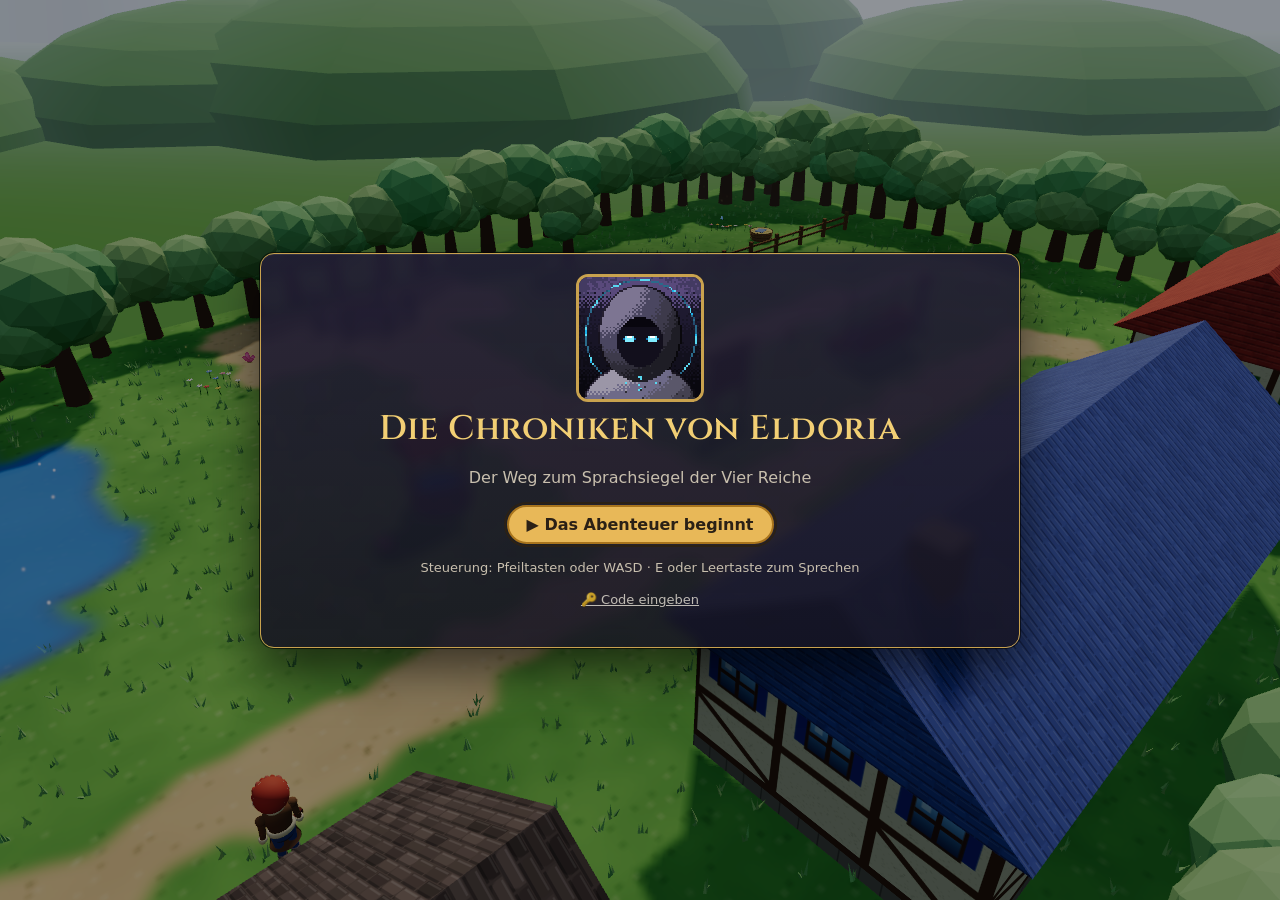
<file: index.html>
<!doctype html>
<html lang="de">
<head>
  <meta charset="utf-8">
  <meta name="viewport" content="width=device-width, initial-scale=1, maximum-scale=1, viewport-fit=cover">
  <meta name="theme-color" content="#10121a">
  <title>Die Chroniken von Eldoria</title>
  <link rel="stylesheet" href="fonts/schriften.css">
  <link rel="stylesheet" href="css/style.css">
  <link rel="stylesheet" href="css/thema3d.css">
</head>
<body>
  <header id="hud" hidden>
    <div class="hud-held">
      <img id="hud-bild" alt="">
      <div>
        <div id="hud-name">–</div>
        <div id="hud-stufe">Stufe 1</div>
        <div id="hud-herzen" title="Deine Herzen"></div>
      </div>
    </div>
    <div class="hud-xp" title="Erfahrungspunkte">
      <div class="xp-balken"><div id="hud-xp-fuellung"></div></div>
      <div id="hud-xp-text">0 XP</div>
    </div>
    <div id="hud-reich" title="Hier bist du gerade"></div>
    <nav class="hud-knoepfe">
      <button data-aktion="ziele" title="Aufgaben (Q)">📋 <span>Aufgaben</span></button>
      <button data-aktion="inventar" title="Inventar (I)">🎒 <span>Inventar</span></button>
      <button data-aktion="heldenpass" title="Heldenpass (P)">🪪 <span>Heldenpass</span></button>
      <button data-aktion="menue" title="Menü (Esc)">☰ <span>Menü</span></button>
    </nav>
  </header>

  <main id="buehne">
    <div id="spiel"></div>
    <div id="hinweis" hidden></div>
  </main>

  <div id="overlay" hidden>
    <div id="fenster" role="dialog" aria-modal="true"></div>
  </div>
  <div id="toasts" aria-live="polite"></div>

  <script type="module" src="src/main3d.js"></script>
</body>
</html>
</file>
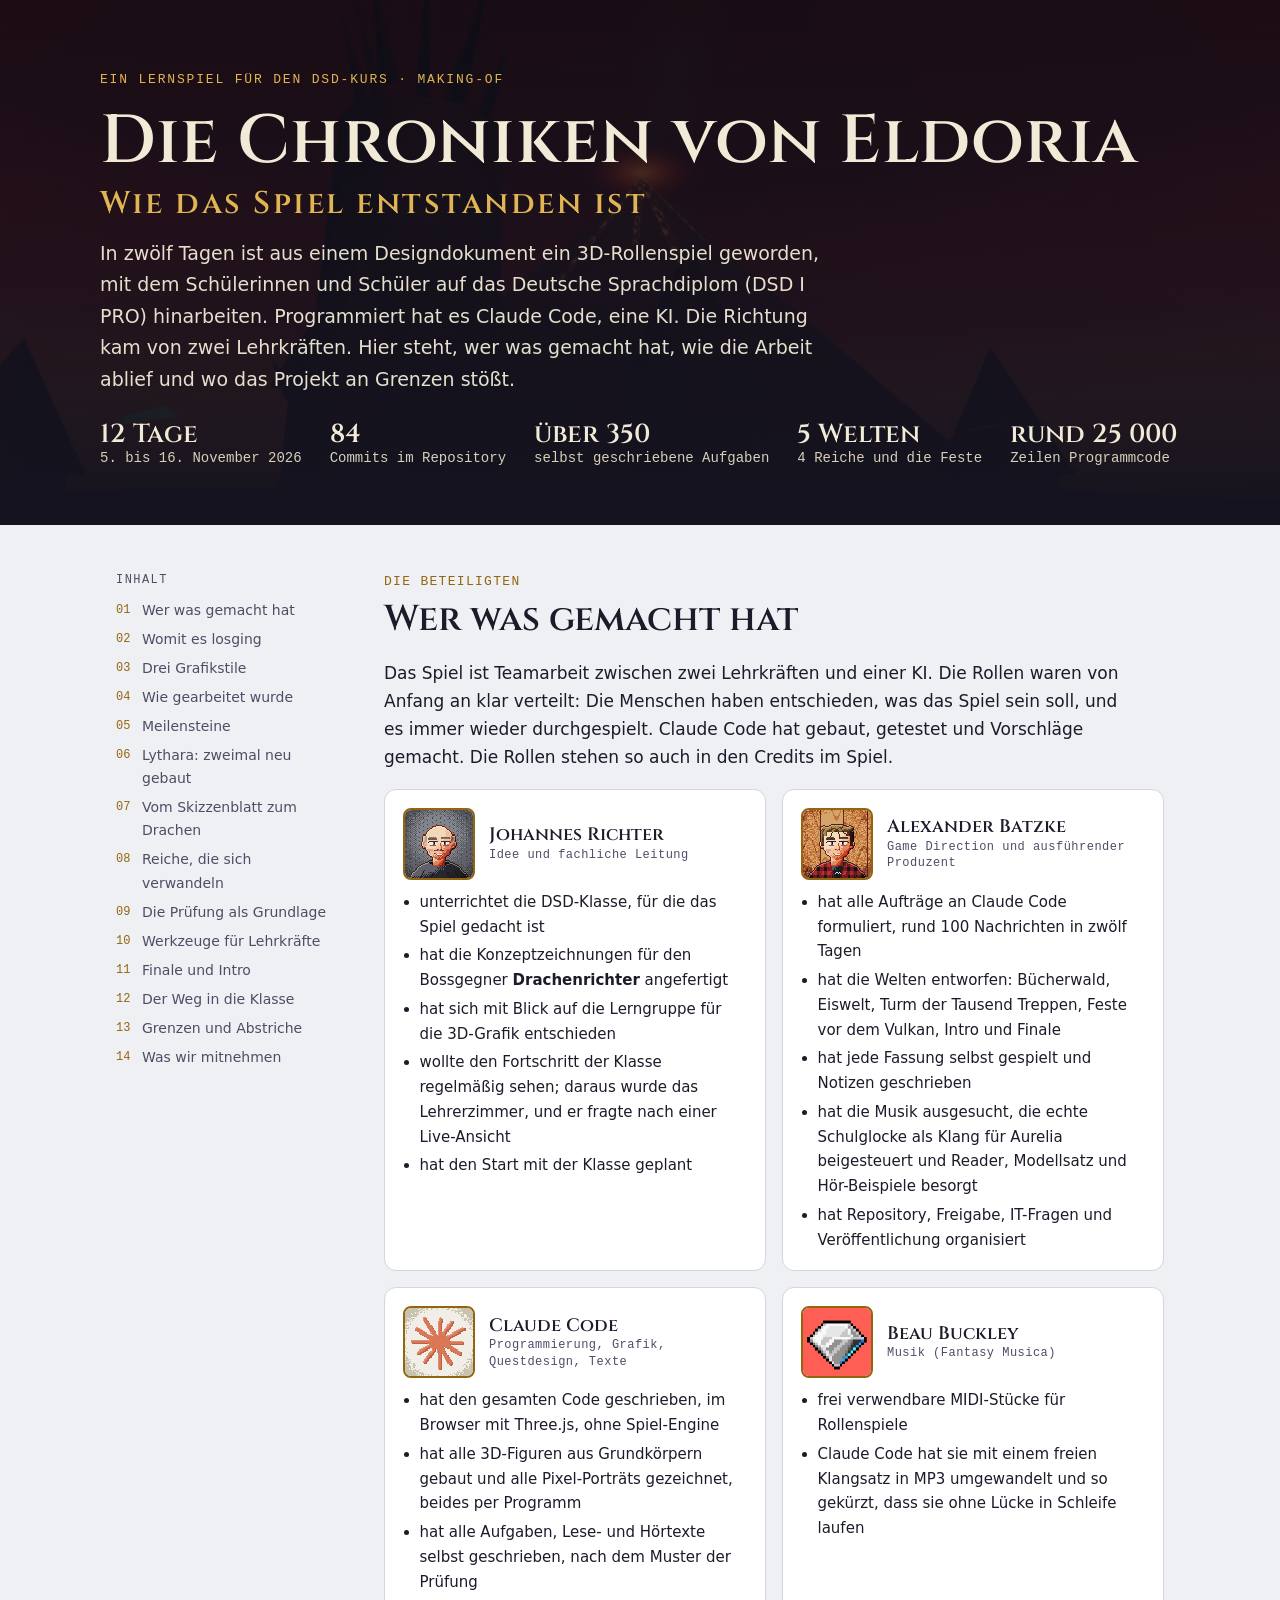
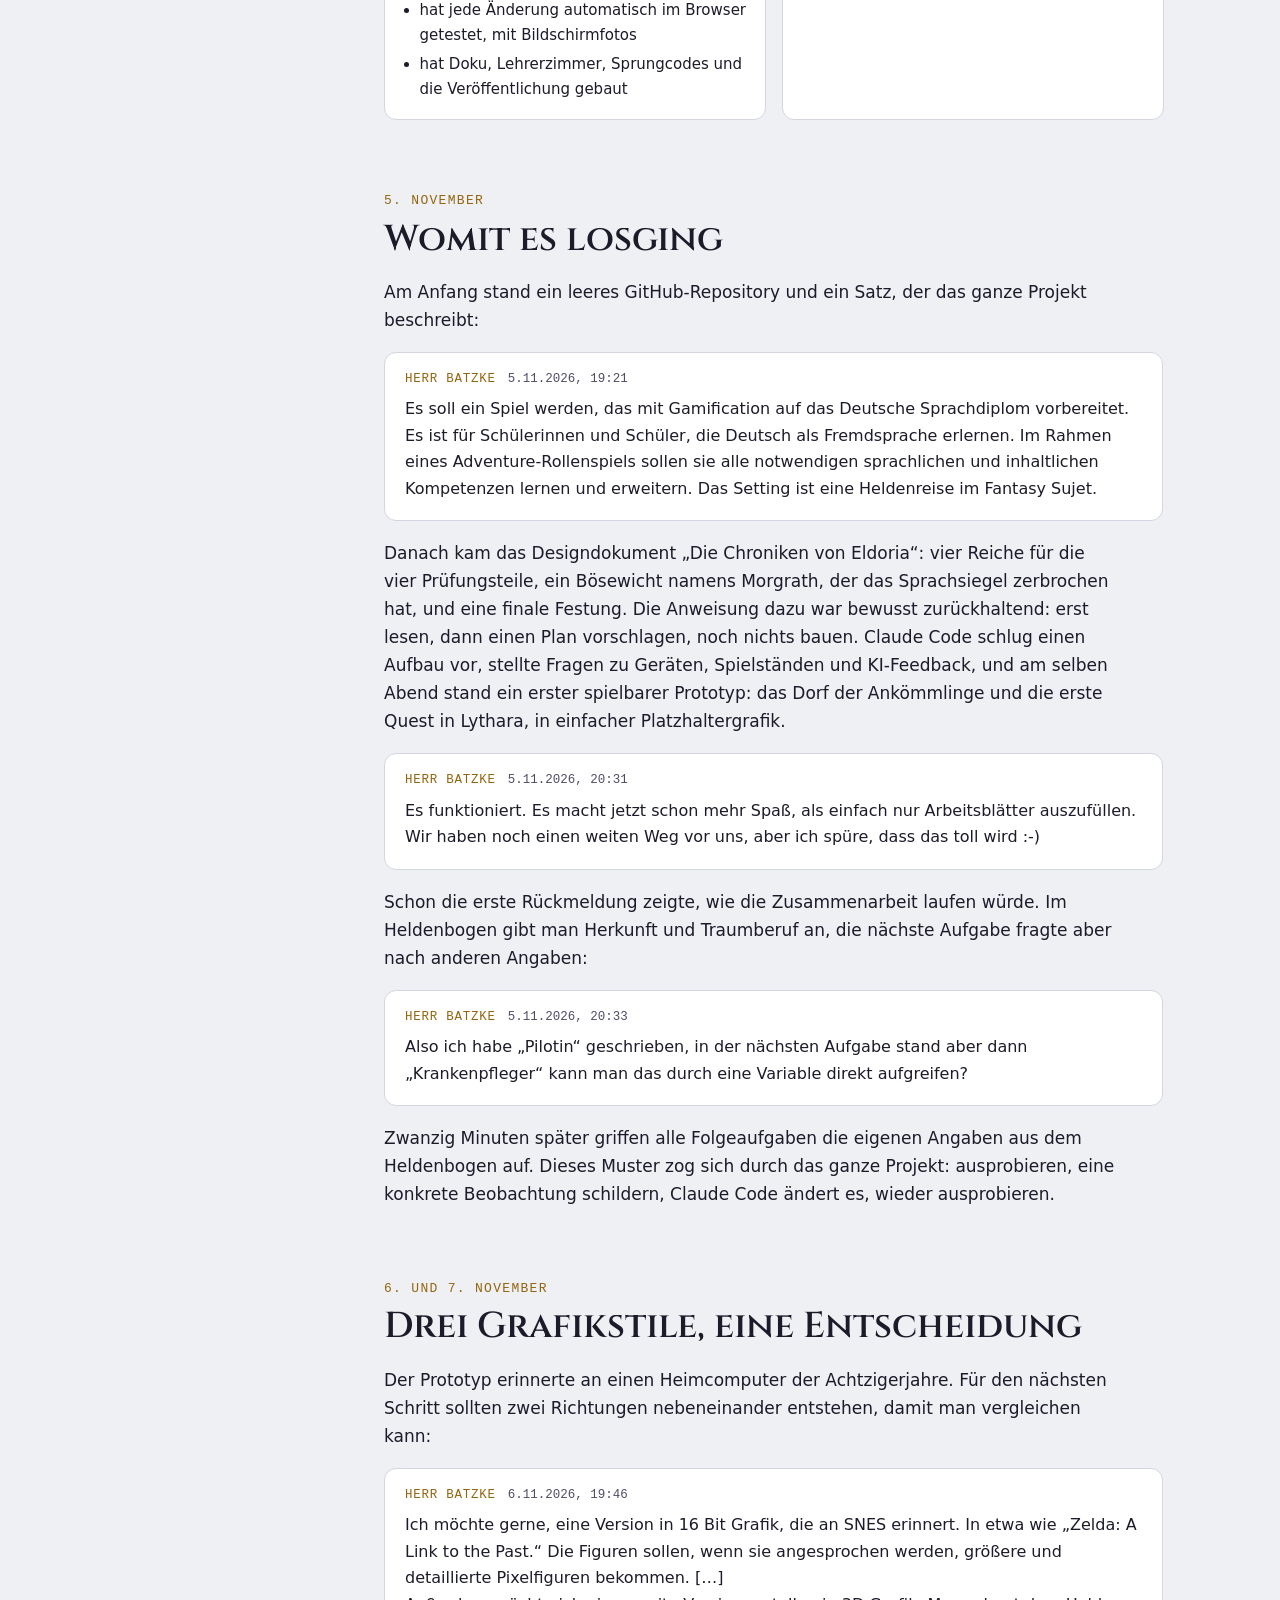
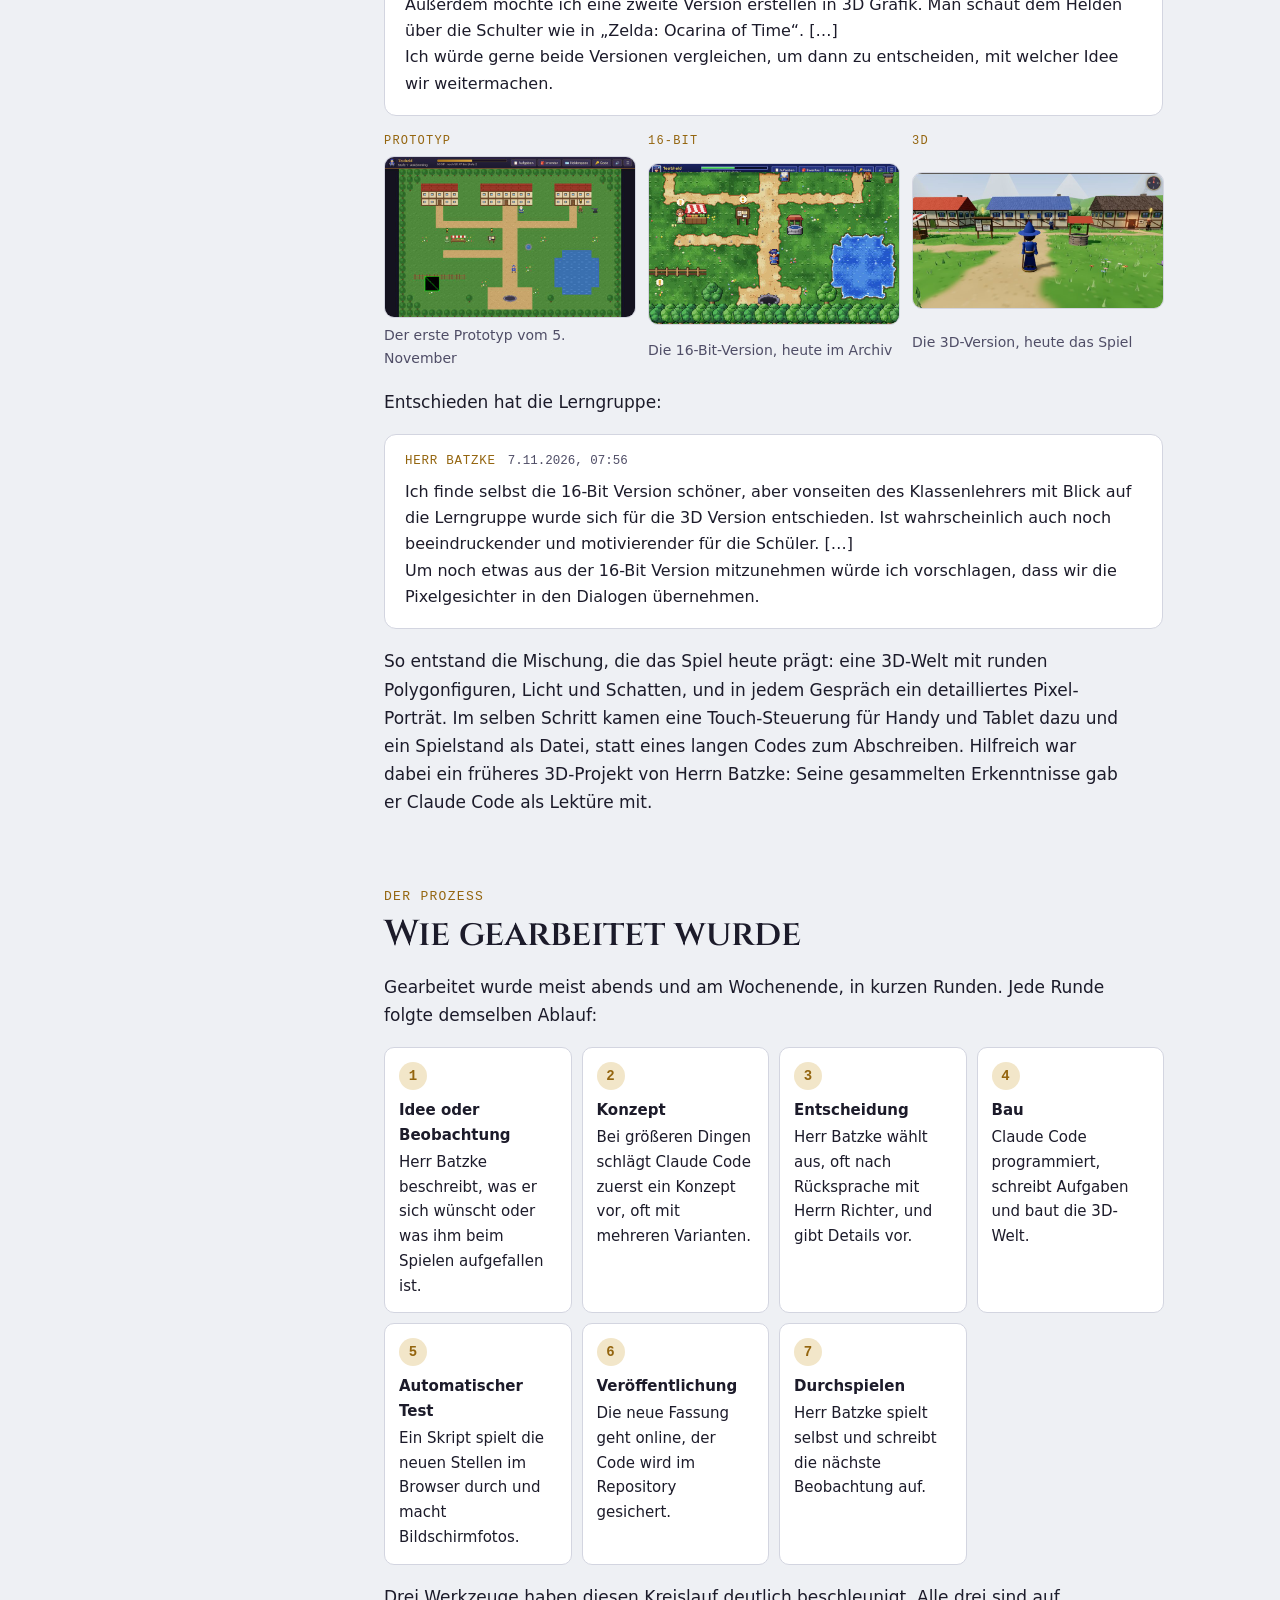
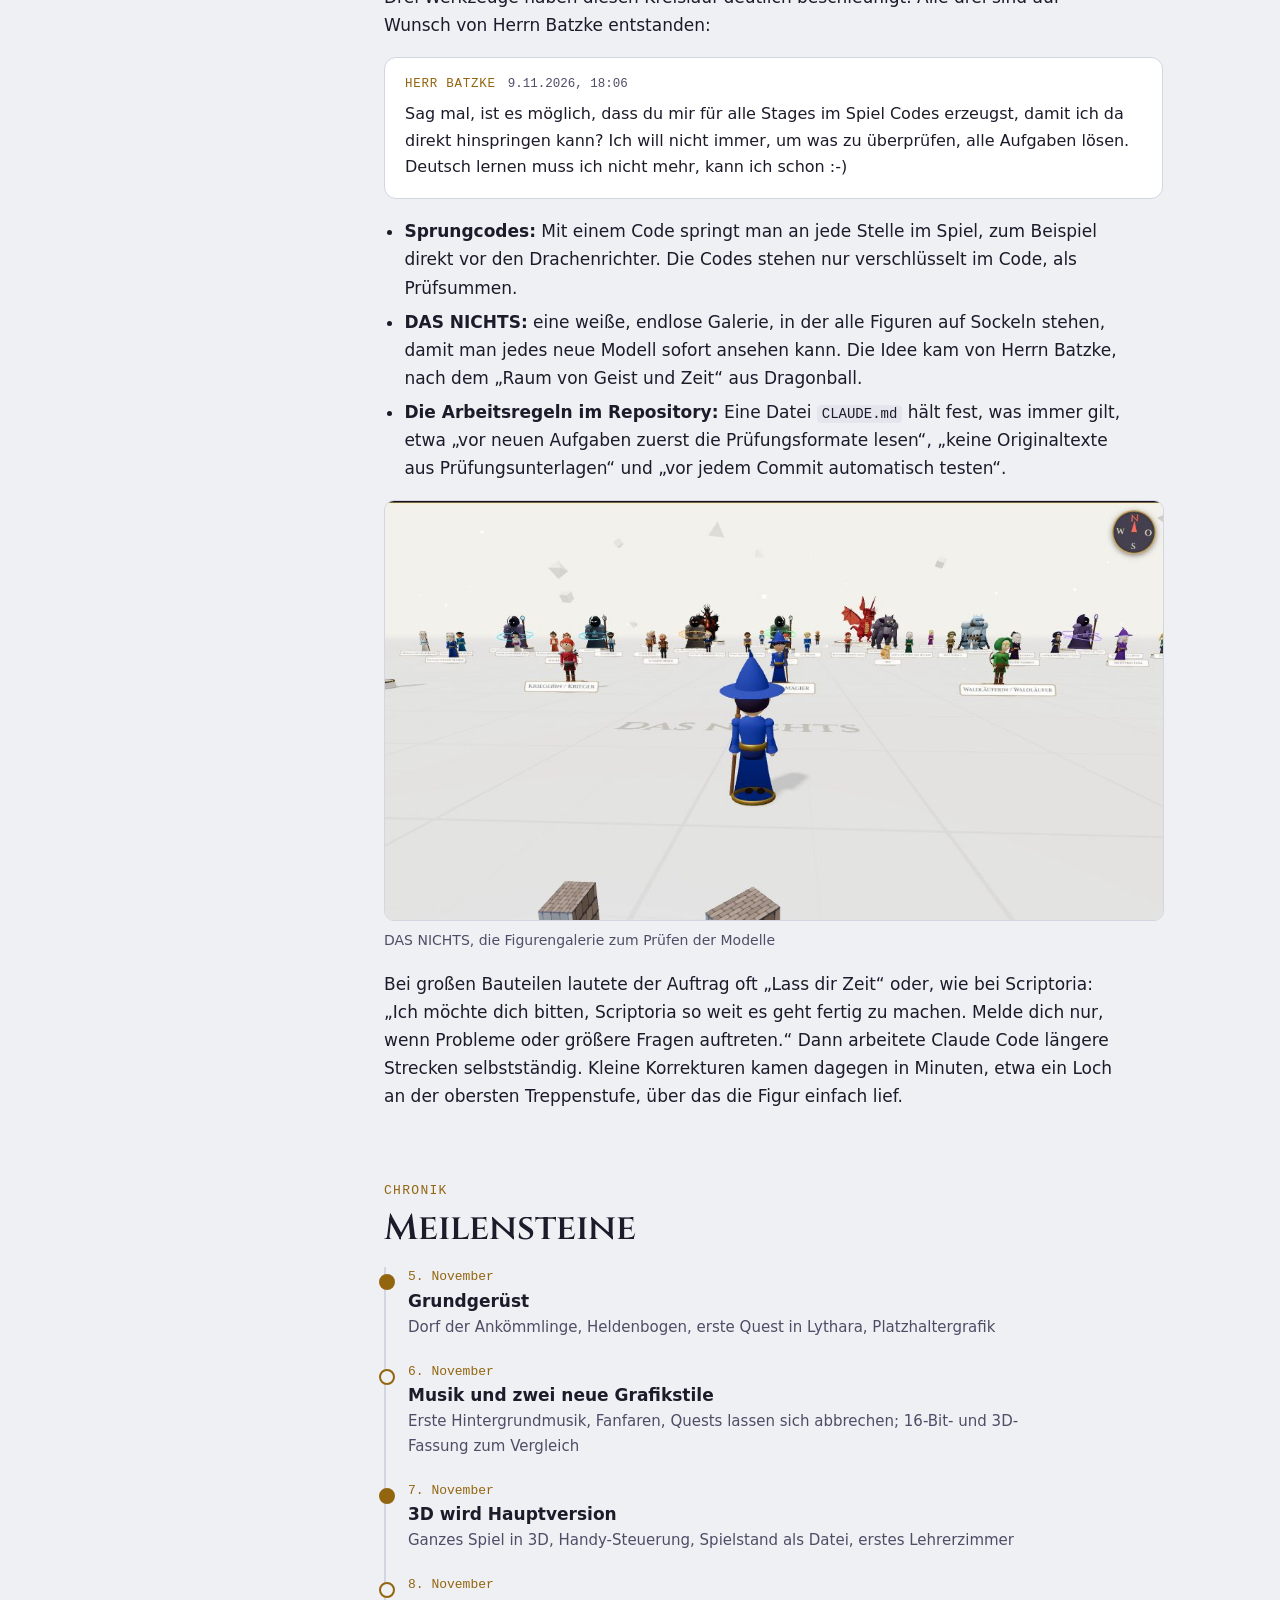
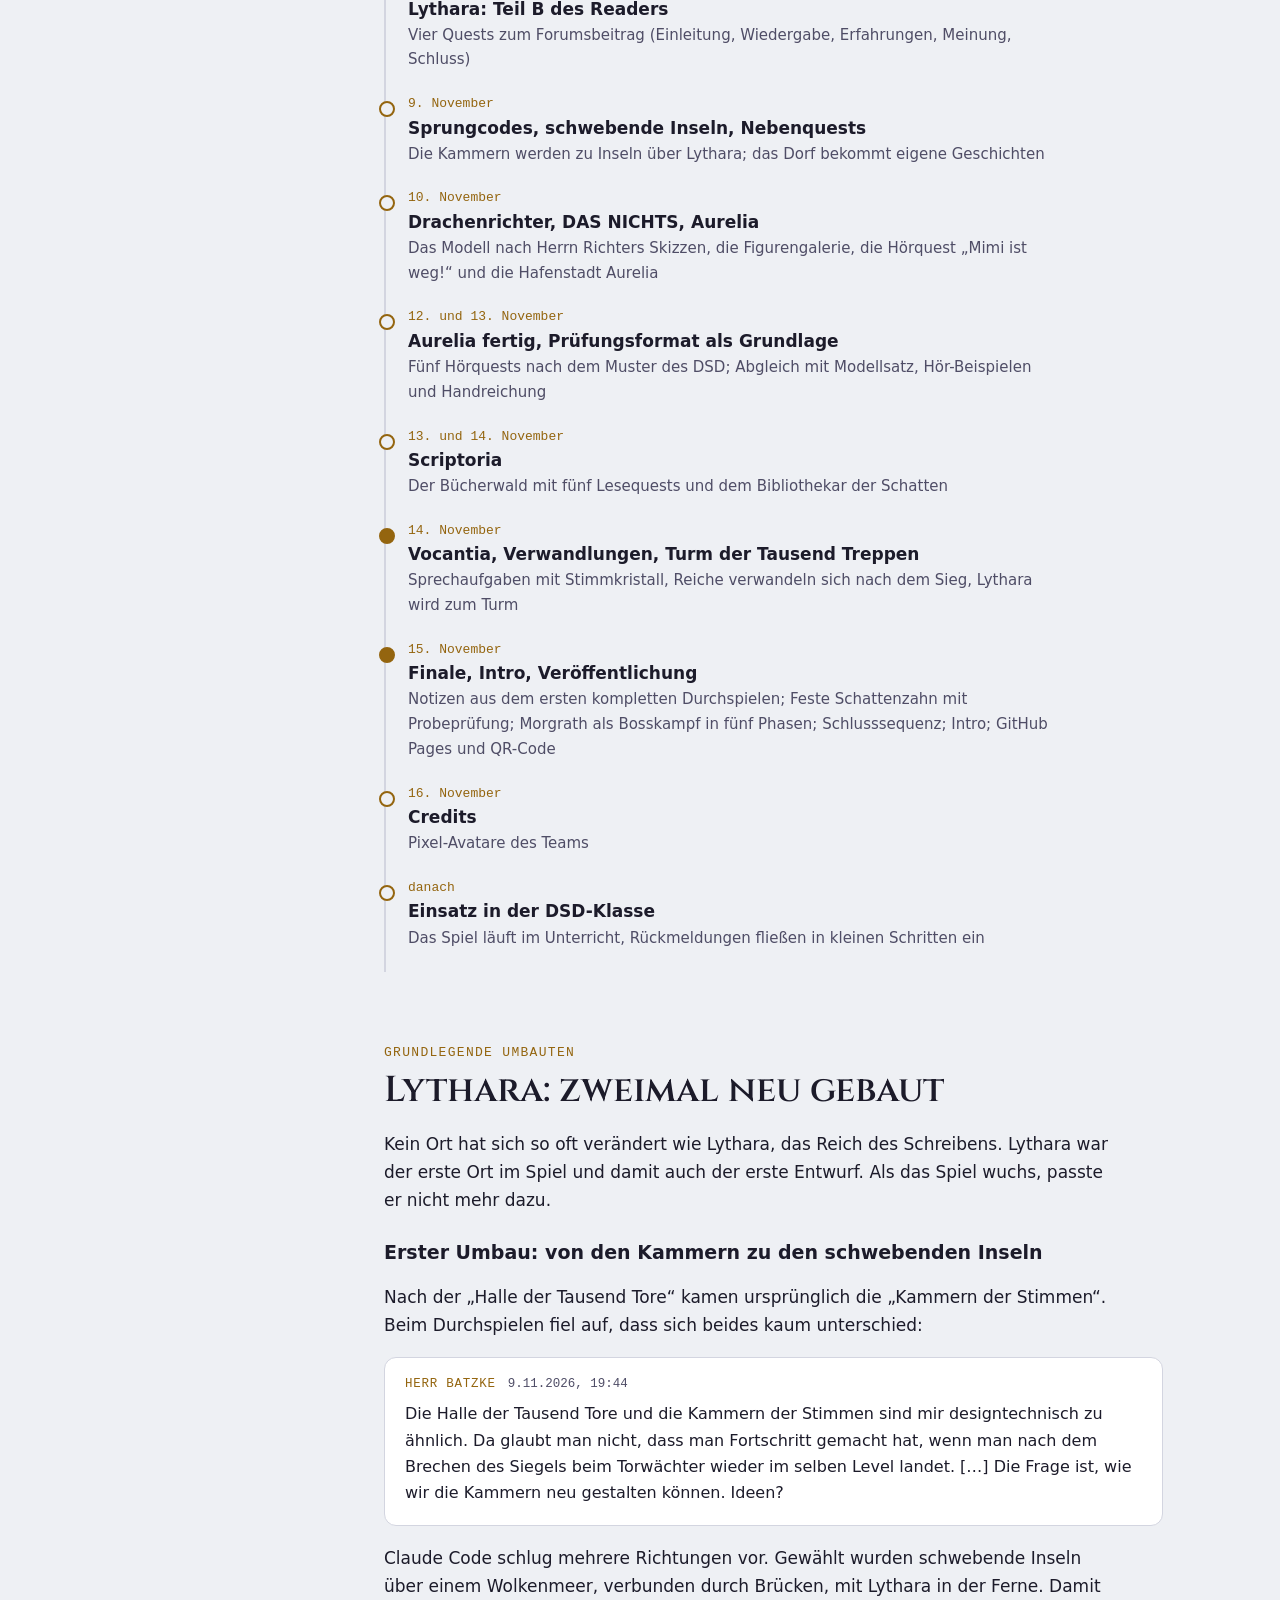
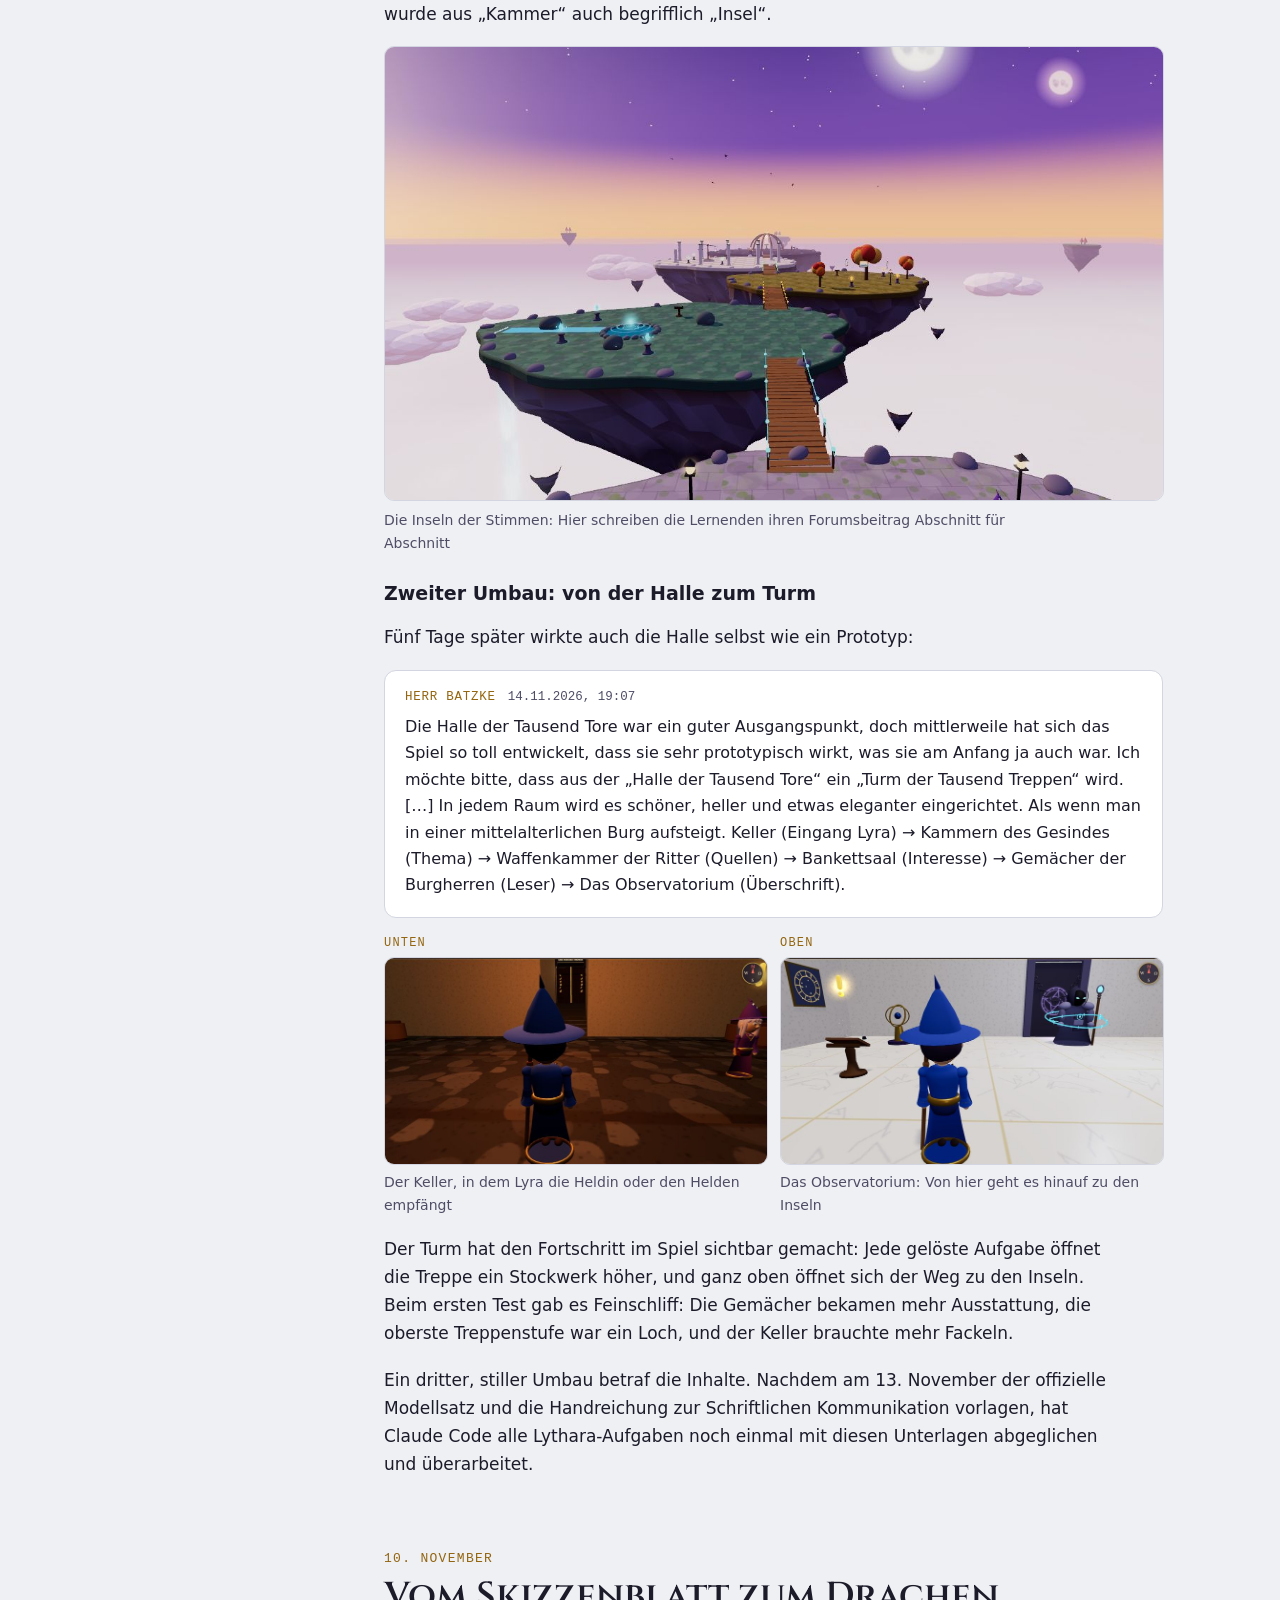
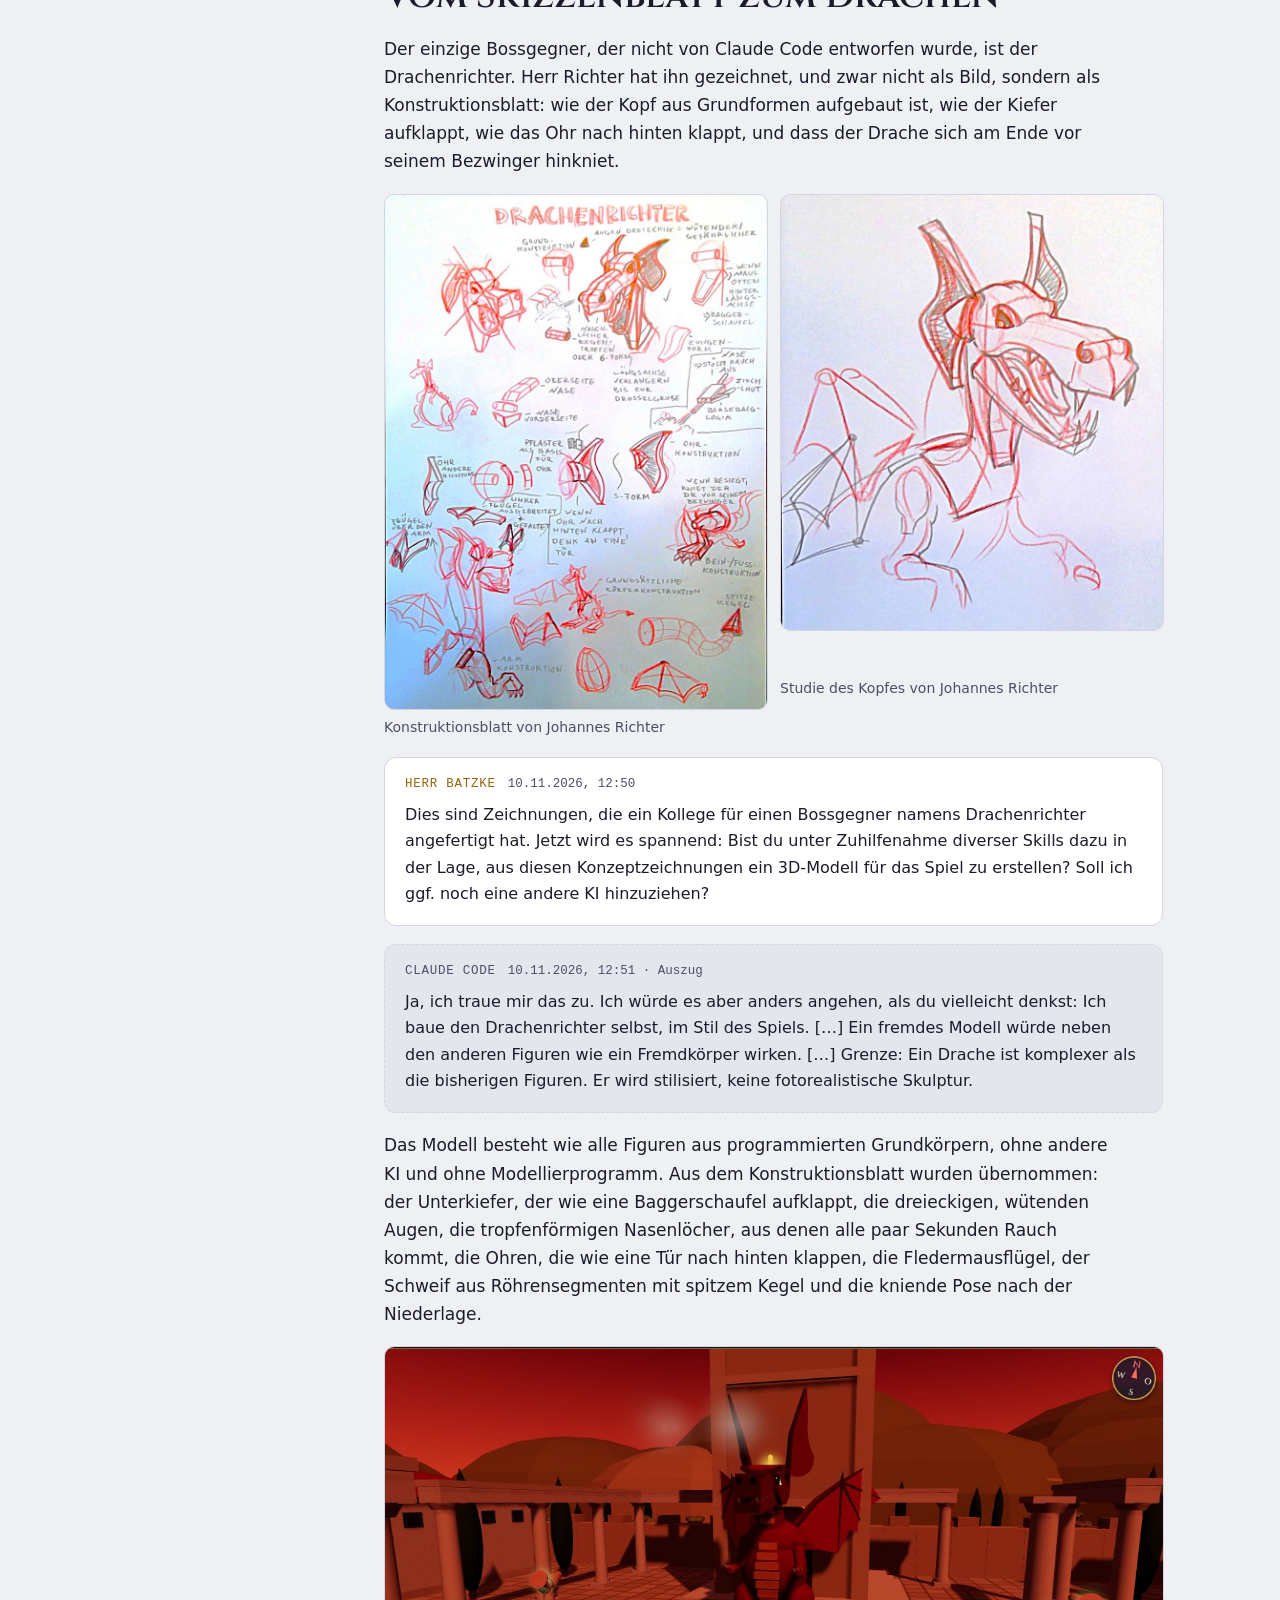
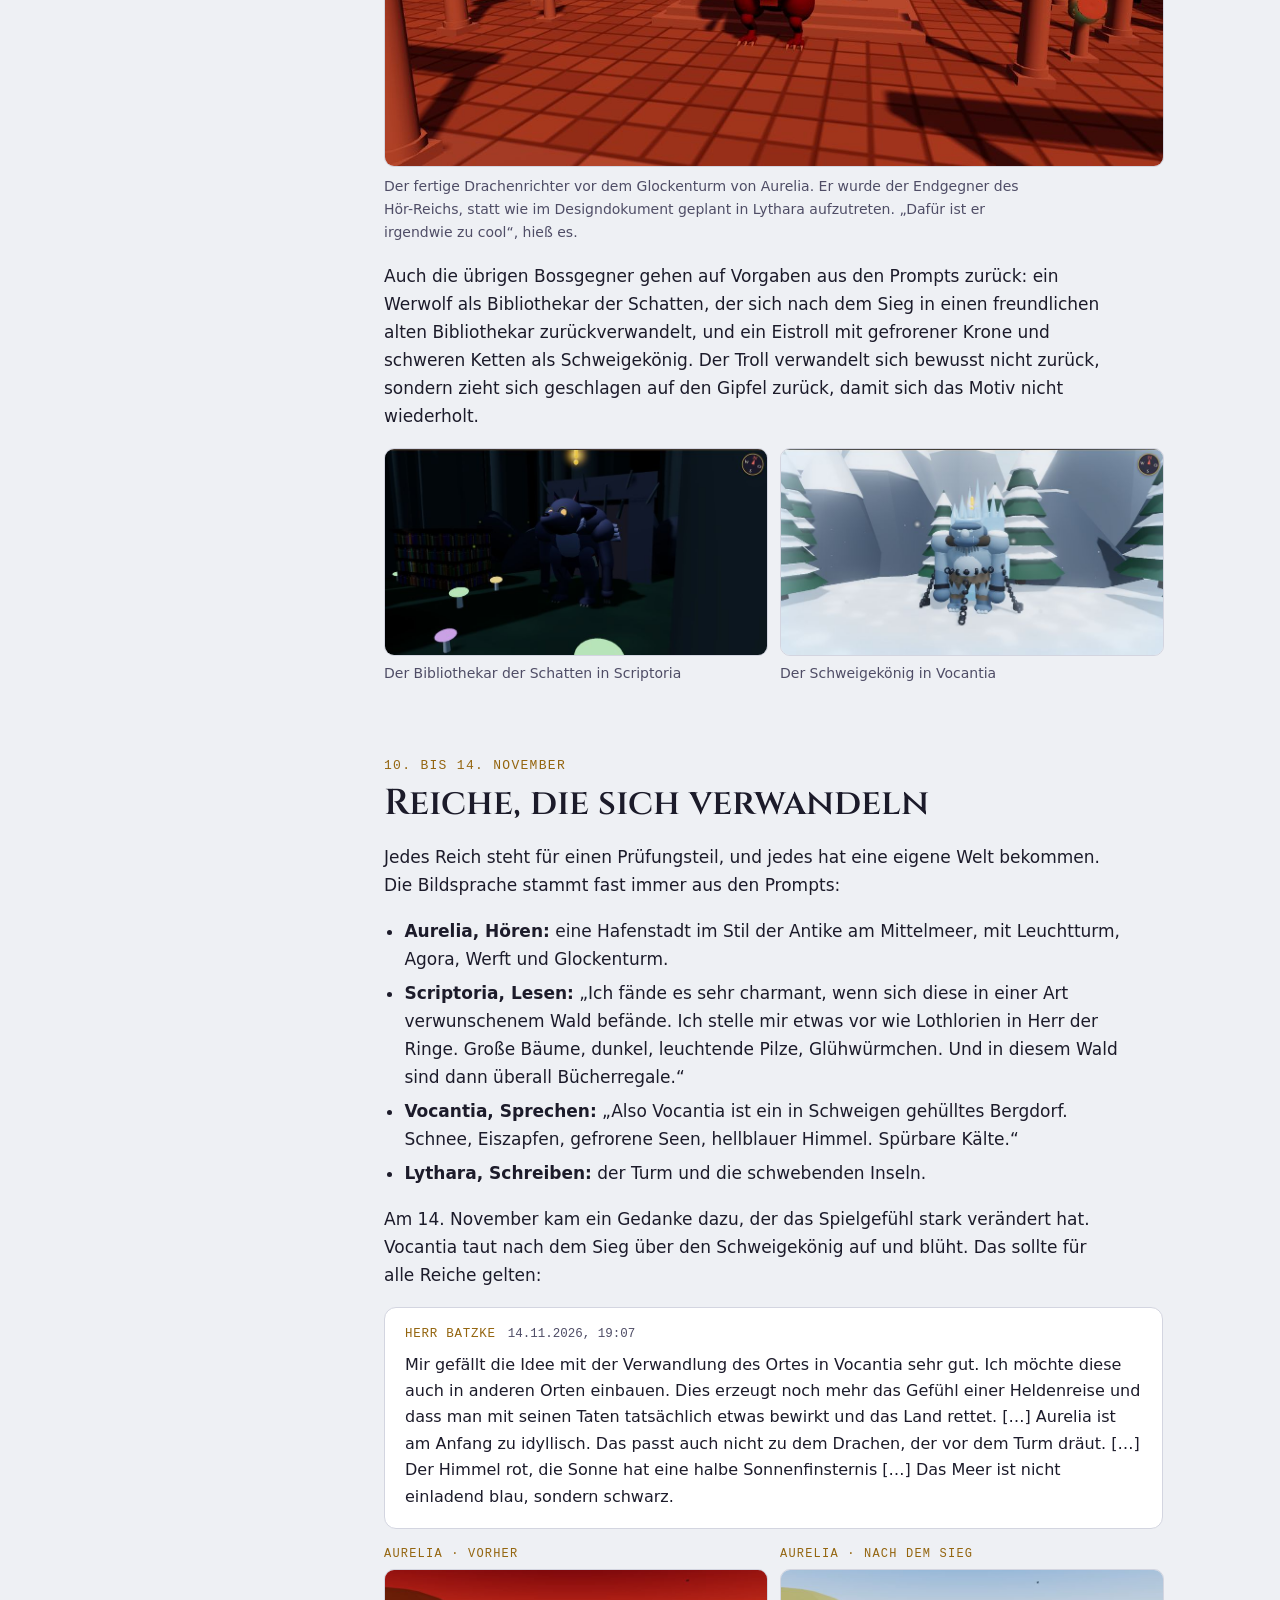
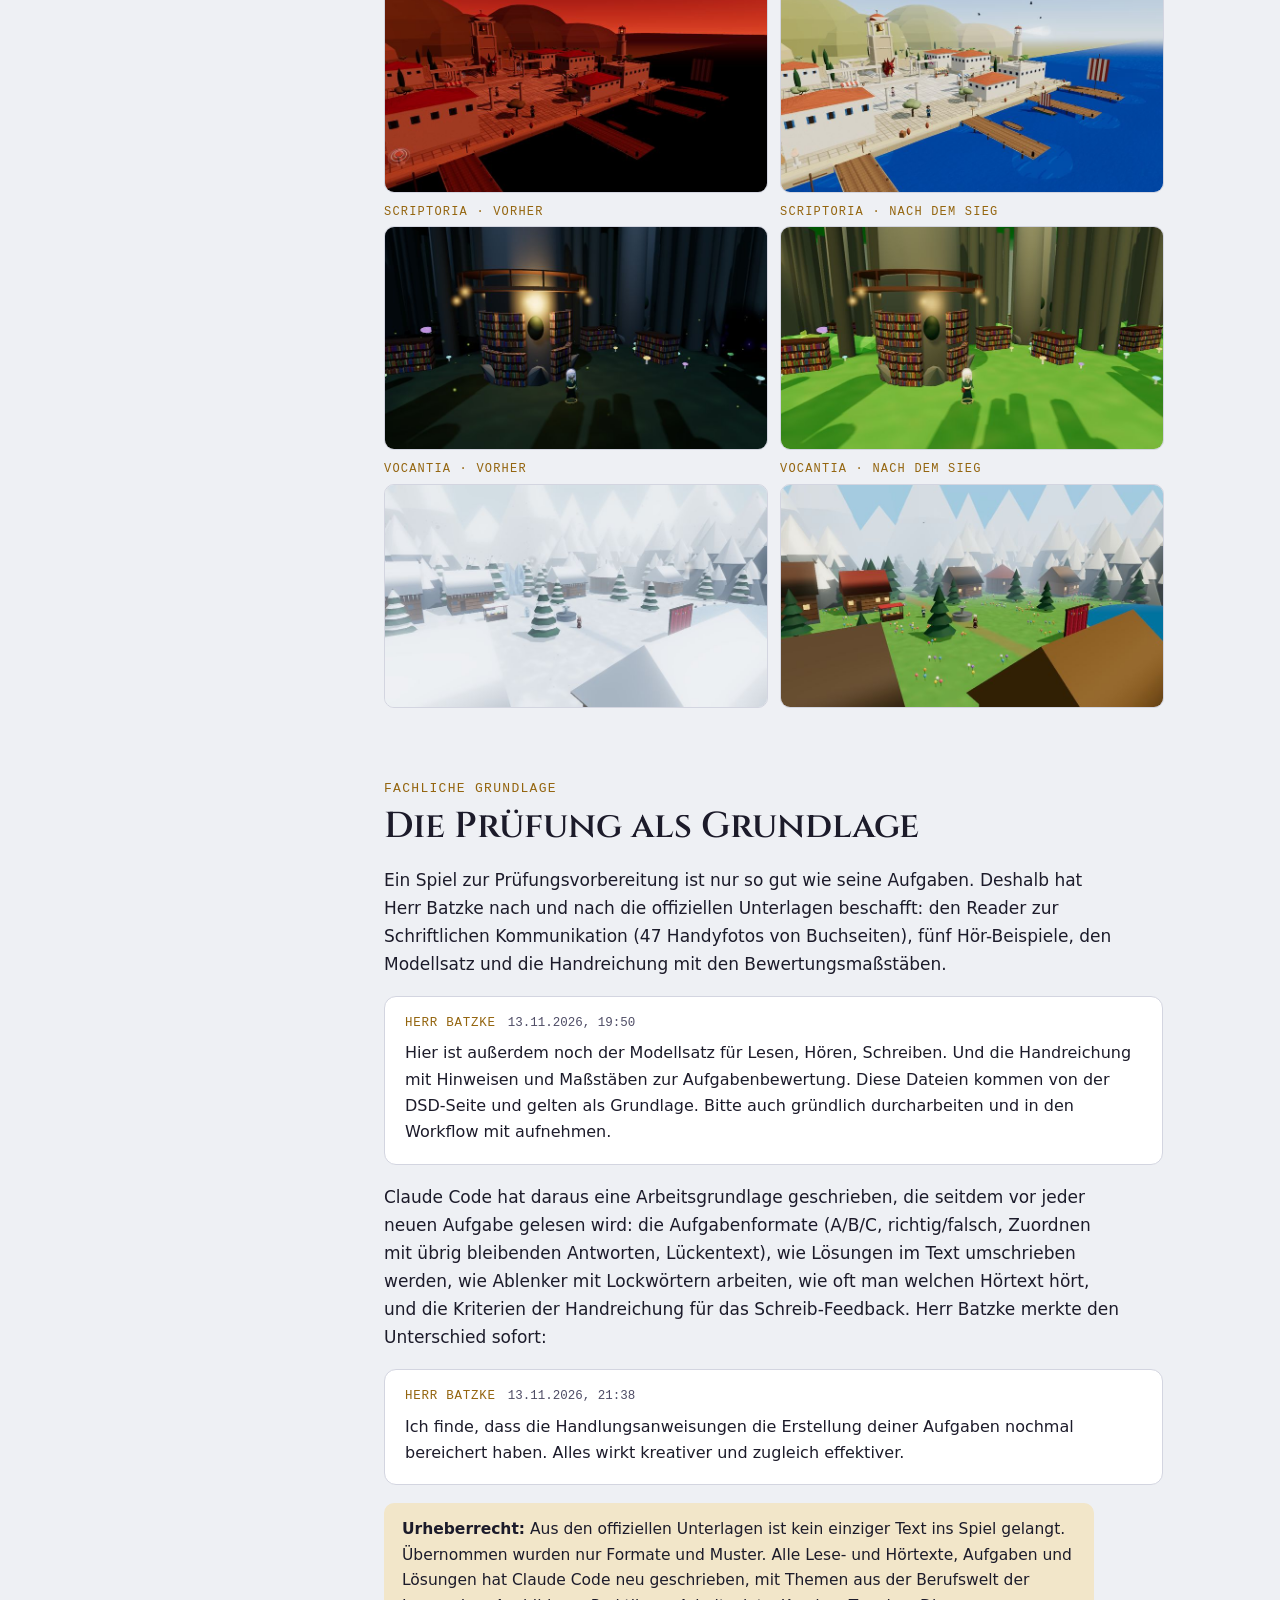
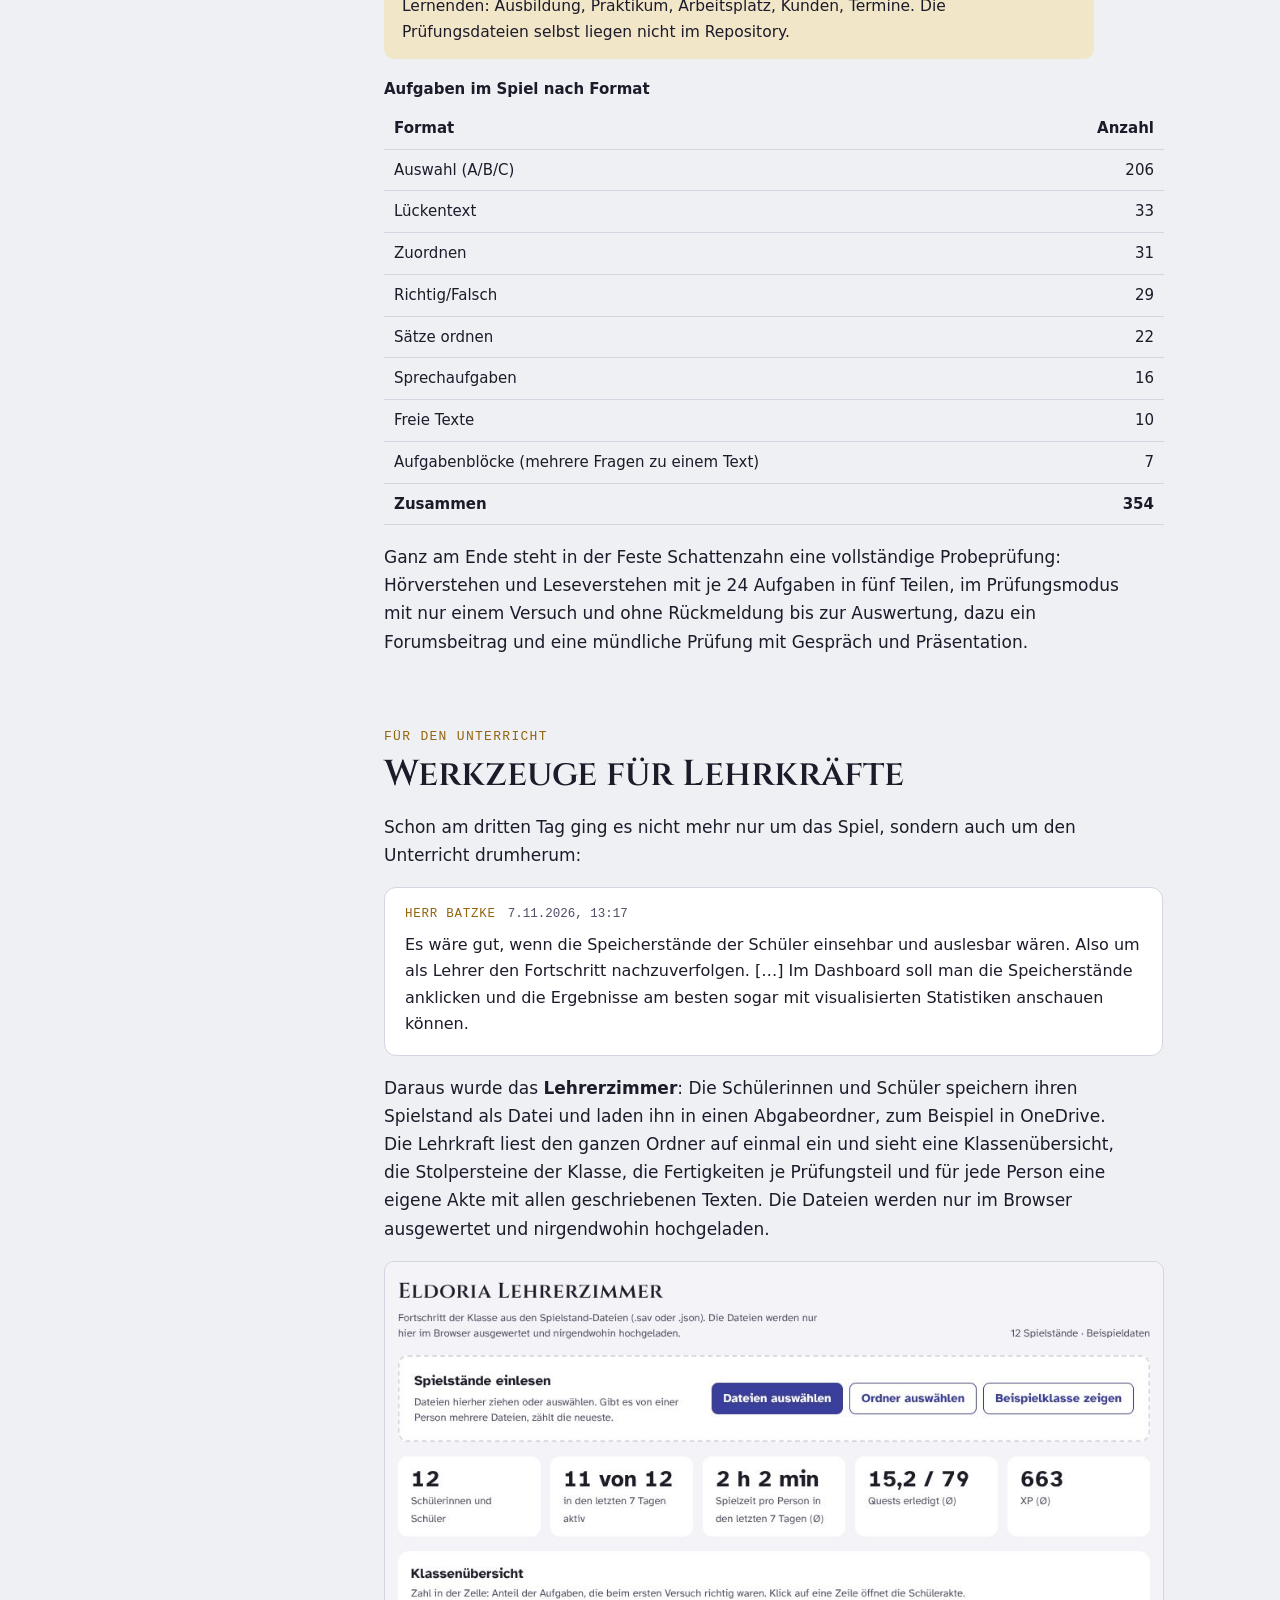
<file: making-of/index.html>
<!doctype html>
<html lang="de">
<head>
<meta charset="utf-8">
<meta name="viewport" content="width=device-width, initial-scale=1, viewport-fit=cover">
<title>Eldoria Making-of</title>
<meta name="description" content="Wie das DSD-Lernspiel „Die Chroniken von Eldoria“ entstanden ist: Rollen, Prompts, Meilensteine, Umbauten und Grenzen.">
<style>:root{color-scheme:light;padding-top:env(safe-area-inset-top,0px);padding-bottom:env(safe-area-inset-bottom,0px)}[hidden]{display:none!important}</style>
<meta name="claude:viewport-fit-sides" content="cover">
<link rel="stylesheet" href="../fonts/schriften.css">
<style>
  /* Layout: dunkles Titelbild wie ein Spielbildschirm, darunter ein Lesetext mit Inhaltsleiste links (breite Bildschirme),
     Prompts als Zitatkarten mit Datum, Bilder in voller Spaltenbreite, Vorher-nachher-Paare nebeneinander. */
  :root {
    --bg: #eef0f4;
    --flaeche: #ffffff;
    --flaeche-2: #e4e6ee;
    --tinte: #1c1b2a;
    --tinte-2: #4f4d66;
    --linie: #d3d5e0;
    --gold: #94650f;
    --gold-weich: #f2e6c9;
    --lava: #a3321e;
    --nacht: #14131f;
    --nacht-text: #f1ead6;
    --nacht-gold: #e2b553;
    --display: "Cinzel", Georgia, "Times New Roman", serif;
    --text: "Inter", "Segoe UI", system-ui, sans-serif;
    --mono: "IBM Plex Mono", ui-monospace, "SFMono-Regular", Consolas, monospace;
  }
  @media (prefers-color-scheme: dark) {
    :root:not([data-theme="light"]) {
      --bg: #11111a; --flaeche: #1b1b28; --flaeche-2: #242435; --tinte: #ecebf4; --tinte-2: #aaa8bf;
      --linie: #2e2e42; --gold: #e2b553; --gold-weich: #33291a; --lava: #ec6a45; color-scheme: dark;
    }
  }
  :root[data-theme="dark"] {
    --bg: #11111a; --flaeche: #1b1b28; --flaeche-2: #242435; --tinte: #ecebf4; --tinte-2: #aaa8bf;
    --linie: #2e2e42; --gold: #e2b553; --gold-weich: #33291a; --lava: #ec6a45; color-scheme: dark;
  }
  * { box-sizing: border-box; }
  body { margin: 0; background: var(--bg); color: var(--tinte); font: 400 17px/1.65 var(--text); }
  img { max-width: 100%; display: block; }
  a { color: var(--gold); text-underline-offset: 3px; }
  a:focus-visible, summary:focus-visible { outline: 3px solid var(--gold); outline-offset: 2px; border-radius: 3px; }

  /* Titelbild */
  .titel {
    position: relative; background: var(--nacht); color: var(--nacht-text); overflow: hidden;
    padding-left: max(16px, env(safe-area-inset-left, 0px)); padding-right: max(16px, env(safe-area-inset-right, 0px));
    padding-block: 72px 56px;
  }
  .titel::before {
    content: ""; position: absolute; inset: 0; background-image: var(--titelbild); background-size: cover; background-position: center 35%;
    opacity: .5; filter: saturate(1.1);
  }
  .titel::after { content: ""; position: absolute; inset: 0; background: linear-gradient(180deg, #14131f55 0%, #14131fcc 62%, #14131f 100%); }
  .titel-innen { position: relative; z-index: 1; max-width: 1080px; margin: 0 auto; display: grid; gap: 18px; }
  .ueberzeile { font: 500 13px/1.3 var(--mono); letter-spacing: .14em; text-transform: uppercase; color: var(--nacht-gold); margin: 0; }
  .titel h1 { font: 700 clamp(34px, 6vw, 68px)/1.04 var(--display); margin: 0; letter-spacing: .01em; text-wrap: balance; }
  .titel h1 span { display: block; font-size: .46em; color: var(--nacht-gold); letter-spacing: .08em; margin-top: 10px; }
  .titel p.lead { max-width: 62ch; font-size: 19px; margin: 0; color: #e6dfcd; }
  .eckdaten { display: flex; flex-wrap: wrap; gap: 10px 28px; margin: 8px 0 0; padding: 0; list-style: none; font: 500 14px/1.4 var(--mono); color: #d8cfb8; }
  .eckdaten b { display: block; font: 700 26px/1.1 var(--display); color: var(--nacht-text); }

  /* Seite */
  .seite {
    max-width: 1080px; margin: 0 auto; display: grid; grid-template-columns: 220px minmax(0, 1fr); gap: 48px;
    padding-left: max(16px, env(safe-area-inset-left, 0px)); padding-right: max(16px, env(safe-area-inset-right, 0px));
    padding-block: 48px 80px;
  }
  @media (max-width: 900px) { .seite { grid-template-columns: minmax(0, 1fr); gap: 24px; } }
  nav.inhalt { position: sticky; top: calc(env(safe-area-inset-top, 0px) + 24px); align-self: start; font-size: 14px; }
  nav.inhalt h2 { font: 500 12px/1.3 var(--mono); letter-spacing: .12em; text-transform: uppercase; color: var(--tinte-2); margin: 0 0 10px; }
  nav.inhalt ol { margin: 0; padding: 0; list-style: none; display: grid; gap: 6px; counter-reset: k; }
  nav.inhalt li { counter-increment: k; }
  nav.inhalt a { color: var(--tinte-2); text-decoration: none; display: grid; grid-template-columns: 26px 1fr; }
  nav.inhalt a::before { content: counter(k, decimal-leading-zero); font: 500 12px/1.9 var(--mono); color: var(--gold); }
  nav.inhalt a:hover { color: var(--tinte); }
  @media (max-width: 900px) {
    nav.inhalt { position: static; background: var(--flaeche); border: 1px solid var(--linie); border-radius: 10px; padding: 14px 16px; }
    nav.inhalt ol { grid-template-columns: repeat(auto-fit, minmax(200px, 1fr)); }
  }

  article { min-width: 0; display: grid; gap: 72px; }
  section { display: grid; gap: 18px; scroll-margin-top: 20px; }
  section > * { margin: 0; }
  h2 { font: 700 clamp(26px, 3.4vw, 36px)/1.15 var(--display); margin: 0; text-wrap: balance; }
  h2 .zeit { display: block; font: 500 13px/1.4 var(--mono); letter-spacing: .1em; text-transform: uppercase; color: var(--gold); margin-bottom: 8px; }
  h3 { font: 700 19px/1.3 var(--text); margin: 8px 0 0; text-wrap: balance; }
  p, li { max-width: 68ch; }
  ul.punkte { margin: 0; padding-left: 1.2em; display: grid; gap: 6px; }

  /* Prompt-Karten */
  figure.prompt { margin: 0; background: var(--flaeche); border: 1px solid var(--linie); border-radius: 12px; padding: 18px 20px; max-width: 72ch; }
  figure.prompt figcaption { display: flex; flex-wrap: wrap; gap: 4px 12px; align-items: baseline; font: 500 12.5px/1.4 var(--mono); color: var(--tinte-2); margin-bottom: 8px; }
  figure.prompt figcaption .wer { color: var(--gold); letter-spacing: .06em; text-transform: uppercase; }
  figure.prompt blockquote { margin: 0; font-size: 16px; white-space: pre-line; }
  figure.prompt.antwort { background: var(--flaeche-2); border-style: dashed; }
  figure.prompt.antwort figcaption .wer { color: var(--tinte-2); }

  /* Bilder */
  figure.bild { margin: 0; display: grid; gap: 8px; }
  figure.bild img { border-radius: 10px; border: 1px solid var(--linie); width: 100%; height: auto; background: var(--flaeche-2); }
  figure.bild figcaption, .paar figcaption { font-size: 14px; color: var(--tinte-2); max-width: 72ch; }
  .paar { display: grid; grid-template-columns: repeat(2, minmax(0, 1fr)); gap: 12px; margin: 0; }
  .paar > figure { margin: 0; display: grid; gap: 6px; }
  .paar img { border-radius: 10px; border: 1px solid var(--linie); width: 100%; height: auto; }
  .paar .marke { font: 500 12px/1.3 var(--mono); letter-spacing: .1em; text-transform: uppercase; color: var(--gold); }
  .drei { grid-template-columns: repeat(3, minmax(0, 1fr)); }
  @media (max-width: 640px) { .paar, .drei { grid-template-columns: minmax(0, 1fr); } }

  /* Team */
  .team { display: grid; grid-template-columns: repeat(auto-fit, minmax(300px, 1fr)); gap: 16px; }
  .person { background: var(--flaeche); border: 1px solid var(--linie); border-radius: 12px; padding: 18px; display: grid; gap: 10px; align-content: start; }
  .person header { display: grid; grid-template-columns: 72px 1fr; gap: 14px; align-items: center; }
  .person img { width: 72px; height: 72px; image-rendering: pixelated; border-radius: 8px; border: 2px solid var(--gold); }
  .person h3 { margin: 0; font: 700 18px/1.25 var(--display); }
  .person .rolle { font: 500 12px/1.35 var(--mono); color: var(--tinte-2); letter-spacing: .04em; }
  .person ul { margin: 0; padding-left: 1.1em; font-size: 15px; display: grid; gap: 4px; }

  /* Zeitstrahl */
  ol.zeitstrahl { list-style: none; margin: 0; padding: 0; display: grid; gap: 0; border-left: 2px solid var(--linie); }
  ol.zeitstrahl li { position: relative; padding: 0 0 22px 22px; max-width: none; }
  ol.zeitstrahl li::before { content: ""; position: absolute; left: -7px; top: 7px; width: 12px; height: 12px; border-radius: 50%; background: var(--bg); border: 2px solid var(--gold); }
  ol.zeitstrahl li.gross::before { background: var(--gold); }
  ol.zeitstrahl time { font: 500 13px/1.5 var(--mono); color: var(--gold); display: block; }
  ol.zeitstrahl b { display: block; }
  ol.zeitstrahl span { color: var(--tinte-2); font-size: 15px; display: block; max-width: 68ch; }

  /* Arbeitskreislauf */
  ol.kreis { list-style: none; margin: 0; padding: 0; display: grid; grid-template-columns: repeat(auto-fit, minmax(170px, 1fr)); gap: 10px; counter-reset: s; }
  ol.kreis li { counter-increment: s; background: var(--flaeche); border: 1px solid var(--linie); border-radius: 10px; padding: 14px; font-size: 15px; max-width: none; }
  ol.kreis li::before { content: counter(s); display: grid; place-items: center; width: 28px; height: 28px; border-radius: 50%; background: var(--gold-weich); color: var(--gold); font: 700 14px/1 var(--mono); margin-bottom: 8px; }
  ol.kreis b { display: block; margin-bottom: 2px; }

  /* Grenzen */
  .grenzen { display: grid; grid-template-columns: repeat(auto-fit, minmax(260px, 1fr)); gap: 14px; }
  .grenze { background: var(--flaeche); border: 1px solid var(--linie); border-radius: 12px; padding: 16px 18px; display: grid; gap: 6px; align-content: start; }
  .grenze h3 { margin: 0; font-size: 16.5px; }
  .grenze p { font-size: 15px; color: var(--tinte-2); }
  .grenze .loesung { color: var(--tinte); }
  .grenze .loesung::before { content: "Lösung im Spiel: "; font-weight: 600; color: var(--gold); }

  .zahlen { width: 100%; border-collapse: collapse; font-size: 15px; font-variant-numeric: tabular-nums; }
  .zahlen th, .zahlen td { text-align: left; padding: 8px 10px; border-bottom: 1px solid var(--linie); }
  .zahlen td:last-child, .zahlen th:last-child { text-align: right; }
  .tabelle { overflow-x: auto; }
  .hinweis { background: var(--gold-weich); border-radius: 10px; padding: 14px 18px; font-size: 15.5px; max-width: 72ch; }
  footer.ende { border-top: 1px solid var(--linie); padding-top: 24px; font-size: 14.5px; color: var(--tinte-2); display: grid; gap: 8px; }
  code { font: 14px var(--mono); background: var(--flaeche-2); padding: 1px 5px; border-radius: 4px; }
  @media (prefers-reduced-motion: no-preference) { html { scroll-behavior: smooth; } }
</style>
</head>
<body>
<header class="titel" style="--titelbild: url('bilder/titel.jpg')">
  <div class="titel-innen">
    <p class="ueberzeile">Ein Lernspiel für den DSD-Kurs · Making-of</p>
    <h1>Die Chroniken von Eldoria <span>Wie das Spiel entstanden ist</span></h1>
    <p class="lead">In zwölf Tagen ist aus einem Designdokument ein 3D-Rollenspiel geworden, mit dem Schülerinnen und Schüler auf das Deutsche Sprachdiplom (DSD I PRO) hinarbeiten. Programmiert hat es Claude Code, eine KI. Die Richtung kam von zwei Lehrkräften. Hier steht, wer was gemacht hat, wie die Arbeit ablief und wo das Projekt an Grenzen stößt.</p>
    <ul class="eckdaten" aria-label="Eckdaten">
      <li><b>12 Tage</b>5. bis 16. November 2026</li>
      <li><b>84</b>Commits im Repository</li>
      <li><b>über 350</b>selbst geschriebene Aufgaben</li>
      <li><b>5 Welten</b>4 Reiche und die Feste</li>
      <li><b>rund 25 000</b>Zeilen Programmcode</li>
    </ul>
  </div>
</header>

<div class="seite">
  <nav class="inhalt" aria-label="Inhalt">
    <h2>Inhalt</h2>
    <ol>
      <li><a href="#team">Wer was gemacht hat</a></li>
      <li><a href="#anfang">Womit es losging</a></li>
      <li><a href="#grafik">Drei Grafikstile</a></li>
      <li><a href="#arbeitsweise">Wie gearbeitet wurde</a></li>
      <li><a href="#meilensteine">Meilensteine</a></li>
      <li><a href="#lythara">Lythara: zweimal neu gebaut</a></li>
      <li><a href="#drache">Vom Skizzenblatt zum Drachen</a></li>
      <li><a href="#reiche">Reiche, die sich verwandeln</a></li>
      <li><a href="#pruefung">Die Prüfung als Grundlage</a></li>
      <li><a href="#lehrkraft">Werkzeuge für Lehrkräfte</a></li>
      <li><a href="#finale">Finale und Intro</a></li>
      <li><a href="#veroeffentlichung">Der Weg in die Klasse</a></li>
      <li><a href="#grenzen">Grenzen und Abstriche</a></li>
      <li><a href="#fazit">Was wir mitnehmen</a></li>
    </ol>
  </nav>

  <article>
    <!-- 1 Team -->
    <section id="team">
      <h2><span class="zeit">Die Beteiligten</span>Wer was gemacht hat</h2>
      <p>Das Spiel ist Teamarbeit zwischen zwei Lehrkräften und einer KI. Die Rollen waren von Anfang an klar verteilt: Die Menschen haben entschieden, was das Spiel sein soll, und es immer wieder durchgespielt. Claude Code hat gebaut, getestet und Vorschläge gemacht. Die Rollen stehen so auch in den Credits im Spiel.</p>
      <div class="team">
        <div class="person">
          <header><img src="bilder/avatar_richter.png" alt="Pixel-Avatar von Johannes Richter"><div><h3>Johannes Richter</h3><div class="rolle">Idee und fachliche Leitung</div></div></header>
          <ul>
            <li>unterrichtet die DSD-Klasse, für die das Spiel gedacht ist</li>
            <li>hat die Konzeptzeichnungen für den Bossgegner <b>Drachenrichter</b> angefertigt</li>
            <li>hat sich mit Blick auf die Lerngruppe für die 3D-Grafik entschieden</li>
            <li>wollte den Fortschritt der Klasse regelmäßig sehen; daraus wurde das Lehrerzimmer, und er fragte nach einer Live-Ansicht</li>
            <li>hat den Start mit der Klasse geplant</li>
          </ul>
        </div>
        <div class="person">
          <header><img src="bilder/avatar_batzke.png" alt="Pixel-Avatar von Alexander Batzke"><div><h3>Alexander Batzke</h3><div class="rolle">Game Direction und ausführender Produzent</div></div></header>
          <ul>
            <li>hat alle Aufträge an Claude Code formuliert, rund 100 Nachrichten in zwölf Tagen</li>
            <li>hat die Welten entworfen: Bücherwald, Eiswelt, Turm der Tausend Treppen, Feste vor dem Vulkan, Intro und Finale</li>
            <li>hat jede Fassung selbst gespielt und Notizen geschrieben</li>
            <li>hat die Musik ausgesucht, die echte Schulglocke als Klang für Aurelia beigesteuert und Reader, Modellsatz und Hör-Beispiele besorgt</li>
            <li>hat Repository, Freigabe, IT-Fragen und Veröffentlichung organisiert</li>
          </ul>
        </div>
        <div class="person">
          <header><img src="bilder/avatar_claude.png" alt="Das Claude-Logo als Pixelbild"><div><h3>Claude Code</h3><div class="rolle">Programmierung, Grafik, Questdesign, Texte</div></div></header>
          <ul>
            <li>hat den gesamten Code geschrieben, im Browser mit Three.js, ohne Spiel-Engine</li>
            <li>hat alle 3D-Figuren aus Grundkörpern gebaut und alle Pixel-Porträts gezeichnet, beides per Programm</li>
            <li>hat alle Aufgaben, Lese- und Hörtexte selbst geschrieben, nach dem Muster der Prüfung</li>
            <li>hat jede Änderung automatisch im Browser getestet, mit Bildschirmfotos</li>
            <li>hat Doku, Lehrerzimmer, Sprungcodes und die Veröffentlichung gebaut</li>
          </ul>
        </div>
        <div class="person">
          <header><img src="bilder/avatar_buckley.png" alt="Anzeigebild von Beau Buckley: ein Diamant auf rotem Grund"><div><h3>Beau Buckley</h3><div class="rolle">Musik (Fantasy Musica)</div></div></header>
          <ul>
            <li>frei verwendbare MIDI-Stücke für Rollenspiele</li>
            <li>Claude Code hat sie mit einem freien Klangsatz in MP3 umgewandelt und so gekürzt, dass sie ohne Lücke in Schleife laufen</li>
          </ul>
        </div>
      </div>
    </section>

    <!-- 2 Anfang -->
    <section id="anfang">
      <h2><span class="zeit">5. November</span>Womit es losging</h2>
      <p>Am Anfang stand ein leeres GitHub-Repository und ein Satz, der das ganze Projekt beschreibt:</p>
      <figure class="prompt">
        <figcaption><span class="wer">Herr Batzke</span><time>5.11.2026, 19:21</time></figcaption>
        <blockquote>Es soll ein Spiel werden, das mit Gamification auf das Deutsche Sprachdiplom vorbereitet. Es ist für Schülerinnen und Schüler, die Deutsch als Fremdsprache erlernen. Im Rahmen eines Adventure-Rollenspiels sollen sie alle notwendigen sprachlichen und inhaltlichen Kompetenzen lernen und erweitern. Das Setting ist eine Heldenreise im Fantasy Sujet.</blockquote>
      </figure>
      <p>Danach kam das Designdokument „Die Chroniken von Eldoria“: vier Reiche für die vier Prüfungsteile, ein Bösewicht namens Morgrath, der das Sprachsiegel zerbrochen hat, und eine finale Festung. Die Anweisung dazu war bewusst zurückhaltend: erst lesen, dann einen Plan vorschlagen, noch nichts bauen. Claude Code schlug einen Aufbau vor, stellte Fragen zu Geräten, Spielständen und KI-Feedback, und am selben Abend stand ein erster spielbarer Prototyp: das Dorf der Ankömmlinge und die erste Quest in Lythara, in einfacher Platzhaltergrafik.</p>
      <figure class="prompt">
        <figcaption><span class="wer">Herr Batzke</span><time>5.11.2026, 20:31</time></figcaption>
        <blockquote>Es funktioniert. Es macht jetzt schon mehr Spaß, als einfach nur Arbeitsblätter auszufüllen. Wir haben noch einen weiten Weg vor uns, aber ich spüre, dass das toll wird :-)</blockquote>
      </figure>
      <p>Schon die erste Rückmeldung zeigte, wie die Zusammenarbeit laufen würde. Im Heldenbogen gibt man Herkunft und Traumberuf an, die nächste Aufgabe fragte aber nach anderen Angaben:</p>
      <figure class="prompt">
        <figcaption><span class="wer">Herr Batzke</span><time>5.11.2026, 20:33</time></figcaption>
        <blockquote>Also ich habe „Pilotin“ geschrieben, in der nächsten Aufgabe stand aber dann „Krankenpfleger“ kann man das durch eine Variable direkt aufgreifen?</blockquote>
      </figure>
      <p>Zwanzig Minuten später griffen alle Folgeaufgaben die eigenen Angaben aus dem Heldenbogen auf. Dieses Muster zog sich durch das ganze Projekt: ausprobieren, eine konkrete Beobachtung schildern, Claude Code ändert es, wieder ausprobieren.</p>
    </section>

    <!-- 3 Grafik -->
    <section id="grafik">
      <h2><span class="zeit">6. und 7. November</span>Drei Grafikstile, eine Entscheidung</h2>
      <p>Der Prototyp erinnerte an einen Heimcomputer der Achtzigerjahre. Für den nächsten Schritt sollten zwei Richtungen nebeneinander entstehen, damit man vergleichen kann:</p>
      <figure class="prompt">
        <figcaption><span class="wer">Herr Batzke</span><time>6.11.2026, 19:46</time></figcaption>
        <blockquote>Ich möchte gerne, eine Version in 16 Bit Grafik, die an SNES erinnert. In etwa wie „Zelda: A Link to the Past.“ Die Figuren sollen, wenn sie angesprochen werden, größere und detaillierte Pixelfiguren bekommen. […]
Außerdem möchte ich eine zweite Version erstellen in 3D Grafik. Man schaut dem Helden über die Schulter wie in „Zelda: Ocarina of Time“. […]
Ich würde gerne beide Versionen vergleichen, um dann zu entscheiden, mit welcher Idee wir weitermachen.</blockquote>
      </figure>
      <div class="paar drei">
        <figure><span class="marke">Prototyp</span><img src="bilder/version_klassisch.jpg" alt="Prototyp mit einfacher Platzhaltergrafik" loading="lazy"><figcaption>Der erste Prototyp vom 5. November</figcaption></figure>
        <figure><span class="marke">16-Bit</span><img src="bilder/version_16bit.jpg" alt="16-Bit-Version im Pixelstil" loading="lazy"><figcaption>Die 16-Bit-Version, heute im Archiv</figcaption></figure>
        <figure><span class="marke">3D</span><img src="bilder/version_3d.jpg" alt="3D-Version mit Blick über die Schulter der Heldenfigur" loading="lazy"><figcaption>Die 3D-Version, heute das Spiel</figcaption></figure>
      </div>
      <p>Entschieden hat die Lerngruppe:</p>
      <figure class="prompt">
        <figcaption><span class="wer">Herr Batzke</span><time>7.11.2026, 07:56</time></figcaption>
        <blockquote>Ich finde selbst die 16-Bit Version schöner, aber vonseiten des Klassenlehrers mit Blick auf die Lerngruppe wurde sich für die 3D Version entschieden. Ist wahrscheinlich auch noch beeindruckender und motivierender für die Schüler. […]
Um noch etwas aus der 16-Bit Version mitzunehmen würde ich vorschlagen, dass wir die Pixelgesichter in den Dialogen übernehmen.</blockquote>
      </figure>
      <p>So entstand die Mischung, die das Spiel heute prägt: eine 3D-Welt mit runden Polygonfiguren, Licht und Schatten, und in jedem Gespräch ein detailliertes Pixel-Porträt. Im selben Schritt kamen eine Touch-Steuerung für Handy und Tablet dazu und ein Spielstand als Datei, statt eines langen Codes zum Abschreiben. Hilfreich war dabei ein früheres 3D-Projekt von Herrn Batzke: Seine gesammelten Erkenntnisse gab er Claude Code als Lektüre mit.</p>
    </section>

    <!-- 4 Arbeitsweise -->
    <section id="arbeitsweise">
      <h2><span class="zeit">Der Prozess</span>Wie gearbeitet wurde</h2>
      <p>Gearbeitet wurde meist abends und am Wochenende, in kurzen Runden. Jede Runde folgte demselben Ablauf:</p>
      <ol class="kreis">
        <li><b>Idee oder Beobachtung</b>Herr Batzke beschreibt, was er sich wünscht oder was ihm beim Spielen aufgefallen ist.</li>
        <li><b>Konzept</b>Bei größeren Dingen schlägt Claude Code zuerst ein Konzept vor, oft mit mehreren Varianten.</li>
        <li><b>Entscheidung</b>Herr Batzke wählt aus, oft nach Rücksprache mit Herrn Richter, und gibt Details vor.</li>
        <li><b>Bau</b>Claude Code programmiert, schreibt Aufgaben und baut die 3D-Welt.</li>
        <li><b>Automatischer Test</b>Ein Skript spielt die neuen Stellen im Browser durch und macht Bildschirmfotos.</li>
        <li><b>Veröffentlichung</b>Die neue Fassung geht online, der Code wird im Repository gesichert.</li>
        <li><b>Durchspielen</b>Herr Batzke spielt selbst und schreibt die nächste Beobachtung auf.</li>
      </ol>
      <p>Drei Werkzeuge haben diesen Kreislauf deutlich beschleunigt. Alle drei sind auf Wunsch von Herrn Batzke entstanden:</p>
      <figure class="prompt">
        <figcaption><span class="wer">Herr Batzke</span><time>9.11.2026, 18:06</time></figcaption>
        <blockquote>Sag mal, ist es möglich, dass du mir für alle Stages im Spiel Codes erzeugst, damit ich da direkt hinspringen kann? Ich will nicht immer, um was zu überprüfen, alle Aufgaben lösen. Deutsch lernen muss ich nicht mehr, kann ich schon :-)</blockquote>
      </figure>
      <ul class="punkte">
        <li><b>Sprungcodes:</b> Mit einem Code springt man an jede Stelle im Spiel, zum Beispiel direkt vor den Drachenrichter. Die Codes stehen nur verschlüsselt im Code, als Prüfsummen.</li>
        <li><b>DAS NICHTS:</b> eine weiße, endlose Galerie, in der alle Figuren auf Sockeln stehen, damit man jedes neue Modell sofort ansehen kann. Die Idee kam von Herrn Batzke, nach dem „Raum von Geist und Zeit“ aus Dragonball.</li>
        <li><b>Die Arbeitsregeln im Repository:</b> Eine Datei <code>CLAUDE.md</code> hält fest, was immer gilt, etwa „vor neuen Aufgaben zuerst die Prüfungsformate lesen“, „keine Originaltexte aus Prüfungsunterlagen“ und „vor jedem Commit automatisch testen“.</li>
      </ul>
      <figure class="bild">
        <img src="bilder/nichts.jpg" alt="DAS NICHTS: Figuren auf weißen Sockeln in einer hellen Leere" loading="lazy">
        <figcaption>DAS NICHTS, die Figurengalerie zum Prüfen der Modelle</figcaption>
      </figure>
      <p>Bei großen Bauteilen lautete der Auftrag oft „Lass dir Zeit“ oder, wie bei Scriptoria: „Ich möchte dich bitten, Scriptoria so weit es geht fertig zu machen. Melde dich nur, wenn Probleme oder größere Fragen auftreten.“ Dann arbeitete Claude Code längere Strecken selbstständig. Kleine Korrekturen kamen dagegen in Minuten, etwa ein Loch an der obersten Treppenstufe, über das die Figur einfach lief.</p>
    </section>

    <!-- 5 Meilensteine -->
    <section id="meilensteine">
      <h2><span class="zeit">Chronik</span>Meilensteine</h2>
      <ol class="zeitstrahl">
        <li class="gross"><time>5. November</time><b>Grundgerüst</b><span>Dorf der Ankömmlinge, Heldenbogen, erste Quest in Lythara, Platzhaltergrafik</span></li>
        <li><time>6. November</time><b>Musik und zwei neue Grafikstile</b><span>Erste Hintergrundmusik, Fanfaren, Quests lassen sich abbrechen; 16-Bit- und 3D-Fassung zum Vergleich</span></li>
        <li class="gross"><time>7. November</time><b>3D wird Hauptversion</b><span>Ganzes Spiel in 3D, Handy-Steuerung, Spielstand als Datei, erstes Lehrerzimmer</span></li>
        <li><time>8. November</time><b>Lythara: Teil B des Readers</b><span>Vier Quests zum Forumsbeitrag (Einleitung, Wiedergabe, Erfahrungen, Meinung, Schluss)</span></li>
        <li><time>9. November</time><b>Sprungcodes, schwebende Inseln, Nebenquests</b><span>Die Kammern werden zu Inseln über Lythara; das Dorf bekommt eigene Geschichten</span></li>
        <li><time>10. November</time><b>Drachenrichter, DAS NICHTS, Aurelia</b><span>Das Modell nach Herrn Richters Skizzen, die Figurengalerie, die Hörquest „Mimi ist weg!“ und die Hafenstadt Aurelia</span></li>
        <li><time>12. und 13. November</time><b>Aurelia fertig, Prüfungsformat als Grundlage</b><span>Fünf Hörquests nach dem Muster des DSD; Abgleich mit Modellsatz, Hör-Beispielen und Handreichung</span></li>
        <li><time>13. und 14. November</time><b>Scriptoria</b><span>Der Bücherwald mit fünf Lesequests und dem Bibliothekar der Schatten</span></li>
        <li class="gross"><time>14. November</time><b>Vocantia, Verwandlungen, Turm der Tausend Treppen</b><span>Sprechaufgaben mit Stimmkristall, Reiche verwandeln sich nach dem Sieg, Lythara wird zum Turm</span></li>
        <li class="gross"><time>15. November</time><b>Finale, Intro, Veröffentlichung</b><span>Notizen aus dem ersten kompletten Durchspielen; Feste Schattenzahn mit Probeprüfung; Morgrath als Bosskampf in fünf Phasen; Schlusssequenz; Intro; GitHub Pages und QR-Code</span></li>
        <li><time>16. November</time><b>Credits</b><span>Pixel-Avatare des Teams</span></li>
        <li><time>danach</time><b>Einsatz in der DSD-Klasse</b><span>Das Spiel läuft im Unterricht, Rückmeldungen fließen in kleinen Schritten ein</span></li>
      </ol>
    </section>

    <!-- 6 Lythara -->
    <section id="lythara">
      <h2><span class="zeit">Grundlegende Umbauten</span>Lythara: zweimal neu gebaut</h2>
      <p>Kein Ort hat sich so oft verändert wie Lythara, das Reich des Schreibens. Lythara war der erste Ort im Spiel und damit auch der erste Entwurf. Als das Spiel wuchs, passte er nicht mehr dazu.</p>
      <h3>Erster Umbau: von den Kammern zu den schwebenden Inseln</h3>
      <p>Nach der „Halle der Tausend Tore“ kamen ursprünglich die „Kammern der Stimmen“. Beim Durchspielen fiel auf, dass sich beides kaum unterschied:</p>
      <figure class="prompt">
        <figcaption><span class="wer">Herr Batzke</span><time>9.11.2026, 19:44</time></figcaption>
        <blockquote>Die Halle der Tausend Tore und die Kammern der Stimmen sind mir designtechnisch zu ähnlich. Da glaubt man nicht, dass man Fortschritt gemacht hat, wenn man nach dem Brechen des Siegels beim Torwächter wieder im selben Level landet. […] Die Frage ist, wie wir die Kammern neu gestalten können. Ideen?</blockquote>
      </figure>
      <p>Claude Code schlug mehrere Richtungen vor. Gewählt wurden schwebende Inseln über einem Wolkenmeer, verbunden durch Brücken, mit Lythara in der Ferne. Damit wurde aus „Kammer“ auch begrifflich „Insel“.</p>
      <figure class="bild">
        <img src="bilder/inseln.jpg" alt="Schwebende Inseln mit Brücken über einem Wolkenmeer im Abendlicht" loading="lazy">
        <figcaption>Die Inseln der Stimmen: Hier schreiben die Lernenden ihren Forumsbeitrag Abschnitt für Abschnitt</figcaption>
      </figure>
      <h3>Zweiter Umbau: von der Halle zum Turm</h3>
      <p>Fünf Tage später wirkte auch die Halle selbst wie ein Prototyp:</p>
      <figure class="prompt">
        <figcaption><span class="wer">Herr Batzke</span><time>14.11.2026, 19:07</time></figcaption>
        <blockquote>Die Halle der Tausend Tore war ein guter Ausgangspunkt, doch mittlerweile hat sich das Spiel so toll entwickelt, dass sie sehr prototypisch wirkt, was sie am Anfang ja auch war. Ich möchte bitte, dass aus der „Halle der Tausend Tore“ ein „Turm der Tausend Treppen“ wird. […] In jedem Raum wird es schöner, heller und etwas eleganter eingerichtet. Als wenn man in einer mittelalterlichen Burg aufsteigt. Keller (Eingang Lyra) → Kammern des Gesindes (Thema) → Waffenkammer der Ritter (Quellen) → Bankettsaal (Interesse) → Gemächer der Burgherren (Leser) → Das Observatorium (Überschrift).</blockquote>
      </figure>
      <div class="paar">
        <figure><span class="marke">Unten</span><img src="bilder/turm_keller.jpg" alt="Der Keller des Turms mit Fackeln und der Mentorin Lyra" loading="lazy"><figcaption>Der Keller, in dem Lyra die Heldin oder den Helden empfängt</figcaption></figure>
        <figure><span class="marke">Oben</span><img src="bilder/turm_observatorium.jpg" alt="Das Observatorium ganz oben im Turm" loading="lazy"><figcaption>Das Observatorium: Von hier geht es hinauf zu den Inseln</figcaption></figure>
      </div>
      <p>Der Turm hat den Fortschritt im Spiel sichtbar gemacht: Jede gelöste Aufgabe öffnet die Treppe ein Stockwerk höher, und ganz oben öffnet sich der Weg zu den Inseln. Beim ersten Test gab es Feinschliff: Die Gemächer bekamen mehr Ausstattung, die oberste Treppenstufe war ein Loch, und der Keller brauchte mehr Fackeln.</p>
      <p>Ein dritter, stiller Umbau betraf die Inhalte. Nachdem am 13. November der offizielle Modellsatz und die Handreichung zur Schriftlichen Kommunikation vorlagen, hat Claude Code alle Lythara-Aufgaben noch einmal mit diesen Unterlagen abgeglichen und überarbeitet.</p>
    </section>

    <!-- 7 Drache -->
    <section id="drache">
      <h2><span class="zeit">10. November</span>Vom Skizzenblatt zum Drachen</h2>
      <p>Der einzige Bossgegner, der nicht von Claude Code entworfen wurde, ist der Drachenrichter. Herr Richter hat ihn gezeichnet, und zwar nicht als Bild, sondern als Konstruktionsblatt: wie der Kopf aus Grundformen aufgebaut ist, wie der Kiefer aufklappt, wie das Ohr nach hinten klappt, und dass der Drache sich am Ende vor seinem Bezwinger hinkniet.</p>
      <div class="paar">
        <figure><img src="bilder/drache_skizze1.jpg" alt="Konstruktionsblatt Drachenrichter mit vielen Detailskizzen und Notizen" loading="lazy"><figcaption>Konstruktionsblatt von Johannes Richter</figcaption></figure>
        <figure><img src="bilder/drache_skizze2.jpg" alt="Skizze des Drachenrichters mit offenem Maul und großen Ohren" loading="lazy"><figcaption>Studie des Kopfes von Johannes Richter</figcaption></figure>
      </div>
      <figure class="prompt">
        <figcaption><span class="wer">Herr Batzke</span><time>10.11.2026, 12:50</time></figcaption>
        <blockquote>Dies sind Zeichnungen, die ein Kollege für einen Bossgegner namens Drachenrichter angefertigt hat. Jetzt wird es spannend: Bist du unter Zuhilfenahme diverser Skills dazu in der Lage, aus diesen Konzeptzeichnungen ein 3D-Modell für das Spiel zu erstellen? Soll ich ggf. noch eine andere KI hinzuziehen?</blockquote>
      </figure>
      <figure class="prompt antwort">
        <figcaption><span class="wer">Claude Code</span><time>10.11.2026, 12:51 · Auszug</time></figcaption>
        <blockquote>Ja, ich traue mir das zu. Ich würde es aber anders angehen, als du vielleicht denkst: Ich baue den Drachenrichter selbst, im Stil des Spiels. […] Ein fremdes Modell würde neben den anderen Figuren wie ein Fremdkörper wirken. […] Grenze: Ein Drache ist komplexer als die bisherigen Figuren. Er wird stilisiert, keine fotorealistische Skulptur.</blockquote>
      </figure>
      <p>Das Modell besteht wie alle Figuren aus programmierten Grundkörpern, ohne andere KI und ohne Modellierprogramm. Aus dem Konstruktionsblatt wurden übernommen: der Unterkiefer, der wie eine Baggerschaufel aufklappt, die dreieckigen, wütenden Augen, die tropfenförmigen Nasenlöcher, aus denen alle paar Sekunden Rauch kommt, die Ohren, die wie eine Tür nach hinten klappen, die Fledermausflügel, der Schweif aus Röhrensegmenten mit spitzem Kegel und die kniende Pose nach der Niederlage.</p>
      <figure class="bild">
        <img src="bilder/drache_modell.jpg" alt="Der Drachenrichter als 3D-Modell vor dem Glockenturm von Aurelia" loading="lazy">
        <figcaption>Der fertige Drachenrichter vor dem Glockenturm von Aurelia. Er wurde der Endgegner des Hör-Reichs, statt wie im Designdokument geplant in Lythara aufzutreten. „Dafür ist er irgendwie zu cool“, hieß es.</figcaption>
      </figure>
      <p>Auch die übrigen Bossgegner gehen auf Vorgaben aus den Prompts zurück: ein Werwolf als Bibliothekar der Schatten, der sich nach dem Sieg in einen freundlichen alten Bibliothekar zurückverwandelt, und ein Eistroll mit gefrorener Krone und schweren Ketten als Schweigekönig. Der Troll verwandelt sich bewusst nicht zurück, sondern zieht sich geschlagen auf den Gipfel zurück, damit sich das Motiv nicht wiederholt.</p>
      <div class="paar">
        <figure><img src="bilder/werwolf.jpg" alt="Der Bibliothekar der Schatten, ein Werwolf, im Bücherwald" loading="lazy"><figcaption>Der Bibliothekar der Schatten in Scriptoria</figcaption></figure>
        <figure><img src="bilder/eistroll.jpg" alt="Der Schweigekönig, ein Eistroll mit Krone und Ketten" loading="lazy"><figcaption>Der Schweigekönig in Vocantia</figcaption></figure>
      </div>
    </section>

    <!-- 8 Reiche -->
    <section id="reiche">
      <h2><span class="zeit">10. bis 14. November</span>Reiche, die sich verwandeln</h2>
      <p>Jedes Reich steht für einen Prüfungsteil, und jedes hat eine eigene Welt bekommen. Die Bildsprache stammt fast immer aus den Prompts:</p>
      <ul class="punkte">
        <li><b>Aurelia, Hören:</b> eine Hafenstadt im Stil der Antike am Mittelmeer, mit Leuchtturm, Agora, Werft und Glockenturm.</li>
        <li><b>Scriptoria, Lesen:</b> „Ich fände es sehr charmant, wenn sich diese in einer Art verwunschenem Wald befände. Ich stelle mir etwas vor wie Lothlorien in Herr der Ringe. Große Bäume, dunkel, leuchtende Pilze, Glühwürmchen. Und in diesem Wald sind dann überall Bücherregale.“</li>
        <li><b>Vocantia, Sprechen:</b> „Also Vocantia ist ein in Schweigen gehülltes Bergdorf. Schnee, Eiszapfen, gefrorene Seen, hellblauer Himmel. Spürbare Kälte.“</li>
        <li><b>Lythara, Schreiben:</b> der Turm und die schwebenden Inseln.</li>
      </ul>
      <p>Am 14. November kam ein Gedanke dazu, der das Spielgefühl stark verändert hat. Vocantia taut nach dem Sieg über den Schweigekönig auf und blüht. Das sollte für alle Reiche gelten:</p>
      <figure class="prompt">
        <figcaption><span class="wer">Herr Batzke</span><time>14.11.2026, 19:07</time></figcaption>
        <blockquote>Mir gefällt die Idee mit der Verwandlung des Ortes in Vocantia sehr gut. Ich möchte diese auch in anderen Orten einbauen. Dies erzeugt noch mehr das Gefühl einer Heldenreise und dass man mit seinen Taten tatsächlich etwas bewirkt und das Land rettet. […] Aurelia ist am Anfang zu idyllisch. Das passt auch nicht zu dem Drachen, der vor dem Turm dräut. […] Der Himmel rot, die Sonne hat eine halbe Sonnenfinsternis […] Das Meer ist nicht einladend blau, sondern schwarz.</blockquote>
      </figure>
      <div class="paar">
        <figure><span class="marke">Aurelia · vorher</span><img src="bilder/aurelia_vorher.jpg" alt="Aurelia unter rotem Himmel mit schwarzem Meer" loading="lazy"></figure>
        <figure><span class="marke">Aurelia · nach dem Sieg</span><img src="bilder/aurelia_nachher.jpg" alt="Aurelia unter blauem Himmel mit blauem Meer" loading="lazy"></figure>
        <figure><span class="marke">Scriptoria · vorher</span><img src="bilder/scriptoria_vorher.jpg" alt="Scriptoria als dunkler Wald mit Glühwürmchen" loading="lazy"></figure>
        <figure><span class="marke">Scriptoria · nach dem Sieg</span><img src="bilder/scriptoria_nachher.jpg" alt="Scriptoria im Sonnenlicht" loading="lazy"></figure>
        <figure><span class="marke">Vocantia · vorher</span><img src="bilder/vocantia_vorher.jpg" alt="Vocantia als verschneites, gefrorenes Bergdorf" loading="lazy"></figure>
        <figure><span class="marke">Vocantia · nach dem Sieg</span><img src="bilder/vocantia_nachher.jpg" alt="Vocantia aufgetaut mit grünen Wiesen und Blumen" loading="lazy"></figure>
      </div>
    </section>

    <!-- 9 Prüfung -->
    <section id="pruefung">
      <h2><span class="zeit">Fachliche Grundlage</span>Die Prüfung als Grundlage</h2>
      <p>Ein Spiel zur Prüfungsvorbereitung ist nur so gut wie seine Aufgaben. Deshalb hat Herr Batzke nach und nach die offiziellen Unterlagen beschafft: den Reader zur Schriftlichen Kommunikation (47 Handyfotos von Buchseiten), fünf Hör-Beispiele, den Modellsatz und die Handreichung mit den Bewertungsmaßstäben.</p>
      <figure class="prompt">
        <figcaption><span class="wer">Herr Batzke</span><time>13.11.2026, 19:50</time></figcaption>
        <blockquote>Hier ist außerdem noch der Modellsatz für Lesen, Hören, Schreiben. Und die Handreichung mit Hinweisen und Maßstäben zur Aufgabenbewertung. Diese Dateien kommen von der DSD-Seite und gelten als Grundlage. Bitte auch gründlich durcharbeiten und in den Workflow mit aufnehmen.</blockquote>
      </figure>
      <p>Claude Code hat daraus eine Arbeitsgrundlage geschrieben, die seitdem vor jeder neuen Aufgabe gelesen wird: die Aufgabenformate (A/B/C, richtig/falsch, Zuordnen mit übrig bleibenden Antworten, Lückentext), wie Lösungen im Text umschrieben werden, wie Ablenker mit Lockwörtern arbeiten, wie oft man welchen Hörtext hört, und die Kriterien der Handreichung für das Schreib-Feedback. Herr Batzke merkte den Unterschied sofort:</p>
      <figure class="prompt">
        <figcaption><span class="wer">Herr Batzke</span><time>13.11.2026, 21:38</time></figcaption>
        <blockquote>Ich finde, dass die Handlungsanweisungen die Erstellung deiner Aufgaben nochmal bereichert haben. Alles wirkt kreativer und zugleich effektiver.</blockquote>
      </figure>
      <div class="hinweis"><b>Urheberrecht:</b> Aus den offiziellen Unterlagen ist kein einziger Text ins Spiel gelangt. Übernommen wurden nur Formate und Muster. Alle Lese- und Hörtexte, Aufgaben und Lösungen hat Claude Code neu geschrieben, mit Themen aus der Berufswelt der Lernenden: Ausbildung, Praktikum, Arbeitsplatz, Kunden, Termine. Die Prüfungsdateien selbst liegen nicht im Repository.</div>
      <div class="tabelle">
        <table class="zahlen">
          <caption style="text-align:left;font-weight:600;margin-bottom:6px">Aufgaben im Spiel nach Format</caption>
          <thead><tr><th>Format</th><th>Anzahl</th></tr></thead>
          <tbody>
            <tr><td>Auswahl (A/B/C)</td><td>206</td></tr>
            <tr><td>Lückentext</td><td>33</td></tr>
            <tr><td>Zuordnen</td><td>31</td></tr>
            <tr><td>Richtig/Falsch</td><td>29</td></tr>
            <tr><td>Sätze ordnen</td><td>22</td></tr>
            <tr><td>Sprechaufgaben</td><td>16</td></tr>
            <tr><td>Freie Texte</td><td>10</td></tr>
            <tr><td>Aufgabenblöcke (mehrere Fragen zu einem Text)</td><td>7</td></tr>
            <tr><td><b>Zusammen</b></td><td><b>354</b></td></tr>
          </tbody>
        </table>
      </div>
      <p>Ganz am Ende steht in der Feste Schattenzahn eine vollständige Probeprüfung: Hörverstehen und Leseverstehen mit je 24 Aufgaben in fünf Teilen, im Prüfungsmodus mit nur einem Versuch und ohne Rückmeldung bis zur Auswertung, dazu ein Forumsbeitrag und eine mündliche Prüfung mit Gespräch und Präsentation.</p>
    </section>

    <!-- 10 Lehrkraft -->
    <section id="lehrkraft">
      <h2><span class="zeit">Für den Unterricht</span>Werkzeuge für Lehrkräfte</h2>
      <p>Schon am dritten Tag ging es nicht mehr nur um das Spiel, sondern auch um den Unterricht drumherum:</p>
      <figure class="prompt">
        <figcaption><span class="wer">Herr Batzke</span><time>7.11.2026, 13:17</time></figcaption>
        <blockquote>Es wäre gut, wenn die Speicherstände der Schüler einsehbar und auslesbar wären. Also um als Lehrer den Fortschritt nachzuverfolgen. […] Im Dashboard soll man die Speicherstände anklicken und die Ergebnisse am besten sogar mit visualisierten Statistiken anschauen können.</blockquote>
      </figure>
      <p>Daraus wurde das <b>Lehrerzimmer</b>: Die Schülerinnen und Schüler speichern ihren Spielstand als Datei und laden ihn in einen Abgabeordner, zum Beispiel in OneDrive. Die Lehrkraft liest den ganzen Ordner auf einmal ein und sieht eine Klassenübersicht, die Stolpersteine der Klasse, die Fertigkeiten je Prüfungsteil und für jede Person eine eigene Akte mit allen geschriebenen Texten. Die Dateien werden nur im Browser ausgewertet und nirgendwohin hochgeladen.</p>
      <figure class="bild">
        <img src="bilder/lehrerzimmer.jpg" alt="Das Lehrerzimmer mit Kennzahlen und Klassenübersicht" loading="lazy">
        <figcaption>Das Lehrerzimmer mit einer Beispielklasse</figcaption>
      </figure>
      <ul class="punkte">
        <li><b>Lehrercodes:</b> Für Teamarbeit oder mündliche Beiträge im Unterricht verteilt die Lehrkraft Codes, die im Spiel Erfahrungspunkte bringen.</li>
        <li><b>Das Sprechsiegel:</b> Vor dem letzten Kampf in Vocantia braucht man einen Code der Lehrkraft für eine echte mündliche Leistung im Unterricht. So spricht jede Person mindestens einmal vor echten Menschen.</li>
        <li><b>Der Stimmkristall:</b> Mit Mikrofon misst er, wie lange jemand spricht, und erlaubt eine eigene Aufnahme zum Anhören. Ohne Mikrofon gibt es eine Sprechuhr. Partnerübungen bringen Abwechslung.</li>
      </ul>
      <figure class="bild">
        <img src="bilder/sprechen.jpg" alt="Eine Sprechaufgabe mit dem Stimmkristall" loading="lazy">
        <figcaption>Eine Sprechaufgabe mit Stimmkristall. Solange das Mikrofon an ist, schweigt die Musik.</figcaption>
      </figure>
    </section>

    <!-- 11 Finale -->
    <section id="finale">
      <h2><span class="zeit">15. November</span>Finale und Intro</h2>
      <p>Für das Ende gab das Designdokument nur einen Rahmen vor. Den Rest beschrieb Herr Batzke in einem einzigen, langen Prompt:</p>
      <figure class="prompt">
        <figcaption><span class="wer">Herr Batzke</span><time>15.11.2026, 10:48</time></figcaption>
        <blockquote>Jetzt fehlt nur noch die finale Kampagne. The belly of the beast. Wie es in der Heldenreise heißt. […] Man startet draußen vor der Feste Schattenzahn. Ein düsteres, bedrohliches Schloss vor einem aktiven Vulkan. Fledermäuse, Ratten, Spinnenweben, Goblins. […] Mit jedem Dungeon geht es tiefer runter. Beleuchtet von blubbernden Lavaströmen und Fackeln. […] Beim finalen Sieg über Morgrath fällt er in die Lava und das Reich ist gerettet. Gib dir bei der Modellierung von Morgrath nochmal richtig Mühe. Ich denke z.B. an Sauron im Herr der Ringe. Think big!</blockquote>
      </figure>
      <figure class="bild">
        <img src="bilder/feste.jpg" alt="Die Feste Schattenzahn mit den Mentoren am Lagerfeuer" loading="lazy">
        <figcaption>Ankunft vor der Feste Schattenzahn: Die Mentoren aus allen vier Reichen warten am Lagerfeuer</figcaption>
      </figure>
      <p>Danach folgten drei Runden Feinschliff, jede nach dem Durchspielen. Zuerst wurden alle Begegnungen mit Morgrath zu einem Bosskampf in fünf Phasen, mit Bossmusik und einem Lebensbalken, der nach jeder bestandenen Prüfung fällt. Dann kam die Schlusssequenz:</p>
      <figure class="prompt">
        <figcaption><span class="wer">Herr Batzke</span><time>15.11.2026, 16:06</time></figcaption>
        <blockquote>Die ganze Festung wackelt und bebt nach dem Fall Morgraths. Man läuft zurück aus der Feste Schattenzahn und trifft draußen auf die Mentoren, die dann ihren Satz sagen. Dann zerfällt die Festung zu Staub und der Vulkan im Hintergrund erlischt. Der Himmel wird blau und die Goblins setzen sich gechillt auf den Boden. […] Epischer Schluss!</blockquote>
      </figure>
      <div class="paar drei">
        <figure><img src="bilder/einsturz_1.jpg" alt="Staubwolken am Fuß der Feste" loading="lazy"><figcaption>Die Feste beginnt zu bröckeln</figcaption></figure>
        <figure><img src="bilder/einsturz_2.jpg" alt="Der Vulkan hinter der zerfallenden Feste" loading="lazy"><figcaption>Der Vulkan erlischt</figcaption></figure>
        <figure><img src="bilder/einsturz_3.jpg" alt="Blauer Himmel über den Ruinen, davor die Mentoren" loading="lazy"><figcaption>Blauer Himmel über den Ruinen</figcaption></figure>
      </div>
      <p>Für das Grollen beim Beben hat Claude Code keinen fertigen Klang verwendet: Der Browser erzeugt es während des Spiels selbst, aus gefiltertem Rauschen. Und weil ein epischer Schluss einen ebenso epischen Anfang verdient, bekam der Prolog am selben Abend Bilder: einen Überflug durch die vier Reiche, das Sprachsiegel in der hellen Leere, Morgrath, der es zerschlägt, und Figuren, die sich nicht mehr verstehen.</p>
      <figure class="prompt">
        <figcaption><span class="wer">Herr Batzke</span><time>15.11.2026, 19:50</time></figcaption>
        <blockquote>So ein episches Ende verdient auch einen ebenso dramatischen Anfang. Kurzum, wir brauchen ein Intro. […] Wir haben ja jetzt schon alle Modelle, es muss nichts neu erzeugt werden.</blockquote>
      </figure>
      <div class="paar">
        <figure><img src="bilder/intro_siegel.jpg" alt="Das Sprachsiegel dreht sich in einer hellen Leere" loading="lazy"><figcaption>Intro: das Sprachsiegel</figcaption></figure>
        <figure><img src="bilder/intro_morgrath.jpg" alt="Morgrath holt vor der Feste mit dem Streitkolben aus" loading="lazy"><figcaption>Intro: Morgrath zerschlägt das Siegel</figcaption></figure>
      </div>
    </section>

    <!-- 12 Veröffentlichung -->
    <section id="veroeffentlichung">
      <h2><span class="zeit">15. November</span>Der Weg in die Klasse</h2>
      <p>Während der Entwicklung lief das Spiel als private Seite bei Claude. Für den Unterricht brauchte es eine feste Adresse. SharePoint und OneDrive schieden aus, weil sie hochgeladene Webseiten aus Sicherheitsgründen nicht ausführen. Gewählt wurde GitHub Pages: Dafür wurde das Repository öffentlich, und jede neue Fassung ist seitdem ein bis zwei Minuten nach dem Speichern online.</p>
      <ul class="punkte">
        <li><b>Datenschutz:</b> Das Spiel hat keinen eigenen Server. Spielstände bleiben im Browser des Geräts. Seit dem 15. November lädt das Spiel auch keine Schriften mehr von fremden Servern.</li>
        <li><b>Für die IT:</b> Freigegeben werden muss nur die Adresse <code>lxbatz.github.io</code>.</li>
        <li><b>Für Handy und Tablet:</b> eine Karte mit QR-Code zum Ausdrucken oder für den Beamer.</li>
      </ul>
      <p>Spielen: <a href="https://lxbatz.github.io/dsd_spiel/">lxbatz.github.io/dsd_spiel</a> · Quellcode: <a href="https://github.com/lxbatz/dsd_spiel">github.com/lxbatz/dsd_spiel</a></p>
    </section>

    <!-- 13 Grenzen -->
    <section id="grenzen">
      <h2><span class="zeit">Ehrlich bilanziert</span>Grenzen und Abstriche</h2>
      <p>Nicht alles, was man sich wünschen würde, war möglich. Manches lag an der Technik, manches an Datenschutz und Urheberrecht, manches an der Zeit.</p>
      <div class="grenzen">
        <div class="grenze"><h3>Keine KI-Bewertung der Texte</h3><p>Ein Feedback der KI auf frei geschriebene Texte hätte eine Anmeldung bei einem KI-Dienst für jede Person gebraucht. Das kam für eine Schulklasse nicht infrage.</p><p class="loesung">Checklisten nach der Handreichung, eine Wortzählung und die Bewertung durch die Lehrkraft im Lehrerzimmer.</p></div>
        <div class="grenze"><h3>Robotische Stimmen</h3><p>Die Hörtexte liest die Sprachausgabe des Browsers vor. Das klingt hörbar künstlich. Echte Prüfungsaudios dürfen aus Urheberrechtsgründen nicht ins Spiel.</p><p class="loesung">Eigene Hörtexte nach dem Prüfungsmuster; aufgenommene Stimmen können später eingebaut werden.</p></div>
        <div class="grenze"><h3>Der Kristall versteht nichts</h3><p>Der Stimmkristall misst nur, ob und wie lange jemand spricht, nicht was. In der Claude-Ansicht ist das Mikrofon gesperrt.</p><p class="loesung">Selbstcheck, Partnercheck, eigene Aufnahme zum Anhören und das Sprechsiegel der Lehrkraft; mit Mikrofon über GitHub Pages.</p></div>
        <div class="grenze"><h3>Kein Live-Dashboard</h3><p>Herr Richter wünschte sich, live zu sehen, wer gerade woran arbeitet. Das ist technisch machbar, braucht aber eine Anmeldung mit dem Schulkonto und eine Freigabe der Schul-IT. Konzept und Anfrage an die IT liegen vor, gebaut ist es noch nicht.</p><p class="loesung">Spielstände als Datei in einen Abgabeordner, Auswertung im Lehrerzimmer.</p></div>
        <div class="grenze"><h3>Ein Spielstand pro Gerät</h3><p>Der Fortschritt liegt im Browser. Wer das Gerät wechselt oder an einem geteilten Schulrechner spielt, muss ihn mitnehmen.</p><p class="loesung">Speichern als Datei und Laden auf dem anderen Gerät.</p></div>
        <div class="grenze"><h3>Stilisierte Grafik</h3><p>Alle Figuren sind aus Grundkörpern programmiert, ohne Modellierprogramm und ohne Animationsaufnahmen. Der Drache ist eine Deutung der Skizzen, keine exakte Umsetzung. Bossanimationen sind teils von Meldungen verdeckt.</p><p class="loesung">Ein einheitlicher Stil, kleine Dateien, schnelles Laden auch auf Schulgeräten.</p></div>
        <div class="grenze"><h3>Leistung auf schwachen Geräten</h3><p>3D im Browser fordert ältere Rechner. Beim Intro werden die Reiche kurz gebaut, das kann einen Moment stocken.</p><p class="loesung">Drei Grafikstufen, die sich bei Bedarf selbst herunterschalten.</p></div>
        <div class="grenze"><h3>Tests ohne Augen und Ohren</h3><p>Claude Code testet in einem Browser ohne Grafikkarte und ohne Lautsprecher. Ton, echte Geräte und das Spielgefühl kann nur ein Mensch prüfen.</p><p class="loesung">Jede größere Stufe wurde von Herrn Batzke durchgespielt; seine Notizen flossen direkt ein.</p></div>
        <div class="grenze"><h3>Unsichere Prüfungsdetails</h3><p>Die Unterlagen widersprechen sich teilweise, der Reader lag nur als Handyfotos vor, und offizielle Bestehensgrenzen standen nicht darin.</p><p class="loesung">Die Bestehensgrenze im Spiel liegt bei 50 %; die Lehrkraft sieht alle Punkte im Detail.</p></div>
        <div class="grenze"><h3>Platzhalter-Musik</h3><p>Die Musik besteht aus freien MIDI-Stücken. Sie klingen nach klassischem Rollenspiel, aber nicht nach Orchester. Geräusche der Orte fehlen noch weitgehend.</p><p class="loesung">Die Dateien lassen sich jederzeit austauschen; die Schulglocke von Aurelia ist schon eine echte Aufnahme.</p></div>
        <div class="grenze"><h3>Kein echter Kopierschutz</h3><p>Rechtsklick und Entwicklerwerkzeuge sind im Spiel gesperrt. Der Quellcode ist aber öffentlich auf GitHub.</p><p class="loesung">Die Sprungcodes stehen nur als Prüfsummen im Code; die Klartext-Liste hat nur die Lehrkraft.</p></div>
        <div class="grenze"><h3>Begrenzte Rechenzeit</h3><p>Einmal hat das Nutzungslimit die Arbeit mitten in einem Bauschritt unterbrochen. Danach ging es an derselben Stelle weiter.</p><p class="loesung">Große Aufgaben in kleinere Schritte teilen und jeden Stand sofort sichern.</p></div>
      </div>
    </section>

    <!-- 14 Fazit -->
    <section id="fazit">
      <h2><span class="zeit">Zum Schluss</span>Was wir mitnehmen</h2>
      <ul class="punkte">
        <li><b>Die Richtung muss von Menschen kommen.</b> Die stärksten Momente im Spiel, die Verwandlungen, der Turm, das Finale, standen zuerst als Bild im Kopf einer Lehrkraft. Claude Code hat sie umgesetzt und Details ergänzt.</li>
        <li><b>Konkrete Beobachtungen wirken am besten.</b> „Die letzte Stufe der Treppe ist ein Loch“ war in Minuten behoben. Je genauer eine Rückmeldung, desto schneller und besser die Änderung.</li>
        <li><b>Erst ein Konzept, dann bauen.</b> Bei großen Teilen hat es sich bewährt, zuerst Vorschläge einzuholen und zu entscheiden. So entstanden die Inseln, Aurelia und Vocantia.</li>
        <li><b>Werkzeuge für die Entwicklung lohnen sich.</b> Sprungcodes, DAS NICHTS und die Arbeitsregeln im Repository haben jede spätere Runde schneller gemacht.</li>
        <li><b>Fachliche Unterlagen früh einbeziehen.</b> Seit Modellsatz und Handreichung als Arbeitsgrundlage vorliegen, sind die Aufgaben spürbar näher an der Prüfung.</li>
        <li><b>Selbst spielen ist nicht zu ersetzen.</b> Automatische Tests finden Fehler. Ob etwas Spaß macht, verständlich ist und gut klingt, merkt nur ein Mensch.</li>
      </ul>
      <figure class="bild">
        <img src="bilder/credits.jpg" alt="Die Credits-Seite im Spiel mit den Pixel-Avataren des Teams" loading="lazy">
        <figcaption>Die Credits im Spiel</figcaption>
      </figure>
      <footer class="ende">
        <p>Dieses Making-of hat Claude Code auf Wunsch von Herrn Batzke geschrieben, auf Grundlage des Projektverlaufs: der Prompts, der Commits im Repository und der Projektdokumentation. Die zitierten Prompts sind wörtlich übernommen, Auslassungen sind mit […] markiert, Anführungszeichen typografisch gesetzt.</p>
        <p>Die Chroniken von Eldoria · Idee und fachliche Leitung: Johannes Richter · Game Direction und ausführender Produzent: Alexander Batzke · Programmierung, Grafik, Questdesign, Texte: Claude Code · Musik: Beau Buckley (Fantasy Musica)</p>
      </footer>
    </section>
  </article>
</div>
</body>
</html>
</file>
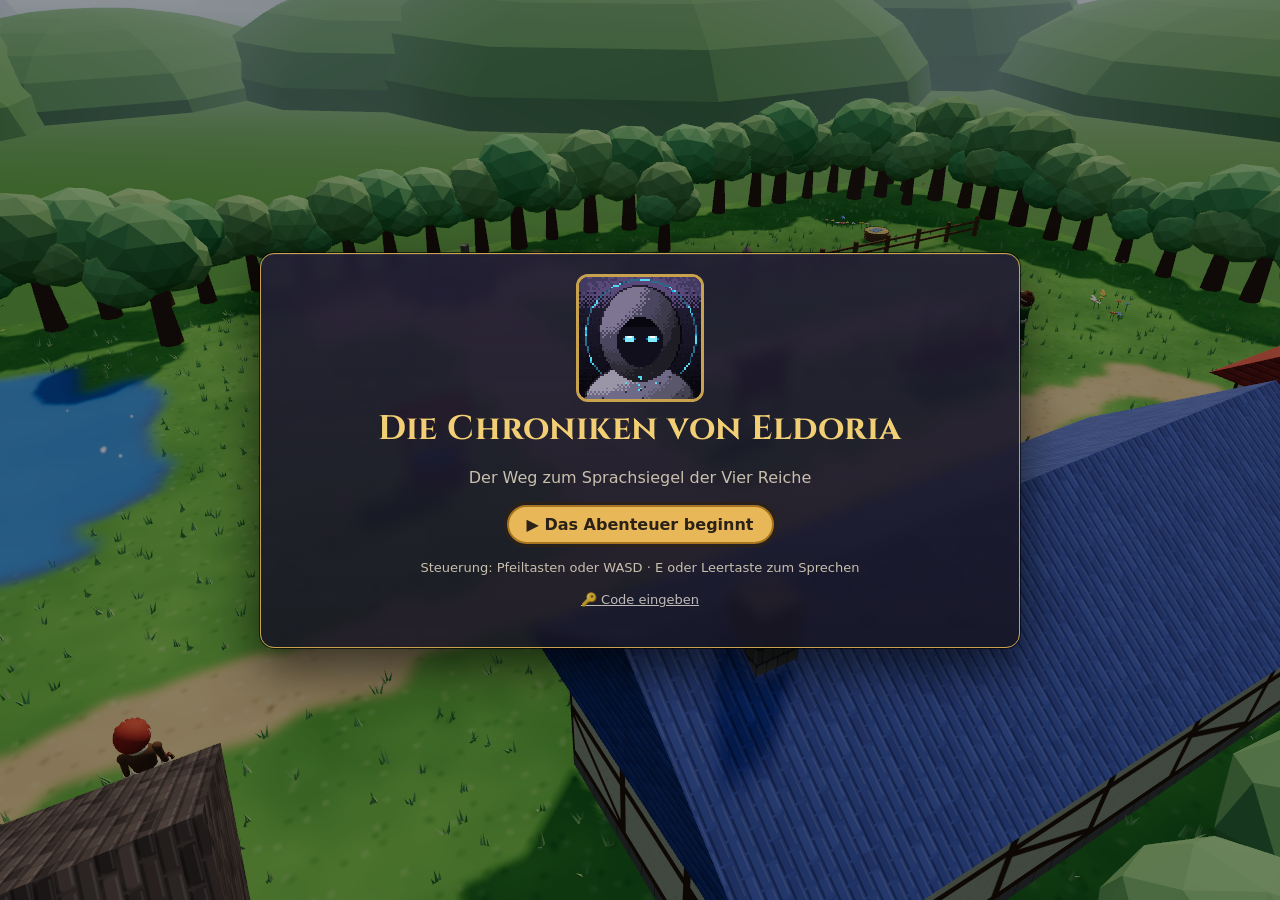
<file: 3d.html>
<!doctype html>
<html lang="de">
<head>
  <meta charset="utf-8">
  <meta name="viewport" content="width=device-width, initial-scale=1">
  <title>Eldoria 3D</title>
  <link rel="preconnect" href="https://fonts.googleapis.com">
  <link rel="stylesheet" href="https://fonts.googleapis.com/css2?family=Cinzel:wght@600&display=swap">
  <link rel="stylesheet" href="css/style.css">
  <link rel="stylesheet" href="css/thema3d.css">
</head>
<body>
  <header id="hud" hidden>
    <div class="hud-held">
      <img id="hud-bild" alt="">
      <div>
        <div id="hud-name">–</div>
        <div id="hud-stufe">Stufe 1</div>
      </div>
    </div>
    <div class="hud-xp" title="Erfahrungspunkte">
      <div class="xp-balken"><div id="hud-xp-fuellung"></div></div>
      <div id="hud-xp-text">0 XP</div>
    </div>
    <nav class="hud-knoepfe">
      <button data-aktion="ziele" title="Aufgaben (Q)">📋 Aufgaben</button>
      <button data-aktion="inventar" title="Inventar (I)">🎒 Inventar</button>
      <button data-aktion="heldenpass" title="Heldenpass (P)">🪪 Heldenpass</button>
      <button data-aktion="code" title="Lehrercode einlösen">🔑 Code</button>
      <button data-aktion="ton" id="ton-knopf" title="Musik an/aus (M)">🔊</button>
      <button data-aktion="menue" title="Menü (Esc)">☰</button>
    </nav>
  </header>

  <main id="buehne">
    <div id="spiel"></div>
    <div id="hinweis" hidden></div>
  </main>

  <div id="overlay" hidden>
    <div id="fenster" role="dialog" aria-modal="true"></div>
  </div>
  <div id="toasts" aria-live="polite"></div>

  <script type="module" src="src/main3d.js"></script>
</body>
</html>
</file>
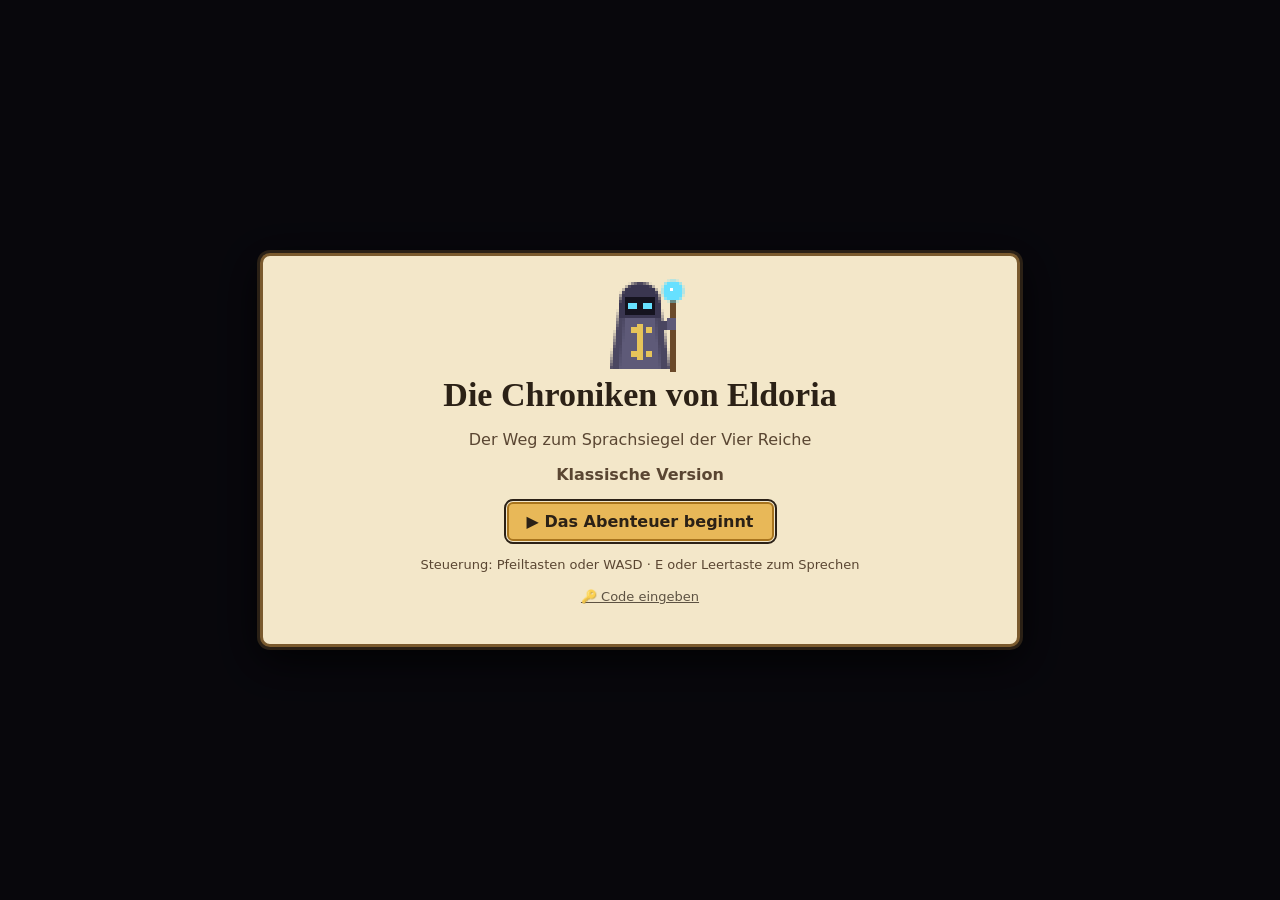
<file: klassisch.html>
<!doctype html>
<html lang="de">
<head>
  <meta charset="utf-8">
  <meta name="viewport" content="width=device-width, initial-scale=1">
  <title>Die Chroniken von Eldoria</title>
  <link rel="stylesheet" href="css/style.css">
</head>
<body>
  <header id="hud" hidden>
    <div class="hud-held">
      <img id="hud-bild" alt="">
      <div>
        <div id="hud-name">–</div>
        <div id="hud-stufe">Stufe 1</div>
      </div>
    </div>
    <div class="hud-xp" title="Erfahrungspunkte">
      <div class="xp-balken"><div id="hud-xp-fuellung"></div></div>
      <div id="hud-xp-text">0 XP</div>
    </div>
    <div id="hud-reich" title="Hier bist du gerade"></div>
    <nav class="hud-knoepfe">
      <button data-aktion="ziele" title="Aufgaben (Q)">📋 Aufgaben</button>
      <button data-aktion="inventar" title="Inventar (I)">🎒 Inventar</button>
      <button data-aktion="heldenpass" title="Heldenpass (P)">🪪 Heldenpass</button>
      <button data-aktion="code" title="Lehrercode einlösen">🔑 Code</button>
      <button data-aktion="ton" id="ton-knopf" title="Musik an/aus (M)">🔊</button>
      <button data-aktion="menue" title="Menü (Esc)">☰</button>
    </nav>
  </header>

  <main id="buehne">
    <div id="spiel"></div>
    <div id="hinweis" hidden></div>
  </main>

  <div id="overlay" hidden>
    <div id="fenster" role="dialog" aria-modal="true"></div>
  </div>
  <div id="toasts" aria-live="polite"></div>

  <script src="vendor/phaser.min.js"></script>
  <script type="module" src="src/main.js"></script>
</body>
</html>
</file>
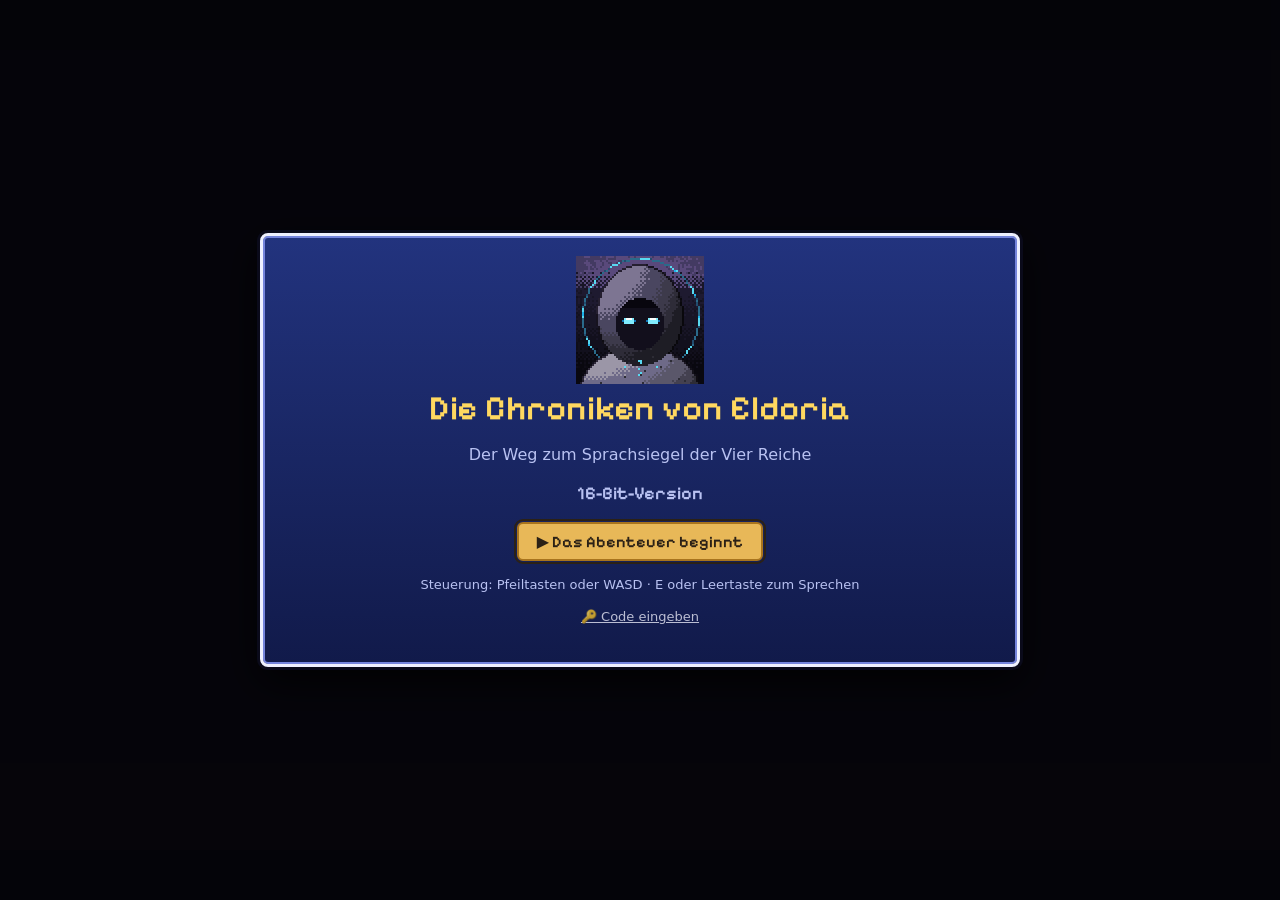
<file: snes.html>
<!doctype html>
<html lang="de">
<head>
  <meta charset="utf-8">
  <meta name="viewport" content="width=device-width, initial-scale=1">
  <title>Eldoria 16-Bit</title>
  <link rel="stylesheet" href="fonts/schriften.css">
  <link rel="stylesheet" href="css/style.css">
  <link rel="stylesheet" href="css/thema16.css">
</head>
<body>
  <header id="hud" hidden>
    <div class="hud-held">
      <img id="hud-bild" alt="">
      <div>
        <div id="hud-name">–</div>
        <div id="hud-stufe">Stufe 1</div>
      </div>
    </div>
    <div class="hud-xp" title="Erfahrungspunkte">
      <div class="xp-balken"><div id="hud-xp-fuellung"></div></div>
      <div id="hud-xp-text">0 XP</div>
    </div>
    <div id="hud-reich" title="Hier bist du gerade"></div>
    <nav class="hud-knoepfe">
      <button data-aktion="ziele" title="Aufgaben (Q)">📋 Aufgaben</button>
      <button data-aktion="inventar" title="Inventar (I)">🎒 Inventar</button>
      <button data-aktion="heldenpass" title="Heldenpass (P)">🪪 Heldenpass</button>
      <button data-aktion="code" title="Lehrercode einlösen">🔑 Code</button>
      <button data-aktion="ton" id="ton-knopf" title="Musik an/aus (M)">🔊</button>
      <button data-aktion="menue" title="Menü (Esc)">☰</button>
    </nav>
  </header>

  <main id="buehne">
    <div id="spiel"></div>
    <div id="hinweis" hidden></div>
  </main>

  <div id="overlay" hidden>
    <div id="fenster" role="dialog" aria-modal="true"></div>
  </div>
  <div id="toasts" aria-live="polite"></div>

  <script src="vendor/phaser.min.js"></script>
  <script type="module" src="src/main16.js"></script>
</body>
</html>
</file>
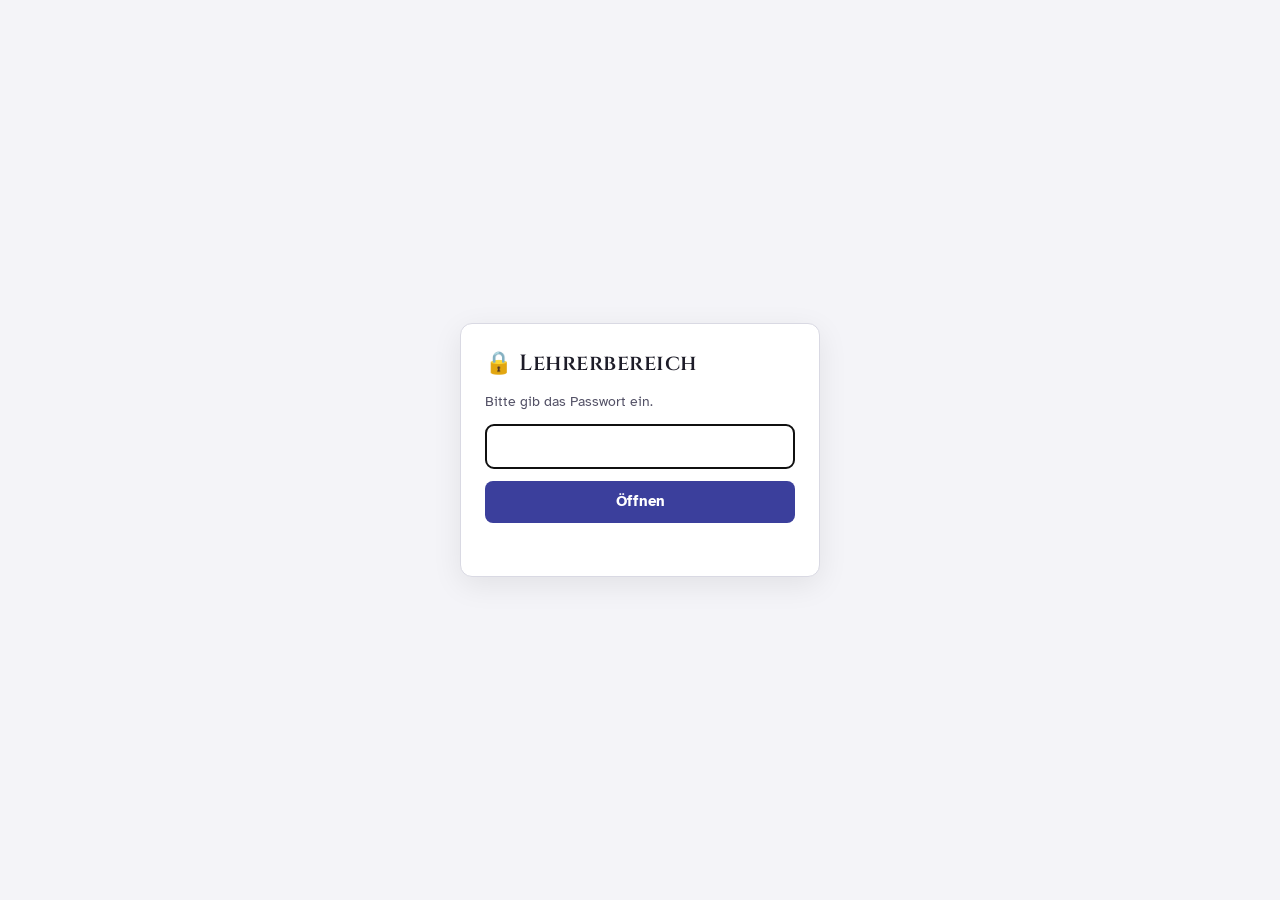
<file: tools/dashboard.html>
<!doctype html>
<html lang="de" class="gesperrt">
<head>
  <meta charset="utf-8">
  <meta name="viewport" content="width=device-width, initial-scale=1">
  <title>Eldoria Lehrerzimmer</title>
  <link rel="stylesheet" href="../fonts/schriften.css">
  <style>
    /* Layout: Kopf mit Dateiauswahl, darunter Kennzahlen, Klassenübersicht (Tabelle mit Ampel-Zellen),
       Stolpersteine und Fertigkeiten nebeneinander, die Schülerakte klappt unter der Tabelle auf. */
    :root {
      --bg: #f4f4f8;
      --flaeche: #ffffff;
      --flaeche-2: #ebebf2;
      --linie: #d9d9e3;
      --tinte: #1d1c28;
      --tinte-2: #535166;
      --tinte-3: #77758c;
      --akzent: #3b3f9c;
      --akzent-hell: #e4e5f6;
      --gold: #a8741d;
      /* Ordinale Stufen (eine Farbe, hell = schwach, dunkel = stark), aus der Blau-Rampe */
      --q1: #b7d3f6; --q2: #6da7ec; --q3: #2a78d6; --q4: #104281;
      --q1-text: #0b0b14; --q2-text: #0b0b14; --q3-text: #ffffff; --q4-text: #ffffff;
      --balken: #2a78d6;
      --gut: #0ca30c; --kritisch: #d03b3b;
      --schrift: "Atkinson Hyperlegible", "Segoe UI", system-ui, sans-serif;
      --titel: "Cinzel", Georgia, serif;
    }
    @media (prefers-color-scheme: dark) {
      :root:not([data-theme="light"]) {
        --bg: #14141c; --flaeche: #1d1d28; --flaeche-2: #272735; --linie: #34344a;
        --tinte: #ecebf4; --tinte-2: #b9b7cc; --tinte-3: #8f8da6;
        --akzent: #9da3f2; --akzent-hell: #2b2d55; --gold: #e0b050;
        --q1: #184f95; --q2: #256abf; --q3: #5598e7; --q4: #9ec5f4;
        --q1-text: #ffffff; --q2-text: #ffffff; --q3-text: #0b0b14; --q4-text: #0b0b14;
        --balken: #3987e5;
        color-scheme: dark;
      }
    }
    :root[data-theme="dark"] {
      --bg: #14141c; --flaeche: #1d1d28; --flaeche-2: #272735; --linie: #34344a;
      --tinte: #ecebf4; --tinte-2: #b9b7cc; --tinte-3: #8f8da6;
      --akzent: #9da3f2; --akzent-hell: #2b2d55; --gold: #e0b050;
      --q1: #184f95; --q2: #256abf; --q3: #5598e7; --q4: #9ec5f4;
      --q1-text: #ffffff; --q2-text: #ffffff; --q3-text: #0b0b14; --q4-text: #0b0b14;
      --balken: #3987e5;
      color-scheme: dark;
    }
    * { box-sizing: border-box; }
    html, body { margin: 0; }
    body {
      background: var(--bg); color: var(--tinte); font-family: var(--schrift); font-size: 15px; line-height: 1.45;
      padding-left: max(16px, env(safe-area-inset-left, 0px)); padding-right: max(16px, env(safe-area-inset-right, 0px));
      padding-block: 18px 40px;
    }
    main { max-width: 1240px; margin: 0 auto; display: flex; flex-direction: column; gap: 18px; }
    h1, h2, h3 { margin: 0; text-wrap: balance; }
    h1 { font-family: var(--titel); font-size: 26px; letter-spacing: .5px; }
    h2 { font-size: 17px; }
    h3 { font-size: 15px; }
    .klein { font-size: 13px; color: var(--tinte-2); }
    .zahl { font-variant-numeric: tabular-nums; }
    button, input, select { font: inherit; color: inherit; }
    .knopf {
      background: var(--akzent); color: var(--flaeche); border: 0; border-radius: 8px; padding: 8px 14px; font-weight: 700; cursor: pointer;
    }
    .knopf.zweit { background: transparent; color: var(--akzent); border: 1px solid var(--akzent); }
    .knopf:focus-visible, button:focus-visible, [tabindex]:focus-visible { outline: 3px solid var(--gold); outline-offset: 2px; }

    header.kopf { display: flex; flex-wrap: wrap; gap: 12px 24px; align-items: flex-end; justify-content: space-between; }
    header.kopf p { margin: 4px 0 0; max-width: 62ch; }
    .einlesen {
      background: var(--flaeche); border: 2px dashed var(--linie); border-radius: 12px; padding: 18px;
      display: flex; flex-wrap: wrap; gap: 12px 18px; align-items: center;
    }
    .einlesen.aktiv { border-color: var(--akzent); background: var(--akzent-hell); }
    .einlesen .text { flex: 1 1 280px; min-width: 0; }
    .einlesen .knoepfe { display: flex; flex-wrap: wrap; gap: 8px; }
    .meldungen { font-size: 13px; color: var(--kritisch); }
    .meldungen:empty { display: none; }

    .kennzahlen { display: grid; grid-template-columns: repeat(auto-fit, minmax(170px, 1fr)); gap: 12px; }
    .kennzahl { background: var(--flaeche); border-radius: 12px; padding: 12px 16px; }
    .kennzahl b { display: block; font-size: 28px; line-height: 1.15; font-variant-numeric: tabular-nums; }
    .kennzahl span { font-size: 13px; color: var(--tinte-2); }

    .karte { background: var(--flaeche); border-radius: 14px; padding: 16px; min-width: 0; }
    .karte > header { display: flex; flex-wrap: wrap; gap: 8px 16px; align-items: baseline; justify-content: space-between; margin-bottom: 12px; }
    .zweispaltig { display: grid; grid-template-columns: minmax(0, 1.4fr) minmax(0, 1fr); gap: 18px; }
    @media (max-width: 900px) { .zweispaltig { grid-template-columns: minmax(0, 1fr); } }

    /* Legende der Ampelzellen */
    .legende { display: flex; flex-wrap: wrap; gap: 6px 14px; font-size: 13px; color: var(--tinte-2); align-items: center; }
    .legende i { display: inline-block; width: 14px; height: 14px; border-radius: 3px; vertical-align: -2px; margin-right: 5px; }

    /* Klassenübersicht */
    .tabelle-rahmen { overflow-x: auto; }
    table.uebersicht { border-collapse: separate; border-spacing: 2px; width: 100%; font-size: 14px; }
    .uebersicht th { font-weight: 700; text-align: left; padding: 6px 8px; white-space: nowrap; color: var(--tinte-2); font-size: 12px; vertical-align: bottom; }
    .uebersicht th.quest { writing-mode: vertical-rl; transform: rotate(180deg); text-align: left; height: 128px; padding: 6px 2px; }
    .uebersicht th button { all: unset; cursor: pointer; }
    .uebersicht th button:focus-visible { outline: 2px solid var(--gold); }
    .uebersicht td { padding: 6px 8px; white-space: nowrap; background: var(--flaeche-2); border-radius: 4px; }
    .uebersicht tr.schueler { cursor: pointer; }
    .uebersicht tr.schueler:hover td.name, .uebersicht tr.gewaehlt td.name { background: var(--akzent-hell); }
    .uebersicht td.name b { display: block; }
    .uebersicht td.zelle { width: 38px; min-width: 38px; text-align: center; font-size: 12px; font-weight: 700; padding: 6px 2px; }
    .zelle.offen { background: transparent; color: var(--tinte-3); font-weight: 400; }
    .zelle.begonnen { background: transparent; box-shadow: inset 0 0 0 2px var(--linie); color: var(--tinte-2); }
    .zelle.ohne { background: var(--flaeche-2); color: var(--tinte-2); }
    .zelle.s1 { background: var(--q1); color: var(--q1-text); }
    .zelle.s2 { background: var(--q2); color: var(--q2-text); }
    .zelle.s3 { background: var(--q3); color: var(--q3-text); }
    .zelle.s4 { background: var(--q4); color: var(--q4-text); }
    .zelle:hover { filter: brightness(1.12); }
    .gruppenkopf { text-align: center !important; border-bottom: 2px solid var(--linie); }
    .alt { color: var(--kritisch); }

    /* Balken */
    .balken-liste { display: flex; flex-direction: column; gap: 10px; }
    .balken-zeile { display: grid; grid-template-columns: minmax(0, 1fr); gap: 3px; }
    .balken-zeile .beschriftung { display: flex; justify-content: space-between; gap: 10px; font-size: 13px; }
    .balken-zeile .beschriftung span:first-child { min-width: 0; overflow-wrap: anywhere; }
    .bahn { position: relative; height: 14px; background: var(--flaeche-2); border-radius: 0 4px 4px 0; }
    .bahn .fuellung { position: absolute; left: 0; top: 0; bottom: 0; background: var(--balken); border-radius: 0 4px 4px 0; }
    .bahn .marke { position: absolute; top: -3px; bottom: -3px; width: 3px; background: var(--tinte); border-radius: 2px; box-shadow: 0 0 0 2px var(--flaeche); }
    .leer { color: var(--tinte-3); font-size: 13px; }

    /* Schülerakte */
    .akte[hidden] { display: none; }
    .akte .kopfzeile { display: flex; flex-wrap: wrap; gap: 8px 20px; align-items: baseline; }
    .akte .kopfzeile h2 { font-family: var(--titel); font-size: 22px; }
    .akte-raster { display: grid; grid-template-columns: repeat(auto-fit, minmax(300px, 1fr)); gap: 18px; margin-top: 14px; }
    .akte svg { width: 100%; height: auto; display: block; overflow: visible; }
    .achse { stroke: var(--linie); stroke-width: 1; }
    .achsentext { fill: var(--tinte-3); font-size: 11px; font-family: var(--schrift); }
    .wertetext { fill: var(--tinte); font-size: 12px; font-weight: 700; font-family: var(--schrift); }
    table.einzel { width: 100%; border-collapse: collapse; font-size: 13px; }
    .einzel th, .einzel td { text-align: left; padding: 5px 6px; border-bottom: 1px solid var(--linie); vertical-align: top; }
    .einzel th { color: var(--tinte-2); font-weight: 700; }
    .einzel td.r, .einzel th.r { text-align: right; font-variant-numeric: tabular-nums; }
    .text-karte { background: var(--flaeche-2); border-radius: 10px; padding: 12px; margin-top: 8px; }
    .text-karte p { margin: 6px 0 0; white-space: pre-line; max-width: 70ch; }
    .status { display: inline-flex; gap: 4px; align-items: center; font-weight: 700; }
    .status.ok { color: var(--gut); }
    .status.nein { color: var(--kritisch); }

    /* Tooltip */
    #tipp {
      position: fixed; z-index: 50; pointer-events: none; background: var(--tinte); color: var(--flaeche);
      border-radius: 8px; padding: 8px 10px; font-size: 13px; max-width: 320px; box-shadow: 0 6px 20px #0004;
    }
    #tipp b { font-size: 15px; }
    #tipp[hidden] { display: none; }
    .hinweis-box { font-size: 13px; color: var(--tinte-2); border-left: 3px solid var(--gold); padding: 4px 0 4px 12px; max-width: 80ch; }
    @media (prefers-reduced-motion: no-preference) { .akte:not([hidden]) { animation: rein .25s ease-out; } }
    @keyframes rein { from { opacity: .4; transform: translateY(6px); } }
  </style>
  <style>html.gesperrt body > :not(#sperre) { display: none !important; }</style>
  <script type="module" src="sperre.js"></script>
</head>
<body>
  <main>
    <header class="kopf">
      <div>
        <h1>Eldoria Lehrerzimmer</h1>
        <p class="klein">Fortschritt der Klasse aus den Spielstand-Dateien (.sav oder .json). Die Dateien werden nur hier im Browser ausgewertet und nirgendwohin hochgeladen.</p>
      </div>
      <div class="klein" id="stand"></div>
    </header>

    <section class="einlesen" id="einlesen" aria-label="Spielstände einlesen">
      <div class="text">
        <h2>Spielstände einlesen</h2>
        <p class="klein" style="margin:4px 0 0">Dateien hierher ziehen oder auswählen. Gibt es von einer Person mehrere Dateien, zählt die neueste.</p>
        <div class="meldungen" id="meldungen"></div>
      </div>
      <div class="knoepfe">
        <input type="file" id="dateien" multiple accept=".sav,.json,.txt" hidden>
        <input type="file" id="ordner" webkitdirectory multiple hidden>
        <button class="knopf" id="dateien-knopf" type="button">Dateien auswählen</button>
        <button class="knopf zweit" id="ordner-knopf" type="button">Ordner auswählen</button>
        <button class="knopf zweit" id="beispiel-knopf" type="button">Beispielklasse zeigen</button>
      </div>
    </section>

    <section class="kennzahlen" id="kennzahlen" aria-label="Kennzahlen"></section>

    <section class="karte" aria-labelledby="t-uebersicht">
      <header>
        <div>
          <h2 id="t-uebersicht">Klassenübersicht</h2>
          <span class="klein">Zahl in der Zelle: Anteil der Aufgaben, die beim ersten Versuch richtig waren. Klick auf eine Zeile öffnet die Schülerakte.</span>
        </div>
        <div class="legende" aria-label="Legende">
          <span><i style="background:var(--q4)"></i>90–100 %</span>
          <span><i style="background:var(--q3)"></i>70–89 %</span>
          <span><i style="background:var(--q2)"></i>50–69 %</span>
          <span><i style="background:var(--q1)"></i>unter 50 %</span>
          <span><i style="box-shadow:inset 0 0 0 2px var(--linie)"></i>begonnen</span>
          <span><i style="background:var(--flaeche-2)"></i>✓ ohne Einzelwerte</span>
        </div>
      </header>
      <div class="tabelle-rahmen" id="uebersicht"></div>
      <div class="knoepfe" style="display:flex;gap:8px;flex-wrap:wrap;margin-top:12px">
        <button class="knopf zweit" id="csv-knopf" type="button">Als CSV-Tabelle speichern</button>
        <button class="knopf zweit" id="kopieren-knopf" type="button">Tabelle kopieren (für Excel)</button>
      </div>
    </section>

    <section class="akte karte" id="akte" hidden aria-live="polite"></section>

    <div class="zweispaltig">
      <section class="karte" aria-labelledby="t-stolper">
        <header>
          <div>
            <h2 id="t-stolper">Stolpersteine</h2>
            <span class="klein">Aufgaben mit dem geringsten Anteil richtiger Antworten beim ersten Versuch (ganze Klasse)</span>
          </div>
        </header>
        <div class="balken-liste" id="stolper"></div>
      </section>
      <section class="karte" aria-labelledby="t-fertig">
        <header>
          <div>
            <h2 id="t-fertig">Fertigkeiten der Klasse</h2>
            <span class="klein">Anteil richtig beim ersten Versuch je Prüfungsteil</span>
          </div>
        </header>
        <div class="balken-liste" id="fertigkeiten"></div>
      </section>
    </div>

    <p class="hinweis-box">So sammeln die Schülerinnen und Schüler ihre Stände ein: Im Spiel <b>Menü → Als Datei speichern</b>, dann die Datei in den vereinbarten Abgabeordner hochladen, zum Beispiel eine OneDrive-Dateianforderung oder einen Ordner im Klassenteam. Diesen Ordner kann man hier mit „Ordner auswählen“ auf einmal einlesen, wenn er per OneDrive auf dem PC synchronisiert ist.</p>
  </main>
  <div id="tipp" role="tooltip" hidden></div>
  <script type="module" src="dashboard.js"></script>
</body>
</html>
</file>
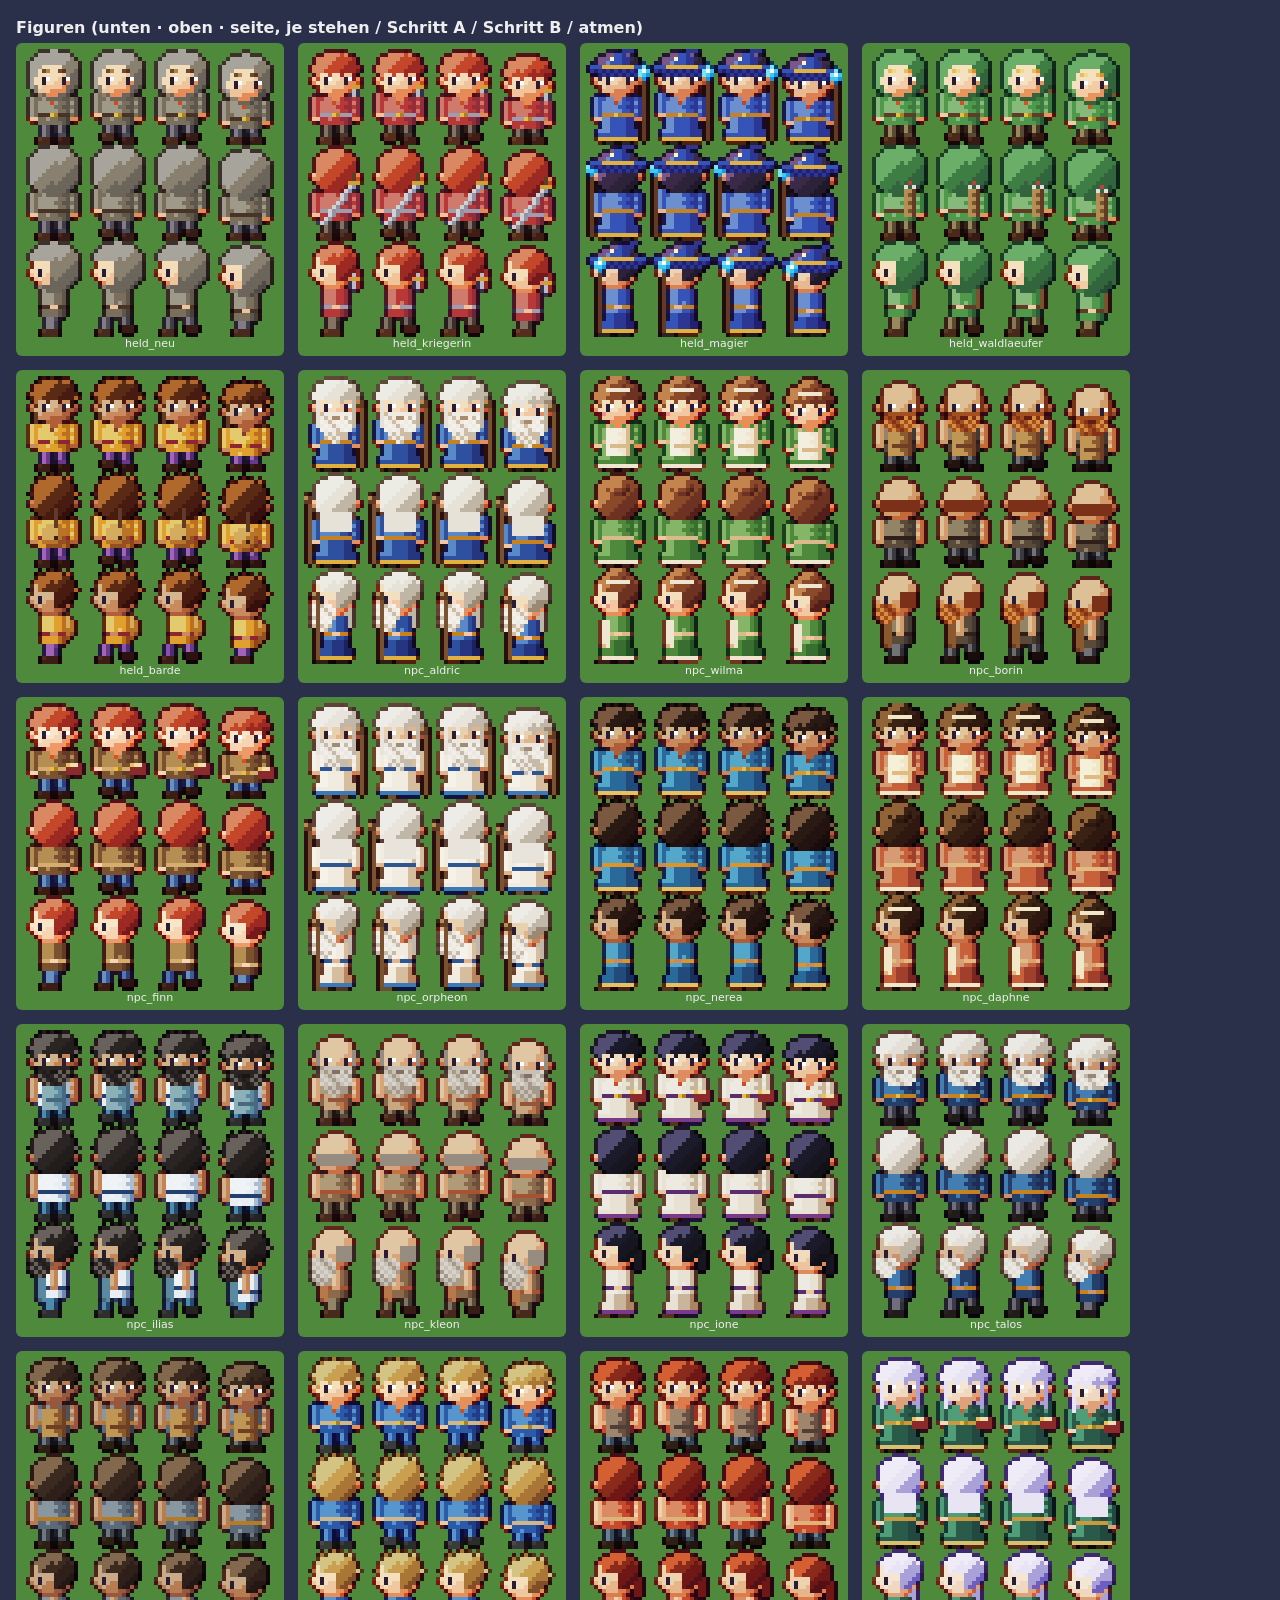
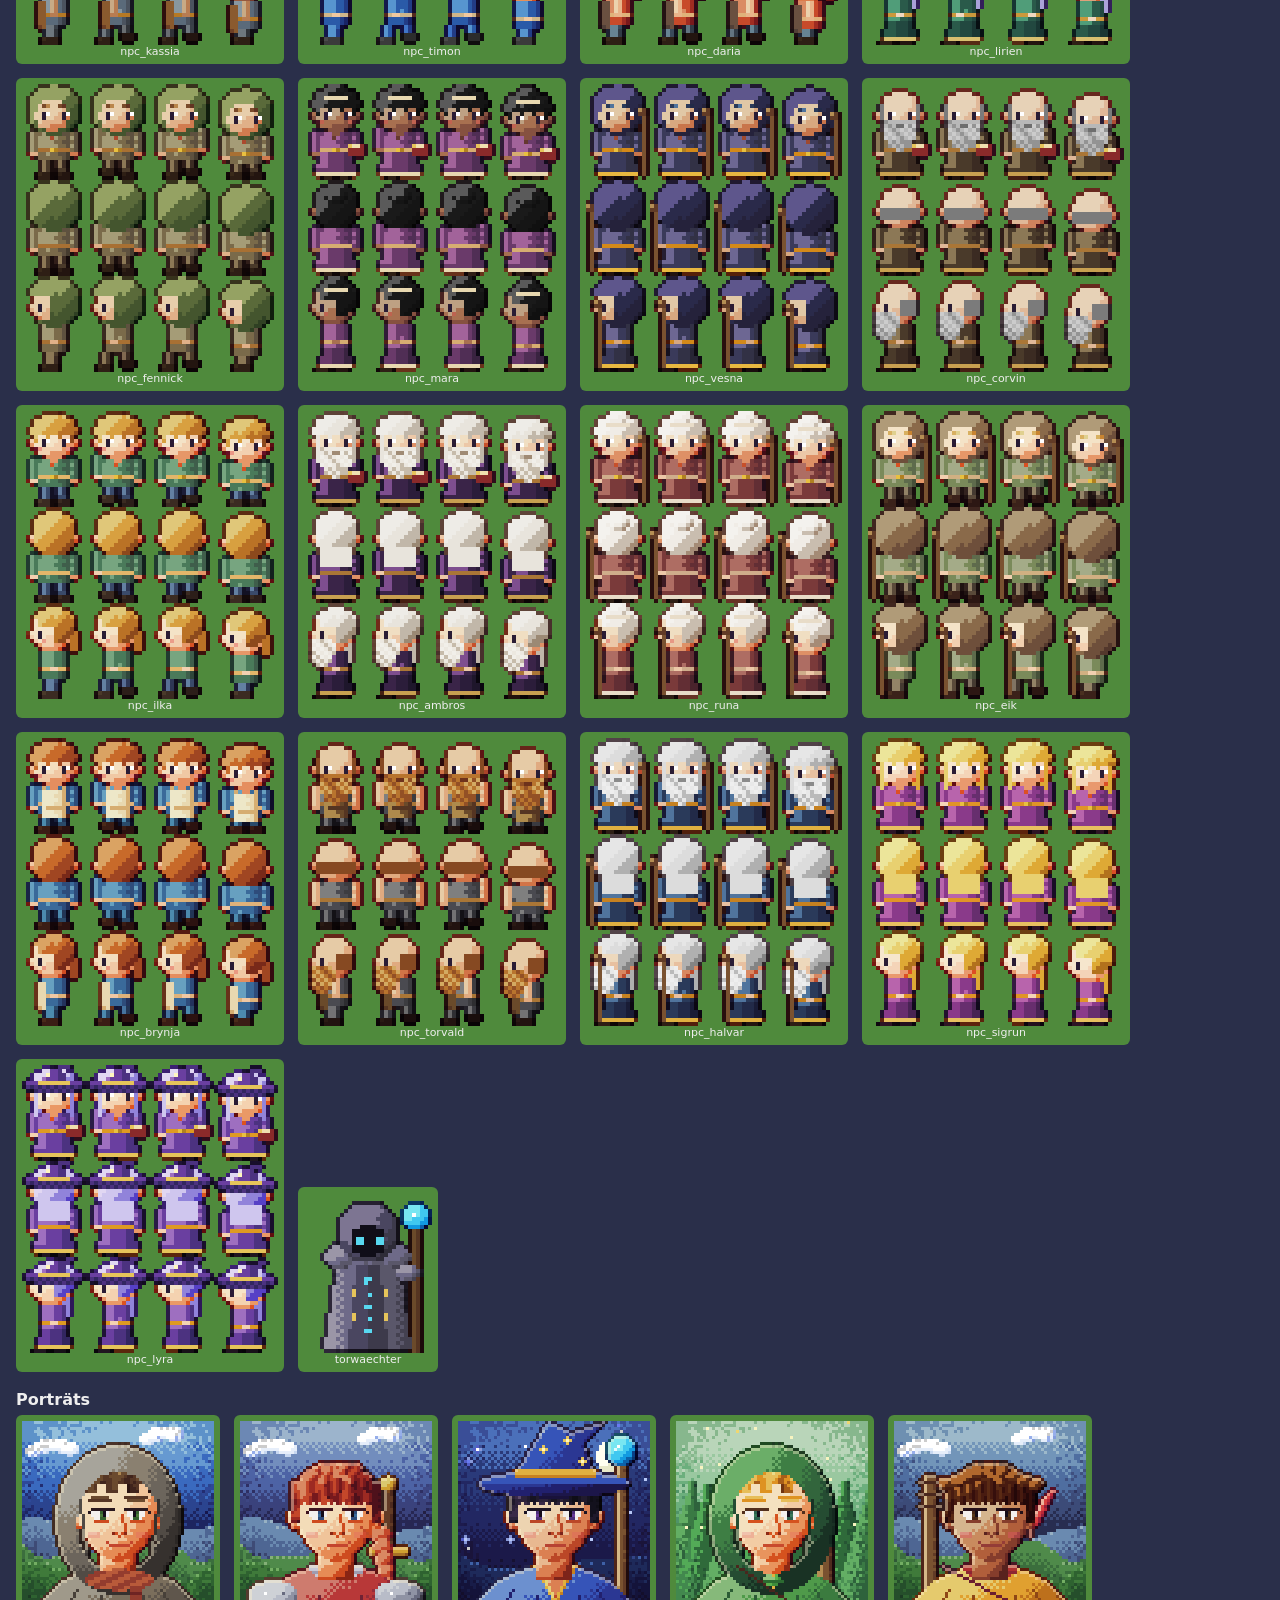
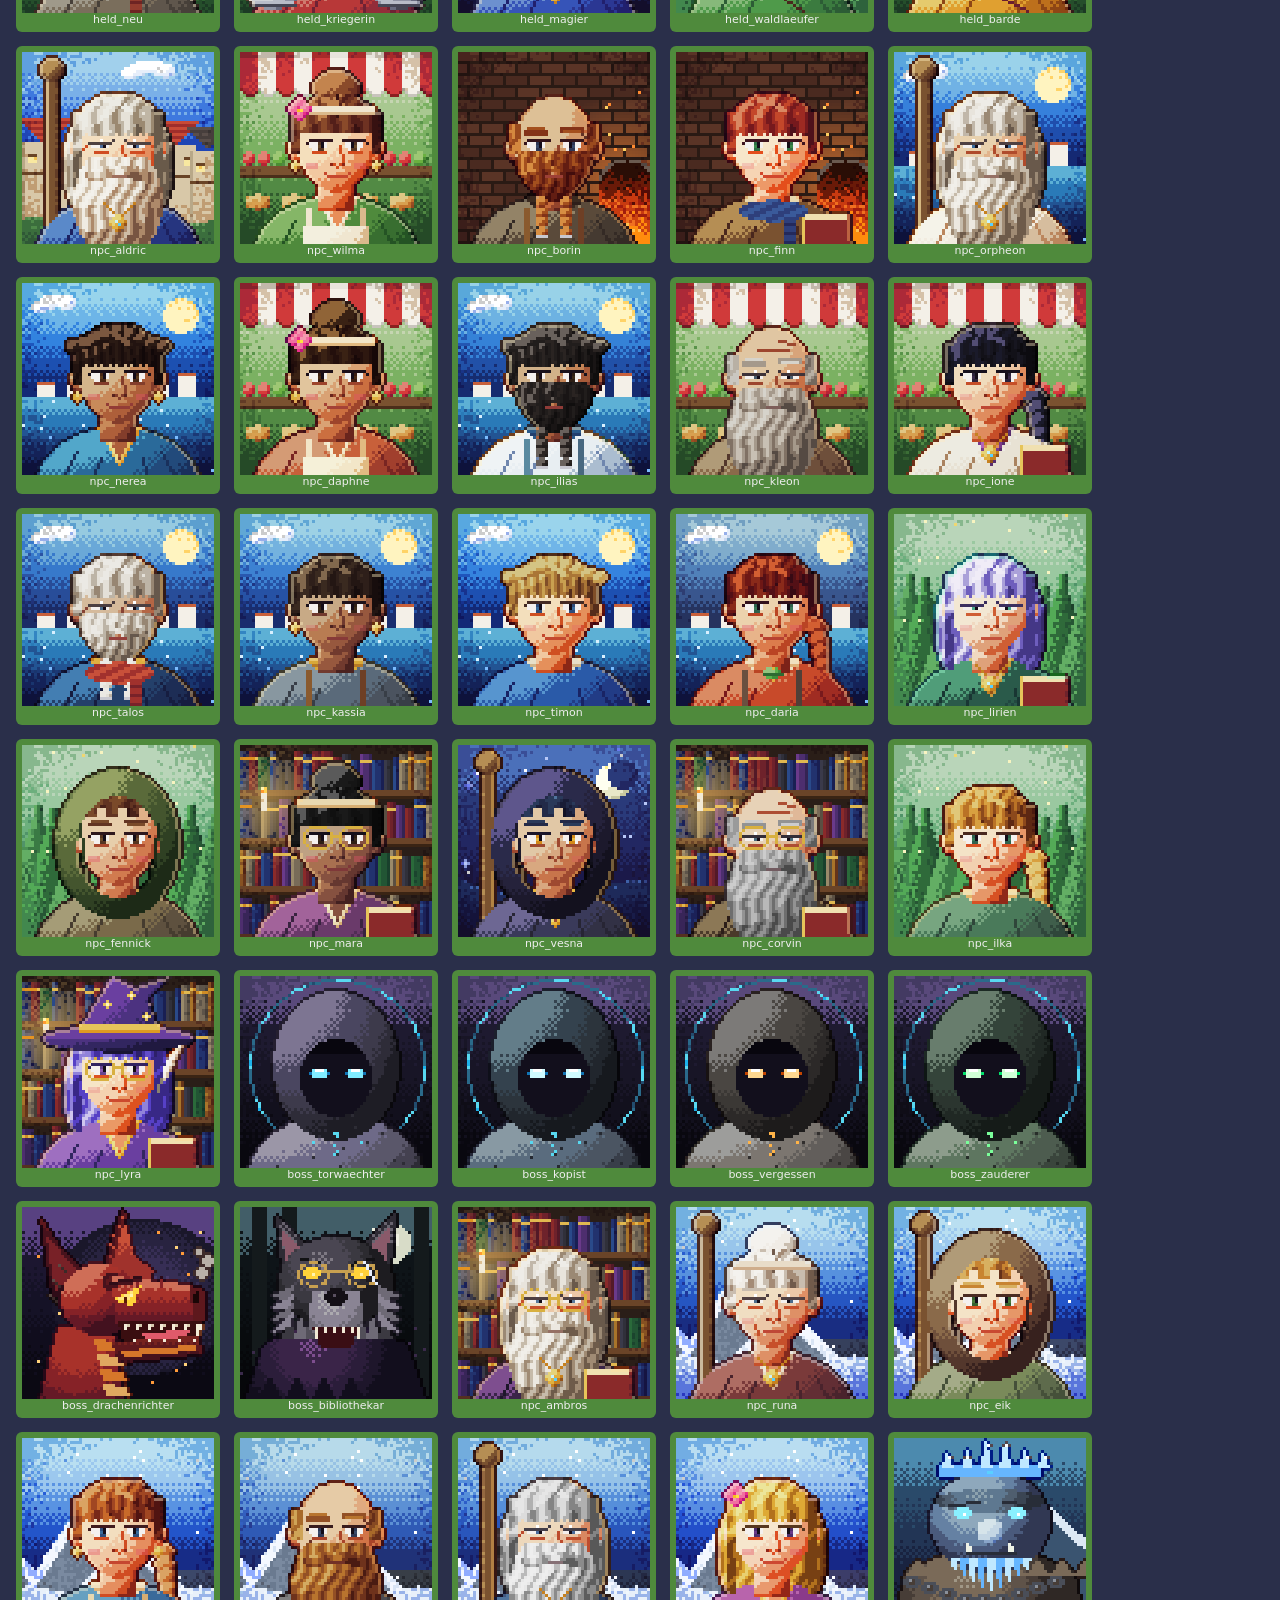
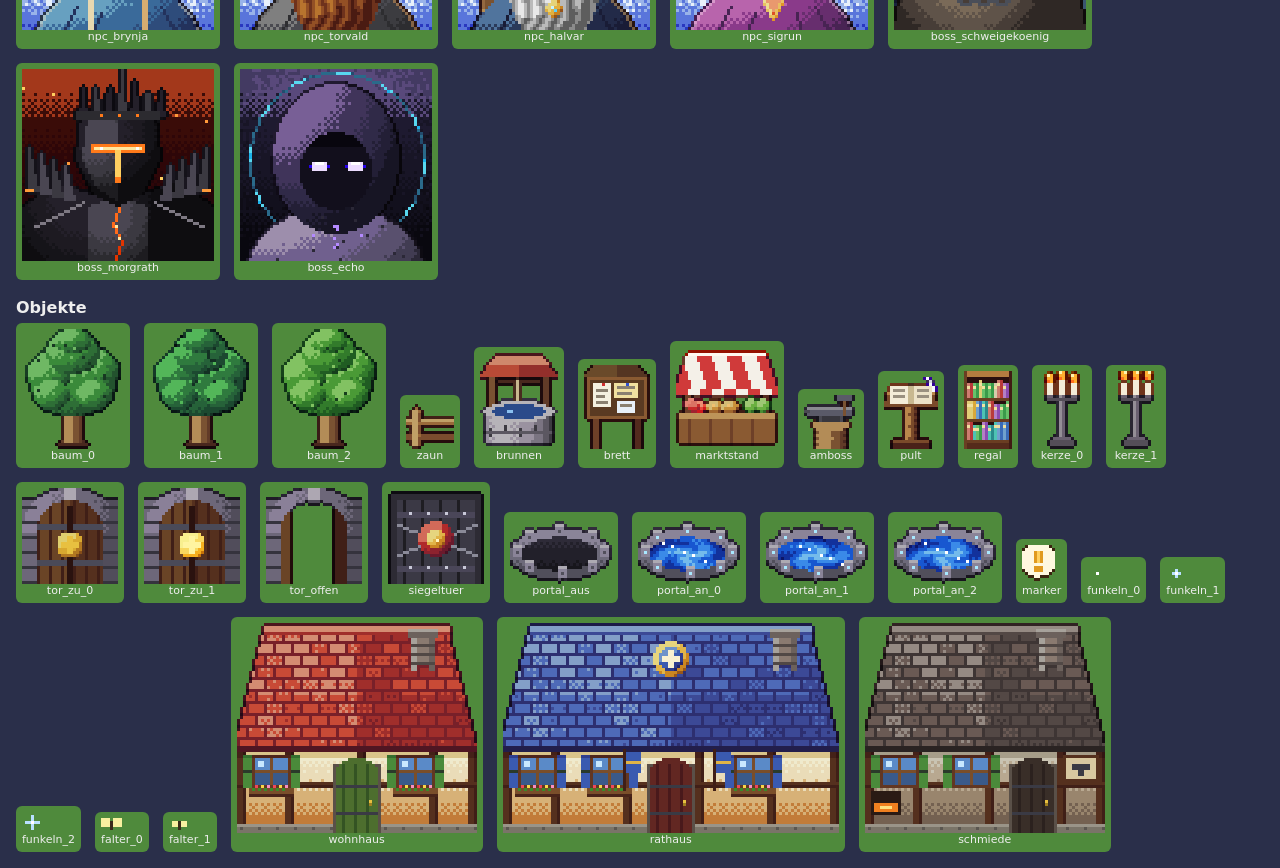
<file: tools/grafik16-vorschau.html>
<!doctype html>
<html lang="de">
<head>
  <meta charset="utf-8">
  <title>16-Bit-Grafik – Vorschau</title>
  <style>
    body { background: #2a2f4a; color: #eee; font-family: system-ui, sans-serif; margin: 16px; }
    h2 { margin: 18px 0 6px; font-size: 16px; }
    .reihe { display: flex; flex-wrap: wrap; gap: 14px; align-items: flex-end; }
    .karte { background: #4f8a3c; padding: 6px; border-radius: 6px; text-align: center; font-size: 11px; }
    canvas { image-rendering: pixelated; display: block; }
  </style>
</head>
<body>
  <h2>Figuren (unten · oben · seite, je stehen / Schritt A / Schritt B / atmen)</h2>
  <div class="reihe" id="figuren"></div>
  <h2>Porträts</h2>
  <div class="reihe" id="portraits"></div>
  <h2>Objekte</h2>
  <div class="reihe" id="objekte"></div>
  <script type="module">
    import { AUSSEHEN, figurBlatt, torwaechterBild } from "../src/grafik16/figuren.js";
    const ziel = (id) => document.getElementById(id);
    const karte = (titel, canvas, bereich) => {
      const k = document.createElement("div");
      k.className = "karte";
      k.append(canvas, titel);
      ziel(bereich).append(k);
    };
    for (const [name, d] of Object.entries(AUSSEHEN)) karte(name, figurBlatt(d).alsCanvas(4), "figuren");
    karte("torwaechter", torwaechterBild(0).alsCanvas(4), "figuren");
    try {
      const { PORTRAITS, portraitBild } = await import("../src/grafik16/portraits.js");
      for (const name of Object.keys(PORTRAITS)) karte(name, portraitBild(name).alsCanvas(3), "portraits");
    } catch (e) { console.warn(e); }
    try {
      const { objektBilder, hausBild } = await import("../src/grafik16/welt.js");
      for (const [name, b] of Object.entries(objektBilder())) karte(name, b.alsCanvas(3), "objekte");
      for (const art of ["wohnhaus", "rathaus", "schmiede"]) {
        const w = art === "rathaus" ? 7 : 5;
        karte(art, hausBild({ x: 0, y: 0, w, h: 3, tuer: art === "wohnhaus" ? 2 : 3, art }).alsCanvas(3), "objekte");
      }
    } catch (e) { console.warn(e); }
    document.body.dataset.fertig = "1";
  </script>
</body>
</html>
</file>
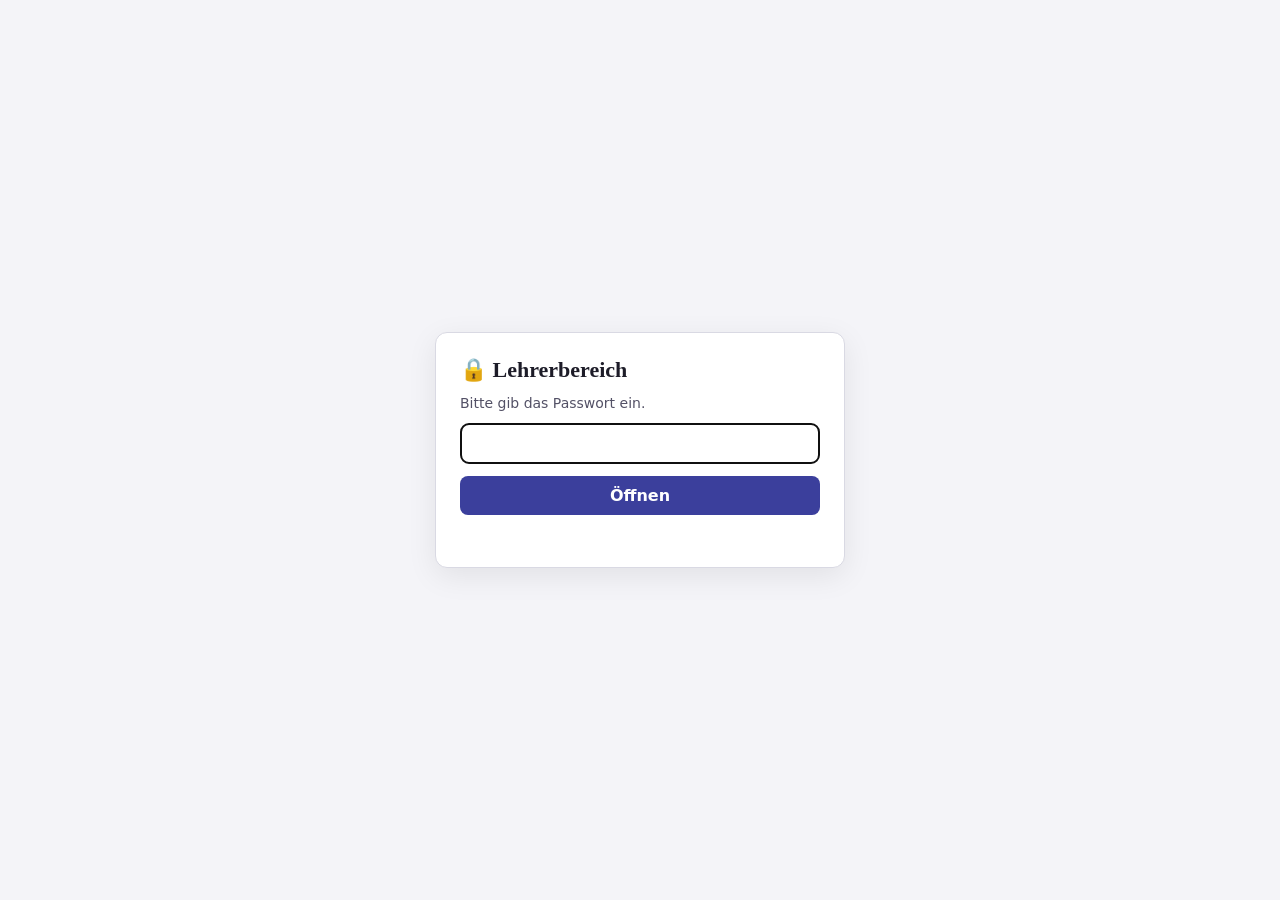
<file: tools/lehrercodes.html>
<!doctype html>
<html lang="de" class="gesperrt">
<head>
  <meta charset="utf-8">
  <meta name="viewport" content="width=device-width, initial-scale=1">
  <title>Lehrercodes erzeugen</title>
  <style>
    :root { color-scheme: light; }
    body { font-family: system-ui, sans-serif; max-width: 860px; margin: 24px auto; padding: 0 16px; color: #2b2116; background: #f6efdc; }
    h1 { font-family: Georgia, serif; }
    fieldset { border: 1px solid #b59a6a; border-radius: 8px; margin-bottom: 16px; }
    label { display: block; margin: 8px 0; }
    input, select { font: inherit; padding: 4px 6px; }
    button { font: inherit; padding: 8px 16px; background: #d9a441; border: 2px solid #a8741d; border-radius: 6px; cursor: pointer; font-weight: bold; color: #2b2116; }
    .karten { display: grid; grid-template-columns: repeat(auto-fill, minmax(190px, 1fr)); gap: 8px; margin-top: 12px; }
    .karte { border: 2px dashed #7a5a2e; border-radius: 8px; padding: 10px; text-align: center; background: white; }
    .karte b { font-family: monospace; font-size: 18px; letter-spacing: 1px; display: block; margin: 6px 0; }
    .hinweis { background: #fff8e1; border-left: 4px solid #d9a441; padding: 8px 12px; }
    .pruefen { display: flex; gap: 8px; flex-wrap: wrap; align-items: center; }
    #ergebnis { font-weight: bold; }
    @media print {
      body { background: white; margin: 0; }
      .nicht-drucken { display: none; }
    }
    @media (max-width: 520px) { body { margin: 12px auto; } }
  </style>
  <style>html.gesperrt body > :not(#sperre) { display: none !important; }</style>
  <script type="module" src="sperre.js"></script>
</head>
<body>
  <div class="nicht-drucken">
    <h1>🔑 Lehrercodes erzeugen</h1>
    <p class="hinweis">
      So geht's: Belohnung wählen, Anzahl eingeben, „Codes erzeugen“ klicken, ausdrucken oder einzeln weitergeben.
      Die Codes funktionieren <b>sofort</b> im Spiel – man muss nichts eintragen oder hochladen.
      Die Schülerinnen und Schüler geben den Code im Spiel unter <b>☰ Menü → 🔑 Lehrercode einlösen</b> ein
      (oder im Titelbildschirm unter „🔑 Code eingeben“).
      Jeder Code funktioniert pro Gerät einmal. Gib jeden Code nur an eine Person.
    </p>
    <fieldset>
      <legend>Belohnung</legend>
      <label>Art:
        <select id="art">
          <option value="T">Teamarbeit (20 XP)</option>
          <option value="M">Mündlicher Beitrag (10 XP)</option>
          <option value="B">Bonusaufgabe (25 XP)</option>
          <option value="Q">Quest im Unterricht (50 XP)</option>
          <option value="D">DSD-Mission (100 XP)</option>
          <option value="S">Sprechsiegel – öffnet den Weg zum Schweigekönig in Vocantia (50 XP)</option>
          <option value="X">Eigene XP-Zahl …</option>
        </select>
      </label>
      <label id="eigen" hidden>XP (1–1000): <input id="xp" type="number" value="30" min="1" max="1000"></label>
      <label>Anzahl Codes: <input id="anzahl" type="number" value="25" min="1" max="200"></label>
      <button id="los" type="button">Codes erzeugen</button>
    </fieldset>
    <fieldset>
      <legend>Code prüfen</legend>
      <div class="pruefen"><input id="pruefCode" placeholder="ELD-XXXX-XXXX" maxlength="20"> <button id="pruefKnopf" type="button">Prüfen</button> <span id="ergebnis"></span></div>
    </fieldset>
    <h2>Codes zum Verteilen <button type="button" onclick="print()">🖨 Drucken</button></h2>
  </div>
  <div class="karten" id="karten"></div>
  <script type="module">
    import { BELOHNUNGEN, codeErzeugen, codePruefen } from "../src/codesignatur.js";
    const art = document.getElementById("art");
    art.addEventListener("change", () => { document.getElementById("eigen").hidden = art.value !== "X"; });
    document.getElementById("los").addEventListener("click", async () => {
      const a = art.value;
      const xp = a === "X" ? Math.min(1000, Math.max(1, Math.round(Number(document.getElementById("xp").value) || 1))) : BELOHNUNGEN[a].xp;
      const grund = BELOHNUNGEN[a].grund;
      const anzahl = Math.min(200, Math.max(1, Number(document.getElementById("anzahl").value) || 1));
      const karten = document.getElementById("karten");
      karten.replaceChildren();
      for (let i = 0; i < anzahl; i++) {
        const code = await codeErzeugen(a, xp);
        const k = document.createElement("div");
        k.className = "karte";
        k.innerHTML = "<small>Die Chroniken von Eldoria</small><b></b><small></small>";
        k.querySelector("b").textContent = code;
        k.querySelectorAll("small")[1].textContent = `${grund} · +${xp} XP`;
        karten.append(k);
      }
    });
    document.getElementById("pruefKnopf").addEventListener("click", async () => {
      const e = await codePruefen(document.getElementById("pruefCode").value);
      document.getElementById("ergebnis").textContent = e ? `✔ gültig: ${e.grund}, +${e.xp} XP` : "✘ kein gültiger Code mit Prüfsumme (ältere Codes aus der Liste werden hier nicht erkannt)";
    });
  </script>
</body>
</html>
</file>
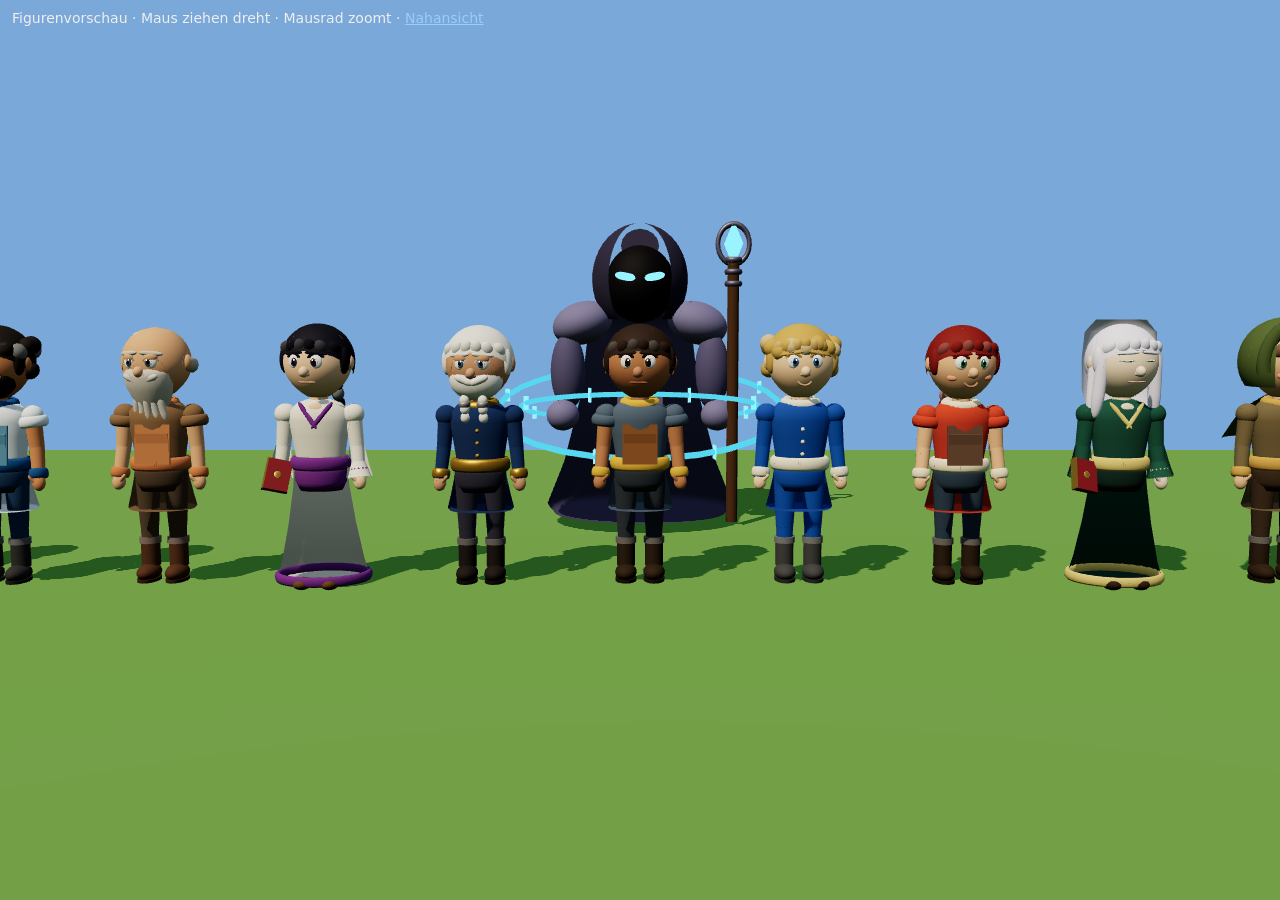
<file: tools/vorschau3d.html>
<!doctype html>
<html lang="de">
<head>
  <meta charset="utf-8">
  <meta name="viewport" content="width=device-width, initial-scale=1">
  <title>Eldoria 3D – Figurenvorschau</title>
  <style>
    html, body { margin: 0; height: 100%; background: #20242e; color: #eee; font: 14px system-ui, sans-serif; overflow: hidden; }
    #info { position: absolute; left: 12px; top: 10px; }
    canvas { display: block; }
  </style>
</head>
<body>
  <div id="info">Figurenvorschau · Maus ziehen dreht · Mausrad zoomt · <a style="color:#9cf" href="?nah">Nahansicht</a></div>
  <script type="module">
    import * as THREE from "../vendor/three.module.min.js";
    import { figurBauen, torwaechterBauen } from "../src/grafik3d/figuren.js";
    import { AUSSEHEN } from "../src/grafik16/figuren.js";

    const r = new THREE.WebGLRenderer({ antialias: true });
    r.setPixelRatio(Math.min(devicePixelRatio, 2));
    r.shadowMap.enabled = true;
    r.toneMapping = THREE.ACESFilmicToneMapping;
    document.body.append(r.domElement);
    const s = new THREE.Scene();
    s.background = new THREE.Color("#7aa8d8");
    s.add(new THREE.HemisphereLight("#d8ecff", "#5a6a3a", 1.2));
    const sonne = new THREE.DirectionalLight("#fff0d6", 2.6);
    sonne.position.set(-4, 8, 6); sonne.castShadow = true; sonne.shadow.bias = -0.0004; sonne.shadow.normalBias = 0.03; sonne.shadow.mapSize.set(2048, 2048);
    Object.assign(sonne.shadow.camera, { left: -10, right: 10, top: 6, bottom: -2 });
    s.add(sonne);
    const boden = new THREE.Mesh(new THREE.PlaneGeometry(40, 20).rotateX(-Math.PI / 2), new THREE.MeshStandardMaterial({ color: "#6a9a48" }));
    boden.receiveShadow = true; s.add(boden);
    const figuren = [];
    const keys = Object.keys(AUSSEHEN);
    keys.forEach((k, i) => {
      const f = figurBauen(AUSSEHEN[k], k);
      f.gruppe.position.set((i - (keys.length - 1) / 2) * 1.3, 0, 0);
      s.add(f.gruppe); figuren.push(f);
    });
    const boss = torwaechterBauen();
    boss.gruppe.position.set(0, 0, -3);
    s.add(boss.gruppe);
    const nah = location.search.includes("nah");
    const cam = new THREE.PerspectiveCamera(nah ? 24 : 40, 1, 0.1, 100);
    let yaw = 0, dist = nah ? 4.5 : 10;
    const params = new URLSearchParams(location.search);
    let fokus = Number(params.get("f") ?? -1);
    let ziehen = null;
    addEventListener("pointerdown", (e) => ziehen = e.clientX);
    addEventListener("pointermove", (e) => { if (ziehen !== null) { yaw -= (e.clientX - ziehen) * 0.01; ziehen = e.clientX; } });
    addEventListener("pointerup", () => ziehen = null);
    addEventListener("wheel", (e) => { dist = Math.max(1.5, Math.min(20, dist + e.deltaY * 0.01)); });
    const groesse = () => { r.setSize(innerWidth, innerHeight); cam.aspect = innerWidth / innerHeight; cam.updateProjectionMatrix(); };
    addEventListener("resize", groesse); groesse();
    const uhr = new THREE.Clock();
    const laufen = params.has("laufen");
    window.vorschau = { r, s, cam, figuren, boss, setze: (y, d) => { yaw = y; dist = d; }, fokus: (i) => { fokus = i; } };
    r.setAnimationLoop(() => {
      const dt = uhr.getDelta(), t = uhr.elapsedTime;
      figuren.forEach((f, i) => f.animieren(t + i, laufen && i % 2 ? 1 : 0, dt));
      boss.animieren(t);
      const ziel = fokus >= 0 ? figuren[fokus].gruppe.position : new THREE.Vector3(0, 0, 0);
      cam.position.set(ziel.x + Math.sin(yaw) * dist, nah ? 1.9 : 2.2, ziel.z + Math.cos(yaw) * dist);
      cam.lookAt(ziel.x, nah ? 1.75 : 1.1, ziel.z);
      r.render(s, cam);
    });
  </script>
</body>
</html>
</file>
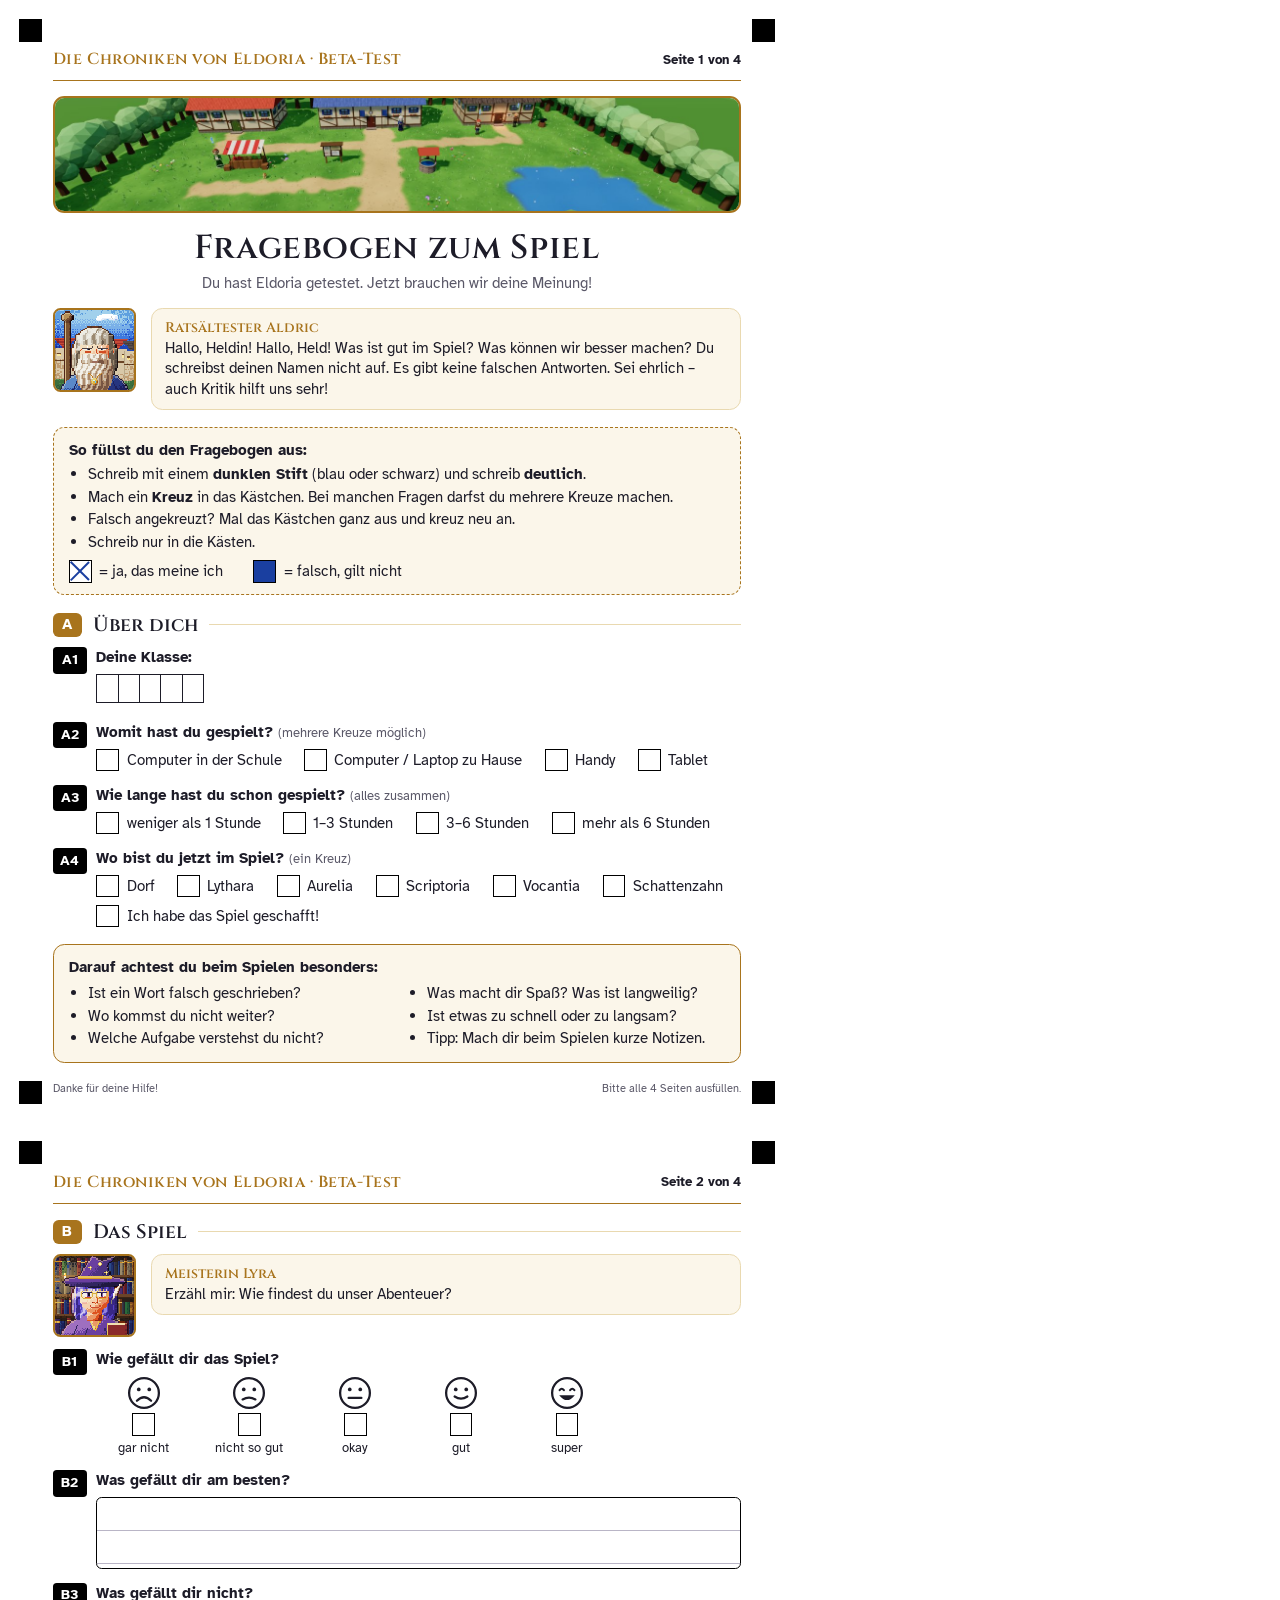
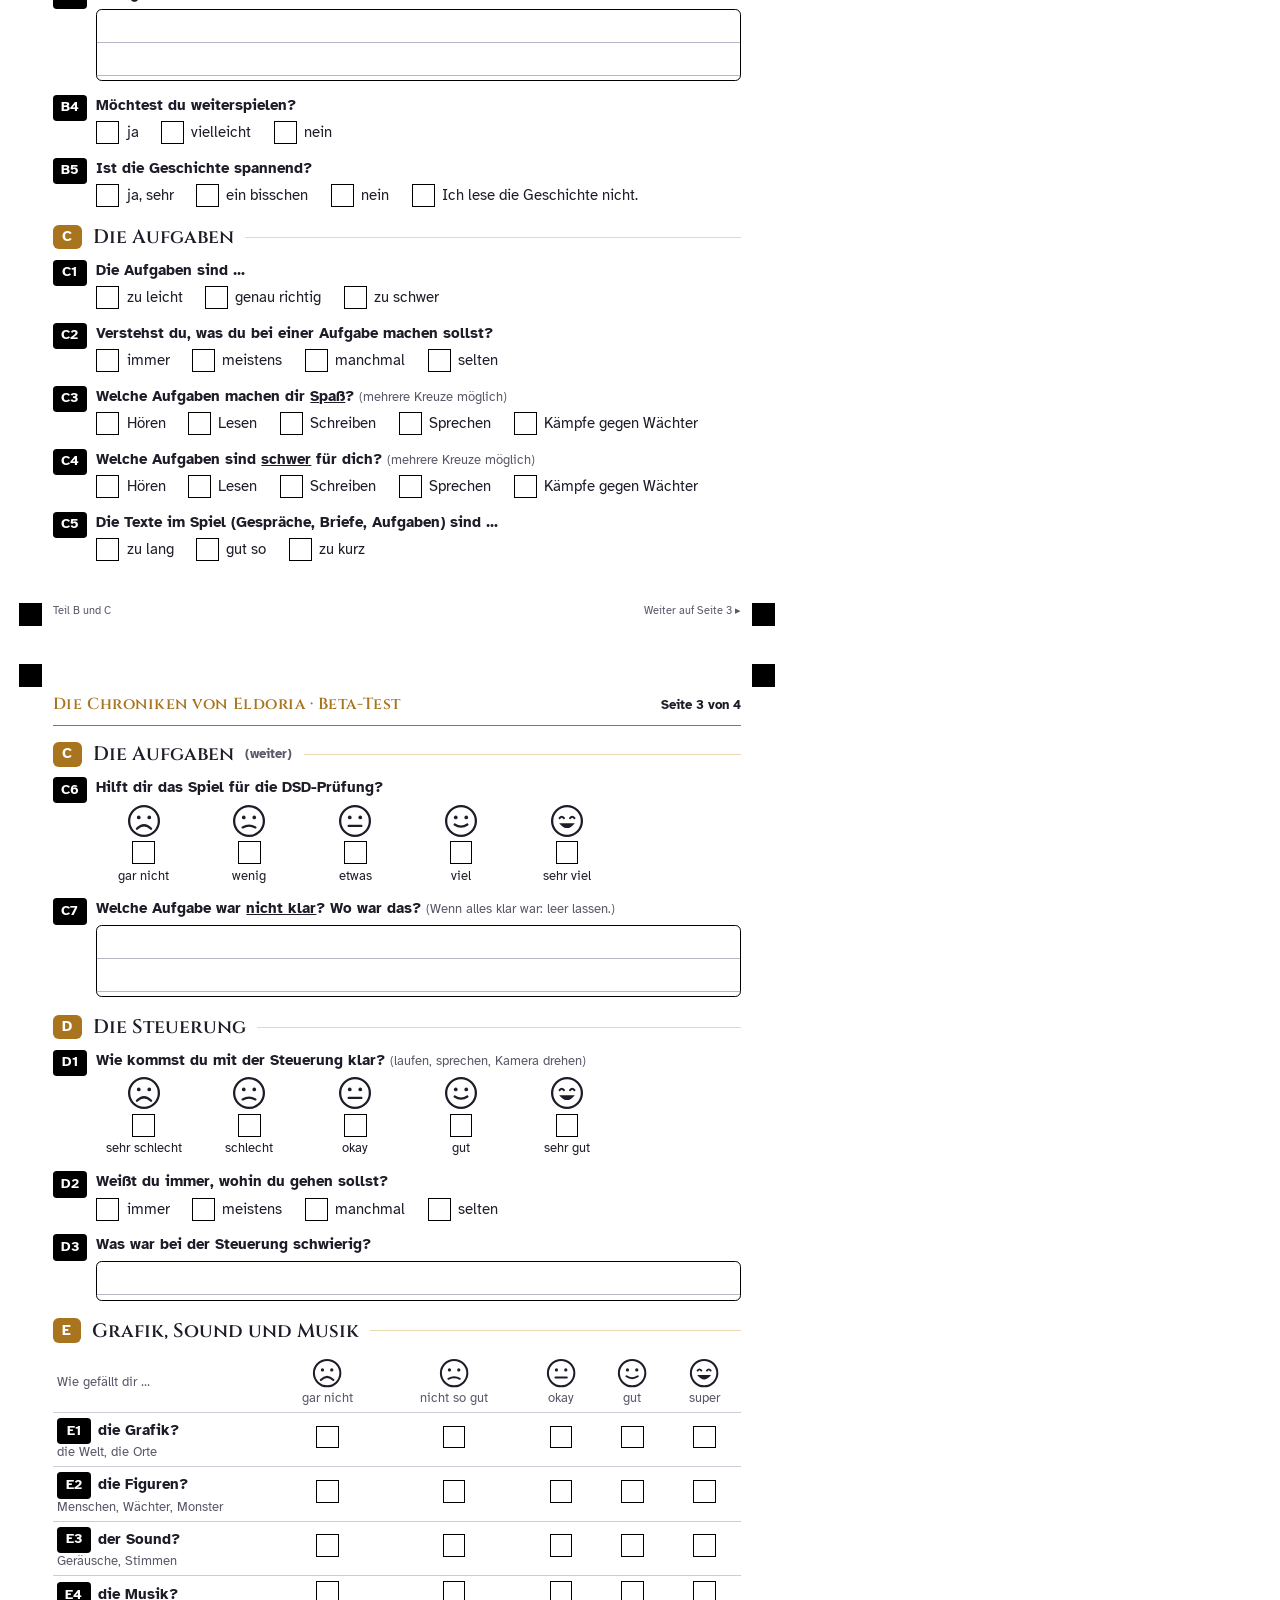
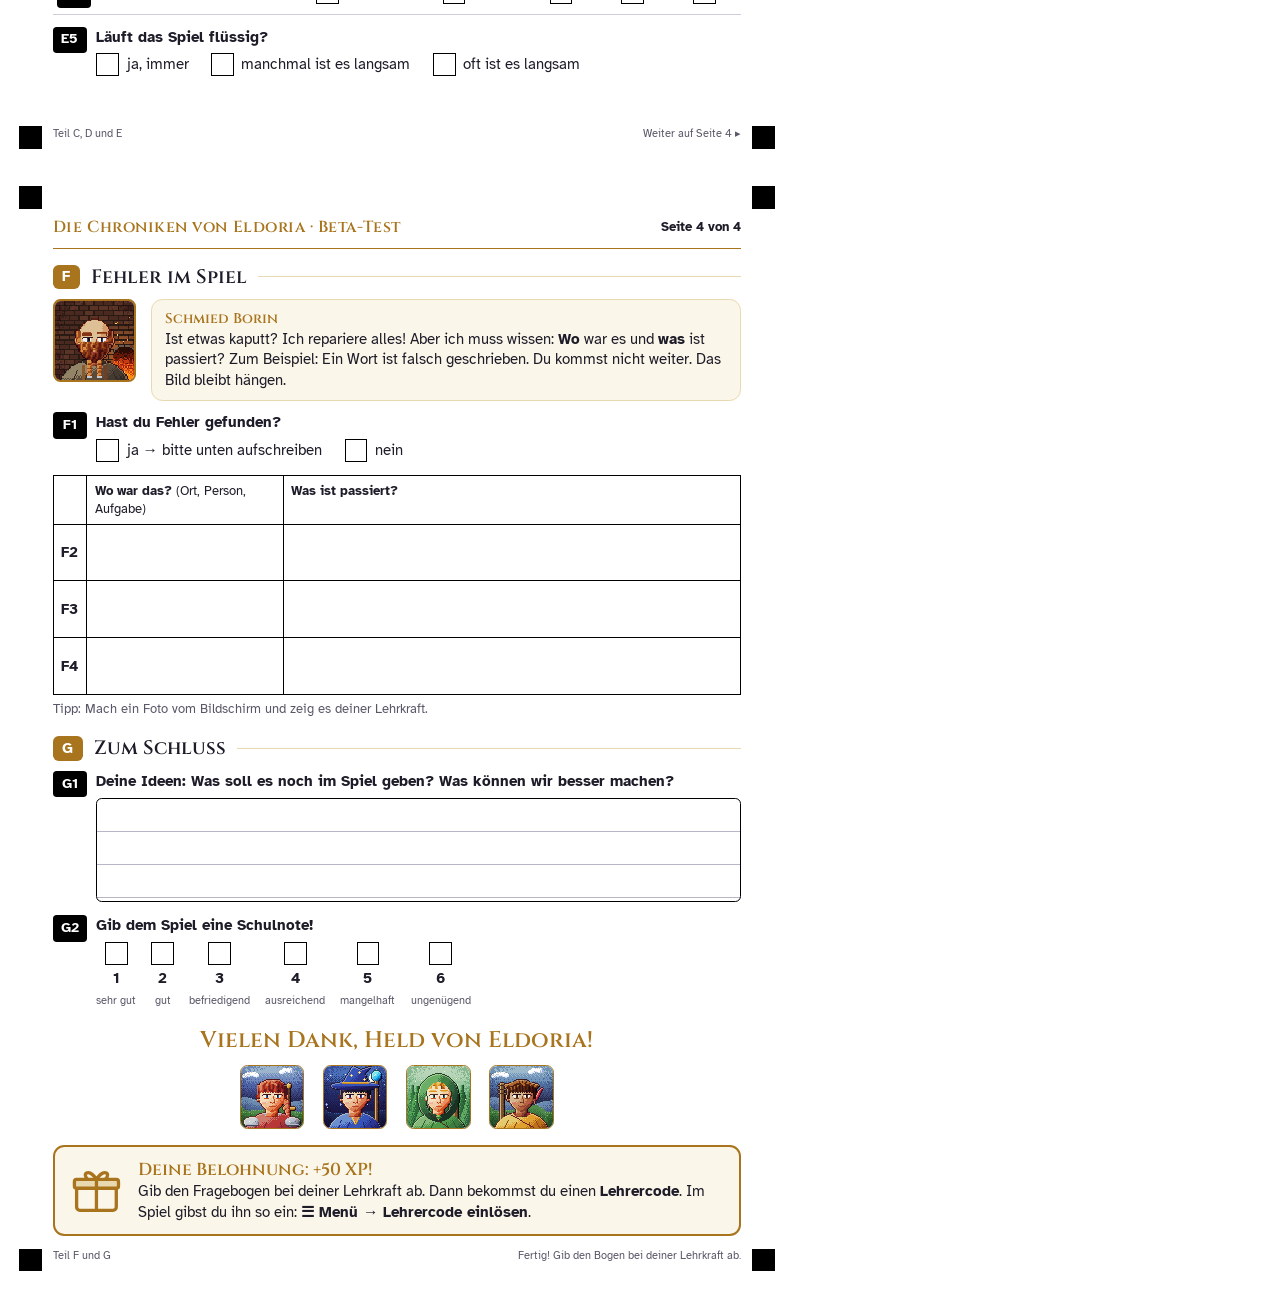
<file: docs/fragebogen/fragebogen.html>
<!doctype html>
<html lang="de">
<head>
<meta charset="utf-8">
<title>Eldoria – Fragebogen zum Beta-Test</title>
<link rel="stylesheet" href="../../fonts/schriften.css">
<style>
  /* Druckvorlage A4, 4 Seiten. Für das Einscannen: weiße Felder, dunkle Rahmen, große Kästchen,
     Fragenummern in schwarzen Kästen, Seitenzahl auf jeder Seite (anonym, ohne Kennung), Passmarken in den Ecken. */
  @page { size: A4; margin: 0; }
  :root { --tinte: #1d1c28; --gold: #a8741d; --gold-hell: #e9d9b0; --pergament: #fbf6ea; --grau: #5a5868; }
  * { box-sizing: border-box; }
  html, body { margin: 0; background: #fff; color: var(--tinte); }
  body { font-family: "Atkinson Hyperlegible", Arial, sans-serif; font-size: 11.5pt; line-height: 1.35; }
  .seite { width: 210mm; height: 297mm; position: relative; padding: 13mm 14mm 12mm; overflow: hidden; page-break-after: always; break-after: page; }
  .seite:last-child { page-break-after: auto; break-after: auto; }
  /* Passmarken für das Einscannen */
  .marke { position: absolute; width: 6mm; height: 6mm; background: #000; }
  .marke.lo { top: 5mm; left: 5mm; } .marke.ro { top: 5mm; right: 5mm; } .marke.lu { bottom: 5mm; left: 5mm; } .marke.ru { bottom: 5mm; right: 5mm; }

  .kopf { display: flex; align-items: center; justify-content: space-between; gap: 6mm; border-bottom: 1.2pt solid var(--gold); padding-bottom: 2.5mm; margin-bottom: 4mm; }
  .kopf .titel { white-space: nowrap; font-family: "Cinzel", Georgia, serif; font-weight: 600; font-size: 12pt; letter-spacing: .4pt; color: var(--gold); }
  .kopf .rechts { display: flex; align-items: center; gap: 4mm; font-size: 10pt; }
  .kennung-klein { display: flex; align-items: center; gap: 2mm; }
  .zeichen { display: inline-flex; gap: 0; }
  .zeichen span { width: 6mm; height: 7.5mm; border: 1pt solid var(--tinte); margin-left: -1pt; background: #fff; }
  .zeichen span:first-child { margin-left: 0; }
  .zeichen span.strich { border: none; width: 3mm; text-align: center; line-height: 7.5mm; }
  .seitenzahl { font-weight: 700; white-space: nowrap; }
  .kennung-klein { white-space: nowrap; }

  h1 { font-family: "Cinzel", Georgia, serif; font-weight: 600; font-size: 25pt; margin: 3mm 0 1mm; text-align: center; letter-spacing: .5pt; }
  .unter { text-align: center; color: var(--grau); margin: 0 0 4mm; font-size: 11pt; }
  .banner { width: 100%; height: 31mm; object-fit: cover; border: 1.5pt solid var(--gold); border-radius: 3mm; display: block; }

  h2 { font-family: "Cinzel", Georgia, serif; font-weight: 600; font-size: 14.5pt; margin: 0 0 2.5mm; display: flex; align-items: center; gap: 3mm; }
  h2 .teil { background: var(--gold); color: #fff; font-family: "Atkinson Hyperlegible", sans-serif; font-size: 11pt; padding: .6mm 2.5mm; border-radius: 1.5mm; }
  h2::after { content: ""; flex: 1; border-bottom: .8pt solid var(--gold-hell); }
  .abschnitt { margin-bottom: 4.5mm; }
  .mit-bild { display: grid; grid-template-columns: 22mm 1fr; gap: 4mm; align-items: start; }
  .portrait { width: 22mm; height: 22mm; image-rendering: pixelated; border: 1.5pt solid var(--gold); border-radius: 2mm; display: block; }
  .blase { background: var(--pergament); border: 1pt solid var(--gold-hell); border-radius: 3mm; padding: 2.5mm 3.5mm; position: relative; }
  .blase b.name { font-family: "Cinzel", Georgia, serif; color: var(--gold); display: block; font-size: 10.5pt; }

  .frage { display: grid; grid-template-columns: 9mm 1fr; gap: 2.5mm; margin-bottom: 3.6mm; break-inside: avoid; }
  .nr { background: #000; color: #fff; font-weight: 700; font-size: 10.5pt; height: 7mm; border-radius: 1mm; display: flex; align-items: center; justify-content: center; }
  .text { font-weight: 700; margin-bottom: 1.6mm; }
  .text small { font-weight: 400; color: var(--grau); }
  .optionen { display: flex; flex-wrap: wrap; gap: 2mm 6mm; }
  .opt { display: inline-flex; align-items: center; gap: 2mm; white-space: nowrap; }
  .box { width: 6mm; height: 6mm; border: 1.3pt solid #000; background: #fff; display: inline-block; flex: none; }
  .box.rund { border-radius: 50%; }

  /* Skala mit Gesichtern */
  .skala { display: grid; grid-template-columns: repeat(5, 25mm); gap: 0 3mm; }
  .skala .stufe { display: flex; flex-direction: column; align-items: center; gap: 1mm; font-size: 9.5pt; text-align: center; }
  .skala svg { width: 9mm; height: 9mm; }

  /* Tabelle (Grafik, Sound, Musik) */
  table.bewertung { border-collapse: collapse; width: 100%; }
  .bewertung th, .bewertung td { border-bottom: .8pt solid #cfcbd8; padding: 1.3mm 1mm; text-align: center; vertical-align: middle; }
  .bewertung th { font-size: 9.5pt; font-weight: 400; color: var(--grau); }
  .bewertung th svg { width: 8mm; height: 8mm; display: block; margin: 0 auto 0.5mm; }
  .bewertung td:first-child, .bewertung th:first-child { text-align: left; width: 58mm; }
  .bewertung td:first-child { font-weight: 700; }
  .bewertung td:first-child small { display: block; font-weight: 400; color: var(--grau); font-size: 9.5pt; }
  .bewertung .nr { display: inline-flex; width: 9mm; margin-right: 2mm; vertical-align: middle; }

  /* Schreibfelder: weißer Kasten mit Linien */
  .feld { border: 1.2pt solid #000; border-radius: 1.5mm; background: #fff repeating-linear-gradient(to bottom, transparent 0, transparent 8.4mm, #b9b5c6 8.4mm, #b9b5c6 8.7mm); background-origin: content-box; padding: 0 3mm; }
  .feld.z2 { height: 19mm; } .feld.z3 { height: 27.5mm; } .feld.z4 { height: 36mm; } .feld.z1 { height: 10.5mm; }
  .zeile-klein { display: flex; align-items: center; gap: 3mm; margin-top: 2mm; }
  .zeile-klein .feld { flex: 1; }

  .hinweis { border: 1.2pt dashed var(--gold); border-radius: 3mm; padding: 3mm 4mm; background: var(--pergament); }
  .hinweis ul { margin: 1mm 0 0; padding-left: 5mm; }
  .hinweis li { margin: .5mm 0; }
  .beispiele { display: flex; gap: 8mm; align-items: center; flex-wrap: wrap; margin-top: 2mm; }
  .beispiel { display: inline-flex; align-items: center; gap: 2mm; }
  .box.kreuz { position: relative; } .box.kreuz::before, .box.kreuz::after { content: ""; position: absolute; left: 50%; top: 50%; width: 7mm; height: 1.4pt; background: #1a3fa0; }
  .box.kreuz::before { transform: translate(-50%, -50%) rotate(45deg); } .box.kreuz::after { transform: translate(-50%, -50%) rotate(-45deg); }
  .box.voll { background: #1a3fa0; }

  table.fehler { border-collapse: collapse; width: 100%; }
  .fehler th, .fehler td { border: 1.2pt solid #000; padding: 1.5mm 2mm; text-align: left; vertical-align: top; }
  .fehler th { font-size: 10pt; background: #fff; }
  .fehler td { height: 15mm; }
  .fehler td.n { width: 8mm; text-align: center; font-weight: 700; vertical-align: middle; }
  .zwei { display: grid; grid-template-columns: 1fr 1fr; gap: 6mm; }
  .note { display: flex; gap: 4mm; }
  .note .opt { flex-direction: column; gap: 1mm; font-weight: 700; }
  .note .opt small { font-weight: 400; font-size: 8.5pt; color: var(--grau); }
  .helden { display: flex; justify-content: center; gap: 5mm; margin-top: 2.5mm; }
  .helden img { width: 17mm; height: 17mm; image-rendering: pixelated; border: 1.2pt solid var(--gold); border-radius: 2mm; }
  .danke { text-align: center; font-family: "Cinzel", Georgia, serif; font-size: 17pt; font-weight: 600; color: var(--gold); margin-top: 3mm; }
  .belohnung { margin-top: 4mm; border: 1.5pt solid var(--gold); border-radius: 3mm; background: var(--pergament); padding: 3mm 4mm; display: grid; grid-template-columns: 14mm 1fr; gap: 4mm; align-items: center; }
  .belohnung .xp { font-family: "Cinzel", Georgia, serif; font-weight: 600; color: var(--gold); font-size: 13pt; }
  .fuss { position: absolute; left: 14mm; right: 14mm; bottom: 7mm; font-size: 8.5pt; color: var(--grau); display: flex; justify-content: space-between; }
</style>
</head>
<body>

<!-- Gesichter für die Skalen (1 = gar nicht … 5 = super) -->
<svg width="0" height="0" style="position:absolute">
  <defs>
    <g id="g1"><circle cx="12" cy="12" r="10.5" fill="none" stroke="#1d1c28" stroke-width="1.6"/><circle cx="8.3" cy="9.5" r="1.3" fill="#1d1c28"/><circle cx="15.7" cy="9.5" r="1.3" fill="#1d1c28"/><path d="M7 17.5 Q12 12.5 17 17.5" fill="none" stroke="#1d1c28" stroke-width="1.6" stroke-linecap="round"/></g>
    <g id="g2"><circle cx="12" cy="12" r="10.5" fill="none" stroke="#1d1c28" stroke-width="1.6"/><circle cx="8.3" cy="9.5" r="1.3" fill="#1d1c28"/><circle cx="15.7" cy="9.5" r="1.3" fill="#1d1c28"/><path d="M7.5 16.5 Q12 14 16.5 16.5" fill="none" stroke="#1d1c28" stroke-width="1.6" stroke-linecap="round"/></g>
    <g id="g3"><circle cx="12" cy="12" r="10.5" fill="none" stroke="#1d1c28" stroke-width="1.6"/><circle cx="8.3" cy="9.5" r="1.3" fill="#1d1c28"/><circle cx="15.7" cy="9.5" r="1.3" fill="#1d1c28"/><path d="M7.5 15.5 H16.5" fill="none" stroke="#1d1c28" stroke-width="1.6" stroke-linecap="round"/></g>
    <g id="g4"><circle cx="12" cy="12" r="10.5" fill="none" stroke="#1d1c28" stroke-width="1.6"/><circle cx="8.3" cy="9.5" r="1.3" fill="#1d1c28"/><circle cx="15.7" cy="9.5" r="1.3" fill="#1d1c28"/><path d="M7.5 14.5 Q12 17.5 16.5 14.5" fill="none" stroke="#1d1c28" stroke-width="1.6" stroke-linecap="round"/></g>
    <g id="g5"><circle cx="12" cy="12" r="10.5" fill="none" stroke="#1d1c28" stroke-width="1.6"/><path d="M6.8 10 Q8.3 8 9.8 10 M14.2 10 Q15.7 8 17.2 10" fill="none" stroke="#1d1c28" stroke-width="1.5" stroke-linecap="round"/><path d="M6.5 13.5 Q12 20.5 17.5 13.5 Z" fill="#1d1c28"/></g>
  </defs>
</svg>

<!-- ============ Seite 1 ============ -->
<section class="seite">
  <div class="marke lo"></div><div class="marke ro"></div><div class="marke lu"></div><div class="marke ru"></div>
  <div class="kopf">
    <span class="titel">Die Chroniken von Eldoria · Beta-Test</span>
    <span class="rechts"><span class="seitenzahl">Seite 1 von 4</span></span>
  </div>

  <img class="banner" src="bilder/dorf_banner.jpg" alt="Das Dorf der Ankömmlinge">
  <h1>Fragebogen zum Spiel</h1>
  <p class="unter">Du hast Eldoria getestet. Jetzt brauchen wir deine Meinung!</p>

  <div class="abschnitt mit-bild">
    <img class="portrait" src="bilder/npc_aldric.png" alt="">
    <div class="blase"><b class="name">Ratsältester Aldric</b>
      Hallo, Heldin! Hallo, Held! Was ist gut im Spiel? Was können wir besser machen?
      Du schreibst deinen Namen nicht auf. Es gibt keine falschen Antworten. Sei ehrlich – auch Kritik hilft uns sehr!
    </div>
  </div>

  <div class="abschnitt hinweis">
    <b>So füllst du den Fragebogen aus:</b>
    <ul>
      <li>Schreib mit einem <b>dunklen Stift</b> (blau oder schwarz) und schreib <b>deutlich</b>.</li>
      <li>Mach ein <b>Kreuz</b> in das Kästchen. Bei manchen Fragen darfst du mehrere Kreuze machen.</li>
      <li>Falsch angekreuzt? Mal das Kästchen ganz aus und kreuz neu an.</li>
      <li>Schreib nur in die Kästen.</li>
    </ul>
    <div class="beispiele">
      <span class="beispiel"><span class="box kreuz"></span> = ja, das meine ich</span>
      <span class="beispiel"><span class="box voll"></span> = falsch, gilt nicht</span>
    </div>
  </div>

  <div class="abschnitt">
    <h2><span class="teil">A</span> Über dich</h2>
    <div class="frage"><div class="nr">A1</div><div>
      <div class="text">Deine Klasse:</div>
      <span class="zeichen"><span></span><span></span><span></span><span></span><span></span></span>
    </div></div>
    <div class="frage"><div class="nr">A2</div><div>
      <div class="text">Womit hast du gespielt? <small>(mehrere Kreuze möglich)</small></div>
      <div class="optionen">
        <span class="opt"><span class="box"></span>Computer in der Schule</span>
        <span class="opt"><span class="box"></span>Computer / Laptop zu Hause</span>
        <span class="opt"><span class="box"></span>Handy</span>
        <span class="opt"><span class="box"></span>Tablet</span>
      </div>
    </div></div>
    <div class="frage"><div class="nr">A3</div><div>
      <div class="text">Wie lange hast du schon gespielt? <small>(alles zusammen)</small></div>
      <div class="optionen">
        <span class="opt"><span class="box"></span>weniger als 1 Stunde</span>
        <span class="opt"><span class="box"></span>1–3 Stunden</span>
        <span class="opt"><span class="box"></span>3–6 Stunden</span>
        <span class="opt"><span class="box"></span>mehr als 6 Stunden</span>
      </div>
    </div></div>
    <div class="frage"><div class="nr">A4</div><div>
      <div class="text">Wo bist du jetzt im Spiel? <small>(ein Kreuz)</small></div>
      <div class="optionen">
        <span class="opt"><span class="box"></span>Dorf</span>
        <span class="opt"><span class="box"></span>Lythara</span>
        <span class="opt"><span class="box"></span>Aurelia</span>
        <span class="opt"><span class="box"></span>Scriptoria</span>
        <span class="opt"><span class="box"></span>Vocantia</span>
        <span class="opt"><span class="box"></span>Schattenzahn</span>
        <span class="opt"><span class="box"></span>Ich habe das Spiel geschafft!</span>
      </div>
    </div></div>
  </div>
  <div class="abschnitt hinweis" style="border-style:solid">
    <b>Darauf achtest du beim Spielen besonders:</b>
    <div style="display:grid;grid-template-columns:1fr 1fr;gap:0 6mm">
      <ul>
        <li>Ist ein Wort falsch geschrieben?</li>
        <li>Wo kommst du nicht weiter?</li>
        <li>Welche Aufgabe verstehst du nicht?</li>
      </ul>
      <ul>
        <li>Was macht dir Spaß? Was ist langweilig?</li>
        <li>Ist etwas zu schnell oder zu langsam?</li>
        <li>Tipp: Mach dir beim Spielen kurze Notizen.</li>
      </ul>
    </div>
  </div>
  <div class="fuss"><span>Danke für deine Hilfe!</span><span>Bitte alle 4 Seiten ausfüllen.</span></div>
</section>

<!-- ============ Seite 2 ============ -->
<section class="seite">
  <div class="marke lo"></div><div class="marke ro"></div><div class="marke lu"></div><div class="marke ru"></div>
  <div class="kopf">
    <span class="titel">Die Chroniken von Eldoria · Beta-Test</span>
    <span class="rechts"><span class="seitenzahl">Seite 2 von 4</span></span>
  </div>

  <div class="abschnitt">
    <h2><span class="teil">B</span> Das Spiel</h2>
    <div class="mit-bild" style="margin-bottom:3mm">
      <img class="portrait" src="bilder/npc_lyra.png" alt="">
      <div class="blase"><b class="name">Meisterin Lyra</b>Erzähl mir: Wie findest du unser Abenteuer?</div>
    </div>
    <div class="frage"><div class="nr">B1</div><div>
      <div class="text">Wie gefällt dir das Spiel?</div>
      <div class="skala">
        <span class="stufe"><svg viewBox="0 0 24 24"><use href="#g1"/></svg><span class="box"></span>gar nicht</span>
        <span class="stufe"><svg viewBox="0 0 24 24"><use href="#g2"/></svg><span class="box"></span>nicht so gut</span>
        <span class="stufe"><svg viewBox="0 0 24 24"><use href="#g3"/></svg><span class="box"></span>okay</span>
        <span class="stufe"><svg viewBox="0 0 24 24"><use href="#g4"/></svg><span class="box"></span>gut</span>
        <span class="stufe"><svg viewBox="0 0 24 24"><use href="#g5"/></svg><span class="box"></span>super</span>
      </div>
    </div></div>
    <div class="frage"><div class="nr">B2</div><div>
      <div class="text">Was gefällt dir am besten?</div>
      <div class="feld z2"></div>
    </div></div>
    <div class="frage"><div class="nr">B3</div><div>
      <div class="text">Was gefällt dir nicht?</div>
      <div class="feld z2"></div>
    </div></div>
    <div class="frage"><div class="nr">B4</div><div>
      <div class="text">Möchtest du weiterspielen?</div>
      <div class="optionen">
        <span class="opt"><span class="box"></span>ja</span>
        <span class="opt"><span class="box"></span>vielleicht</span>
        <span class="opt"><span class="box"></span>nein</span>
      </div>
    </div></div>
    <div class="frage"><div class="nr">B5</div><div>
      <div class="text">Ist die Geschichte spannend?</div>
      <div class="optionen">
        <span class="opt"><span class="box"></span>ja, sehr</span>
        <span class="opt"><span class="box"></span>ein bisschen</span>
        <span class="opt"><span class="box"></span>nein</span>
        <span class="opt"><span class="box"></span>Ich lese die Geschichte nicht.</span>
      </div>
    </div></div>
  </div>

  <div class="abschnitt">
    <h2><span class="teil">C</span> Die Aufgaben</h2>
    <div class="frage"><div class="nr">C1</div><div>
      <div class="text">Die Aufgaben sind …</div>
      <div class="optionen">
        <span class="opt"><span class="box"></span>zu leicht</span>
        <span class="opt"><span class="box"></span>genau richtig</span>
        <span class="opt"><span class="box"></span>zu schwer</span>
      </div>
    </div></div>
    <div class="frage"><div class="nr">C2</div><div>
      <div class="text">Verstehst du, was du bei einer Aufgabe machen sollst?</div>
      <div class="optionen">
        <span class="opt"><span class="box"></span>immer</span>
        <span class="opt"><span class="box"></span>meistens</span>
        <span class="opt"><span class="box"></span>manchmal</span>
        <span class="opt"><span class="box"></span>selten</span>
      </div>
    </div></div>
    <div class="frage"><div class="nr">C3</div><div>
      <div class="text">Welche Aufgaben machen dir <u>Spaß</u>? <small>(mehrere Kreuze möglich)</small></div>
      <div class="optionen">
        <span class="opt"><span class="box"></span>Hören</span>
        <span class="opt"><span class="box"></span>Lesen</span>
        <span class="opt"><span class="box"></span>Schreiben</span>
        <span class="opt"><span class="box"></span>Sprechen</span>
        <span class="opt"><span class="box"></span>Kämpfe gegen Wächter</span>
      </div>
    </div></div>
    <div class="frage"><div class="nr">C4</div><div>
      <div class="text">Welche Aufgaben sind <u>schwer</u> für dich? <small>(mehrere Kreuze möglich)</small></div>
      <div class="optionen">
        <span class="opt"><span class="box"></span>Hören</span>
        <span class="opt"><span class="box"></span>Lesen</span>
        <span class="opt"><span class="box"></span>Schreiben</span>
        <span class="opt"><span class="box"></span>Sprechen</span>
        <span class="opt"><span class="box"></span>Kämpfe gegen Wächter</span>
      </div>
    </div></div>
    <div class="frage"><div class="nr">C5</div><div>
      <div class="text">Die Texte im Spiel (Gespräche, Briefe, Aufgaben) sind …</div>
      <div class="optionen">
        <span class="opt"><span class="box"></span>zu lang</span>
        <span class="opt"><span class="box"></span>gut so</span>
        <span class="opt"><span class="box"></span>zu kurz</span>
      </div>
    </div></div>
  </div>
  <div class="fuss"><span>Teil B und C</span><span>Weiter auf Seite 3 ▸</span></div>
</section>

<!-- ============ Seite 3 ============ -->
<section class="seite">
  <div class="marke lo"></div><div class="marke ro"></div><div class="marke lu"></div><div class="marke ru"></div>
  <div class="kopf">
    <span class="titel">Die Chroniken von Eldoria · Beta-Test</span>
    <span class="rechts"><span class="seitenzahl">Seite 3 von 4</span></span>
  </div>

  <div class="abschnitt">
    <h2><span class="teil">C</span> Die Aufgaben <small style="font-family:'Atkinson Hyperlegible',sans-serif;font-size:10pt;color:var(--grau)">(weiter)</small></h2>
    <div class="frage"><div class="nr">C6</div><div>
      <div class="text">Hilft dir das Spiel für die DSD-Prüfung?</div>
      <div class="skala">
        <span class="stufe"><svg viewBox="0 0 24 24"><use href="#g1"/></svg><span class="box"></span>gar nicht</span>
        <span class="stufe"><svg viewBox="0 0 24 24"><use href="#g2"/></svg><span class="box"></span>wenig</span>
        <span class="stufe"><svg viewBox="0 0 24 24"><use href="#g3"/></svg><span class="box"></span>etwas</span>
        <span class="stufe"><svg viewBox="0 0 24 24"><use href="#g4"/></svg><span class="box"></span>viel</span>
        <span class="stufe"><svg viewBox="0 0 24 24"><use href="#g5"/></svg><span class="box"></span>sehr viel</span>
      </div>
    </div></div>
    <div class="frage"><div class="nr">C7</div><div>
      <div class="text">Welche Aufgabe war <u>nicht klar</u>? Wo war das? <small>(Wenn alles klar war: leer lassen.)</small></div>
      <div class="feld z2"></div>
    </div></div>
  </div>

  <div class="abschnitt">
    <h2><span class="teil">D</span> Die Steuerung</h2>
    <div class="frage"><div class="nr">D1</div><div>
      <div class="text">Wie kommst du mit der Steuerung klar? <small>(laufen, sprechen, Kamera drehen)</small></div>
      <div class="skala">
        <span class="stufe"><svg viewBox="0 0 24 24"><use href="#g1"/></svg><span class="box"></span>sehr schlecht</span>
        <span class="stufe"><svg viewBox="0 0 24 24"><use href="#g2"/></svg><span class="box"></span>schlecht</span>
        <span class="stufe"><svg viewBox="0 0 24 24"><use href="#g3"/></svg><span class="box"></span>okay</span>
        <span class="stufe"><svg viewBox="0 0 24 24"><use href="#g4"/></svg><span class="box"></span>gut</span>
        <span class="stufe"><svg viewBox="0 0 24 24"><use href="#g5"/></svg><span class="box"></span>sehr gut</span>
      </div>
    </div></div>
    <div class="frage"><div class="nr">D2</div><div>
      <div class="text">Weißt du immer, wohin du gehen sollst?</div>
      <div class="optionen">
        <span class="opt"><span class="box"></span>immer</span>
        <span class="opt"><span class="box"></span>meistens</span>
        <span class="opt"><span class="box"></span>manchmal</span>
        <span class="opt"><span class="box"></span>selten</span>
      </div>
    </div></div>
    <div class="frage"><div class="nr">D3</div><div>
      <div class="text">Was war bei der Steuerung schwierig?</div>
      <div class="feld z1"></div>
    </div></div>
  </div>

  <div class="abschnitt">
    <h2><span class="teil">E</span> Grafik, Sound und Musik</h2>
    <table class="bewertung">
      <tr><th>Wie gefällt dir …</th>
        <th><svg viewBox="0 0 24 24"><use href="#g1"/></svg>gar nicht</th>
        <th><svg viewBox="0 0 24 24"><use href="#g2"/></svg>nicht so gut</th>
        <th><svg viewBox="0 0 24 24"><use href="#g3"/></svg>okay</th>
        <th><svg viewBox="0 0 24 24"><use href="#g4"/></svg>gut</th>
        <th><svg viewBox="0 0 24 24"><use href="#g5"/></svg>super</th></tr>
      <tr><td><span class="nr">E1</span>die Grafik?<small>die Welt, die Orte</small></td><td><span class="box"></span></td><td><span class="box"></span></td><td><span class="box"></span></td><td><span class="box"></span></td><td><span class="box"></span></td></tr>
      <tr><td><span class="nr">E2</span>die Figuren?<small>Menschen, Wächter, Monster</small></td><td><span class="box"></span></td><td><span class="box"></span></td><td><span class="box"></span></td><td><span class="box"></span></td><td><span class="box"></span></td></tr>
      <tr><td><span class="nr">E3</span>der Sound?<small>Geräusche, Stimmen</small></td><td><span class="box"></span></td><td><span class="box"></span></td><td><span class="box"></span></td><td><span class="box"></span></td><td><span class="box"></span></td></tr>
      <tr><td><span class="nr">E4</span>die Musik?</td><td><span class="box"></span></td><td><span class="box"></span></td><td><span class="box"></span></td><td><span class="box"></span></td><td><span class="box"></span></td></tr>
    </table>
    <div class="frage" style="margin-top:3mm"><div class="nr">E5</div><div>
      <div class="text">Läuft das Spiel flüssig?</div>
      <div class="optionen">
        <span class="opt"><span class="box"></span>ja, immer</span>
        <span class="opt"><span class="box"></span>manchmal ist es langsam</span>
        <span class="opt"><span class="box"></span>oft ist es langsam</span>
      </div>
    </div></div>
  </div>
  <div class="fuss"><span>Teil C, D und E</span><span>Weiter auf Seite 4 ▸</span></div>
</section>

<!-- ============ Seite 4 ============ -->
<section class="seite">
  <div class="marke lo"></div><div class="marke ro"></div><div class="marke lu"></div><div class="marke ru"></div>
  <div class="kopf">
    <span class="titel">Die Chroniken von Eldoria · Beta-Test</span>
    <span class="rechts"><span class="seitenzahl">Seite 4 von 4</span></span>
  </div>

  <div class="abschnitt">
    <h2><span class="teil">F</span> Fehler im Spiel</h2>
    <div class="mit-bild" style="margin-bottom:3mm">
      <img class="portrait" src="bilder/npc_borin.png" alt="">
      <div class="blase"><b class="name">Schmied Borin</b>Ist etwas kaputt? Ich repariere alles! Aber ich muss wissen: <b>Wo</b> war es und <b>was</b> ist passiert?
        Zum Beispiel: Ein Wort ist falsch geschrieben. Du kommst nicht weiter. Das Bild bleibt hängen.</div>
    </div>
    <div class="frage"><div class="nr">F1</div><div>
      <div class="text">Hast du Fehler gefunden?</div>
      <div class="optionen">
        <span class="opt"><span class="box"></span>ja → bitte unten aufschreiben</span>
        <span class="opt"><span class="box"></span>nein</span>
      </div>
    </div></div>
    <table class="fehler">
      <tr><th></th><th style="width:52mm">Wo war das? <span style="font-weight:400">(Ort, Person, Aufgabe)</span></th><th>Was ist passiert?</th></tr>
      <tr><td class="n">F2</td><td></td><td></td></tr>
      <tr><td class="n">F3</td><td></td><td></td></tr>
      <tr><td class="n">F4</td><td></td><td></td></tr>
    </table>
    <p style="font-size:10pt;color:var(--grau);margin:1.5mm 0 0">Tipp: Mach ein Foto vom Bildschirm und zeig es deiner Lehrkraft.</p>
  </div>

  <div class="abschnitt">
    <h2><span class="teil">G</span> Zum Schluss</h2>
    <div class="frage"><div class="nr">G1</div><div>
      <div class="text">Deine Ideen: Was soll es noch im Spiel geben? Was können wir besser machen?</div>
      <div class="feld z3"></div>
    </div></div>
    <div class="frage"><div class="nr">G2</div><div>
      <div class="text">Gib dem Spiel eine Schulnote!</div>
      <div class="note">
        <span class="opt"><span class="box"></span>1<small>sehr gut</small></span>
        <span class="opt"><span class="box"></span>2<small>gut</small></span>
        <span class="opt"><span class="box"></span>3<small>befriedigend</small></span>
        <span class="opt"><span class="box"></span>4<small>ausreichend</small></span>
        <span class="opt"><span class="box"></span>5<small>mangelhaft</small></span>
        <span class="opt"><span class="box"></span>6<small>ungenügend</small></span>
      </div>
    </div></div>
  </div>

  <div class="danke">Vielen Dank, Held von Eldoria!</div>
  <div class="helden">
    <img src="bilder/held_kriegerin.png" alt=""><img src="bilder/held_magier.png" alt=""><img src="bilder/held_waldlaeufer.png" alt=""><img src="bilder/held_barde.png" alt="">
  </div>
  <div class="belohnung">
    <svg viewBox="0 0 24 24" width="14mm" height="14mm"><rect x="3" y="10" width="18" height="11" rx="1.5" fill="#fbf6ea" stroke="#a8741d" stroke-width="1.5"/><rect x="2" y="7" width="20" height="4" rx="1" fill="#e9d9b0" stroke="#a8741d" stroke-width="1.5"/><path d="M12 7v14" stroke="#a8741d" stroke-width="1.5"/><path d="M12 7C9 2 5 4 8 7M12 7c3-5 7-3 4 0" fill="none" stroke="#a8741d" stroke-width="1.5"/></svg>
    <div><span class="xp">Deine Belohnung: +50 XP!</span><br>
      Gib den Fragebogen bei deiner Lehrkraft ab. Dann bekommst du einen <b>Lehrercode</b>.
      Im Spiel gibst du ihn so ein: <b>☰ Menü → Lehrercode einlösen</b>.</div>
  </div>
  <div class="fuss"><span>Teil F und G</span><span>Fertig! Gib den Bogen bei deiner Lehrkraft ab.</span></div>
</section>

</body>
</html>
</file>
<file: fonts/schriften.css>
/* Schriften liegen im Spiel selbst (keine Verbindung zu Google Fonts nötig).
   Cinzel und Atkinson Hyperlegible stehen unter der SIL Open Font License 1.1 (siehe fonts/README.md). */
@font-face {
  font-family: "Cinzel";
  font-style: normal;
  font-weight: 600;
  font-display: swap;
  src: url("cinzel-600.woff2") format("woff2");
}
@font-face {
  font-family: "Atkinson Hyperlegible";
  font-style: normal;
  font-weight: 400;
  font-display: swap;
  src: url("atkinson-hyperlegible-400.woff2") format("woff2");
}
@font-face {
  font-family: "Atkinson Hyperlegible";
  font-style: normal;
  font-weight: 700;
  font-display: swap;
  src: url("atkinson-hyperlegible-700.woff2") format("woff2");
}
/* Pixelify Sans (ältere 16-Bit-Version snes.html): variable Schrift, eine Datei für 400–600 */
@font-face {
  font-family: "Pixelify Sans";
  font-style: normal;
  font-weight: 400 600;
  font-display: swap;
  src: url("pixelify-sans.woff2") format("woff2");
}
</file>
<file: css/style.css>
:root {
  color-scheme: dark;
  --nacht: #14121f;
  --nacht-2: #1f1b30;
  --pergament: #f3e7c9;
  --pergament-2: #e6d4a8;
  --tinte: #2b2116;
  --tinte-2: #5a4632;
  --gold: #d9a441;
  --gold-dunkel: #a8741d;
  --gruen: #3f8f4f;
  --rot: #b23a3a;
  --blau: #3d6fb6;
  --rand: #7a5a2e;
  --schrift: "Segoe UI", system-ui, -apple-system, sans-serif;
  --titel: Georgia, "Times New Roman", serif;
}

* { box-sizing: border-box; }
html, body { margin: 0; height: 100%; }
body {
  background: var(--nacht);
  color: var(--pergament);
  font-family: var(--schrift);
  display: flex;
  flex-direction: column;
  overflow: hidden;
}
button { font: inherit; cursor: pointer; }

/* ---------- HUD ---------- */
#hud {
  display: flex; align-items: center; gap: 16px;
  padding: 6px 12px;
  background: linear-gradient(#2a2440, #1d1930);
  border-bottom: 2px solid var(--rand);
  flex-wrap: wrap;
}
#hud[hidden] { display: none; }
.hud-held { display: flex; align-items: center; gap: 8px; min-width: 180px; }
#hud-bild { width: 32px; height: 32px; image-rendering: pixelated; background: #0003; border-radius: 4px; }
#hud-name { font-family: var(--titel); font-weight: bold; color: var(--gold); }
#hud-stufe { font-size: 12px; opacity: .85; }
.hud-xp { flex: 1; min-width: 160px; max-width: 360px; }
.xp-balken { height: 10px; background: #0006; border: 1px solid var(--rand); border-radius: 6px; overflow: hidden; }
#hud-xp-fuellung { height: 100%; width: 0; background: linear-gradient(90deg, var(--gold-dunkel), var(--gold)); transition: width .4s; }
#hud-xp-text { font-size: 11px; opacity: .8; margin-top: 2px; }
#hud-reich { font-size: 13px; white-space: nowrap; overflow: hidden; text-overflow: ellipsis; min-width: 0; flex: 0 1 auto; margin-left: auto; padding: 0 6px; }
.hud-knoepfe { display: flex; gap: 6px; margin-left: auto; flex-wrap: wrap; }
.hud-knoepfe button {
  background: #3a3356; color: var(--pergament); border: 1px solid var(--rand);
  border-radius: 6px; padding: 5px 10px; font-size: 13px;
}
.hud-knoepfe button:hover { background: #4a4270; }

/* ---------- Bühne ---------- */
#buehne { flex: 1; position: relative; min-height: 0; }
#spiel { position: absolute; inset: 0; }
#spiel canvas { image-rendering: pixelated; }
#hinweis {
  position: absolute; left: 50%; bottom: 16px; transform: translateX(-50%);
  background: #000a; border: 1px solid var(--gold); color: var(--pergament);
  padding: 6px 14px; border-radius: 6px; font-size: 14px; pointer-events: none;
}
#hinweis kbd {
  display: inline-block; background: var(--pergament); color: var(--tinte);
  border-radius: 3px; padding: 0 6px; font-weight: bold; margin-right: 6px;
}

/* ---------- Overlay / Fenster ---------- */
#overlay {
  position: fixed; inset: 0; background: #0009;
  display: flex; align-items: center; justify-content: center;
  padding: 16px; z-index: 10;
}
#overlay[hidden] { display: none; }
#fenster {
  background: var(--pergament); color: var(--tinte);
  border: 3px solid var(--rand); border-radius: 10px;
  box-shadow: 0 0 0 3px var(--tinte), 0 12px 40px #000c;
  width: min(760px, 100%); max-height: calc(100vh - 32px);
  overflow-y: auto; padding: 20px 24px;
}
#fenster h2 { font-family: var(--titel); margin: 0 0 4px; color: var(--tinte); }
#fenster h3 { font-family: var(--titel); margin: 16px 0 6px; }
.untertitel { color: var(--tinte-2); font-size: 14px; margin-bottom: 12px; }
.knopfleiste { display: flex; gap: 10px; justify-content: flex-end; margin-top: 18px; flex-wrap: wrap; }
.knopf {
  background: var(--gold); color: var(--tinte); border: 2px solid var(--gold-dunkel);
  border-radius: 6px; padding: 8px 18px; font-weight: bold;
}
.knopf:hover, .knopf:focus-visible { background: #e8b858; outline: 2px solid var(--tinte); outline-offset: 1px; }
.knopf.zweitrangig { background: transparent; border-color: var(--tinte-2); color: var(--tinte-2); }
.knopf:disabled { opacity: .5; cursor: not-allowed; }
.knopfzeile { display: flex; align-items: center; gap: 10px; margin-top: 18px; flex-wrap: wrap; }
.knopfzeile .knopfleiste { margin-top: 0; margin-left: auto; }
.knopfzeile .knopfmitte { flex: 1; display: flex; justify-content: center; }
.knopfzeile .knopfmitte:empty { flex: 0; }
.xp-abzug { color: var(--text-leise, #6a6680); font-size: 14px; margin-top: -4px; }
.knopf.abbrechen { font-weight: normal; font-size: 14px; padding: 6px 12px; }

/* Dialog */
.dialog { display: flex; gap: 16px; align-items: flex-start; }
.portrait {
  width: 72px; height: 72px; flex: none; image-rendering: pixelated;
  background: var(--pergament-2); border: 2px solid var(--rand); border-radius: 8px;
}
.sprecher { font-family: var(--titel); font-weight: bold; color: var(--gold-dunkel); font-size: 18px; margin-bottom: 4px; }
.rede { font-size: 17px; line-height: 1.5; white-space: pre-line; }
.auswahl-liste { display: flex; flex-direction: column; gap: 8px; margin-top: 14px; }
.auswahl-liste .knopf { text-align: left; }

/* Aufgaben */
.fortschritt { font-size: 13px; color: var(--tinte-2); }
.lesetext {
  background: #fffaf0; border: 1px solid var(--pergament-2); border-left: 4px solid var(--gold);
  padding: 12px 16px; margin: 10px 0 14px; line-height: 1.55; font-size: 15px;
  max-height: 280px; overflow-y: auto; white-space: pre-line;
}
.lesetext .quelle { display: block; font-size: 12px; color: var(--tinte-2); margin-top: 8px; font-style: italic; }
.frage { font-size: 17px; font-weight: 600; margin: 8px 0 12px; }
.optionen { display: flex; flex-direction: column; gap: 8px; }
.option {
  display: flex; gap: 10px; align-items: center; text-align: left;
  background: #fffaf0; border: 2px solid var(--pergament-2); border-radius: 8px;
  padding: 10px 12px; color: var(--tinte); font-size: 15px;
}
.option:hover { border-color: var(--gold); }
.option.gewaehlt { border-color: var(--blau); background: #e9f0fb; }
.option.richtig { border-color: var(--gruen); background: #e4f3e6; }
.option.falsch { border-color: var(--rot); background: #f8e3e3; }
.option .buchstabe {
  flex: none; width: 26px; height: 26px; border-radius: 50%; background: var(--pergament-2);
  display: inline-flex; align-items: center; justify-content: center; font-weight: bold;
}
.lueckentext { font-size: 17px; line-height: 2.3; white-space: pre-line; }
#fenster input, #fenster select, #fenster textarea { color: var(--tinte); }
.lueckentext input, .lueckentext select {
  font: inherit; font-size: 16px; padding: 2px 6px; min-width: 90px;
  border: none; border-bottom: 2px solid var(--tinte-2); background: #fffaf0; color: var(--tinte);
}
.lueckentext .richtig { border-bottom-color: var(--gruen); background: #e4f3e6; }
.lueckentext .falsch { border-bottom-color: var(--rot); background: #f8e3e3; }
.tipp-buchstabe { font-size: 12px; color: var(--blau); margin-left: 2px; }
.umlaute { display: flex; gap: 4px; margin-top: 10px; flex-wrap: wrap; }
.umlaute button {
  background: #fffaf0; border: 1px solid var(--tinte-2); border-radius: 4px; padding: 2px 9px; color: var(--tinte);
}
.ordnen-ziel, .ordnen-quelle {
  min-height: 48px; display: flex; flex-wrap: wrap; gap: 6px; padding: 8px;
  border-radius: 8px;
}
.ordnen-ziel { background: #fffaf0; border: 2px dashed var(--tinte-2); margin-bottom: 10px; }
.ordnen-ziel.richtig { border-color: var(--gruen); background: #e4f3e6; }
.ordnen-ziel.falsch { border-color: var(--rot); background: #f8e3e3; }
.baustein {
  background: var(--pergament-2); border: 1px solid var(--rand); border-radius: 6px;
  padding: 6px 10px; color: var(--tinte); font-size: 15px;
}
.baustein:hover { background: #dcc48c; }
.zuordnen-tabelle { width: 100%; border-collapse: collapse; }
.zuordnen-tabelle td { padding: 6px 4px; border-bottom: 1px solid var(--pergament-2); }
.zuordnen-tabelle select { font: inherit; padding: 4px; width: 100%; background: #fffaf0; }
.zuordnen-beispiel td { font-style: italic; opacity: 0.75; }
.zuordnen-liste { list-style: none; padding: 0; margin: 0 0 10px; }
.zuordnen-liste li { padding: 4px 6px; border-bottom: 1px dashed var(--pergament-2); }
.zuordnen-liste li b { display: inline-block; min-width: 1.6em; }
.zuordnen-liste li.zuordnen-beispiel { font-style: italic; opacity: 0.75; }
.zuordnen-tabelle.mit-liste select { width: auto; min-width: 4.5em; }
.block-teil { padding: 8px 10px; margin: 8px 0; border-left: 3px solid var(--pergament-2); border-radius: 4px; }
.block-teil.richtig { border-left-color: var(--gruen); }
.block-teil.falsch { border-left-color: var(--rot); }
.block-frage { margin-bottom: 6px; font-weight: 600; }
.block-frage b { display: inline-block; min-width: 1.6em; }
.zuordnen-tabelle select.richtig { outline: 2px solid var(--gruen); }
.zuordnen-tabelle select.falsch { outline: 2px solid var(--rot); }
.rf-zeile { display: flex; gap: 10px; align-items: center; padding: 6px 0; border-bottom: 1px solid var(--pergament-2); }
.rf-zeile span { flex: 1; }
.rf-zeile button { min-width: 72px; }
.rf-zeile button.gewaehlt { background: var(--blau); color: white; }
.rf-zeile.richtig span { color: var(--gruen); font-weight: 600; }
.rf-zeile.falsch span { color: var(--rot); font-weight: 600; }
textarea.freitext {
  width: 100%; min-height: 180px; font: inherit; font-size: 16px; line-height: 1.5;
  padding: 10px; border: 2px solid var(--pergament-2); border-radius: 8px; background: #fffaf0; color: var(--tinte);
}
.wortzahl { font-size: 13px; color: var(--tinte-2); text-align: right; }
.checkliste label { display: block; padding: 3px 0; }
.analyse { margin-top: 10px; font-size: 14px; }
.analyse li.ok { color: var(--gruen); }
.analyse li.fehlt { color: var(--rot); }
.analyse li.halb { color: #b5740a; }
.stichpunkte { font-size: 14px; background: #fffaf0; padding: 8px 12px; border-radius: 6px; margin-bottom: 8px; }

.feedback { margin-top: 14px; padding: 10px 14px; border-radius: 8px; font-size: 15px; line-height: 1.45; }
.feedback[hidden] { display: none; }
.feedback.gut { background: #e4f3e6; border: 1px solid var(--gruen); }
.feedback.schlecht { background: #f8e3e3; border: 1px solid var(--rot); }
.feedback.info { background: #e9f0fb; border: 1px solid var(--blau); }

/* Kampf */
.kampf-kopf { display: flex; gap: 16px; align-items: center; margin-bottom: 12px; }
.kampf-kopf .portrait { width: 96px; height: 96px; }
.ton-schalter { align-self: flex-start; flex: none; font: inherit; font-size: .85em; padding: 4px 10px; border-radius: 999px;
  border: 2px solid var(--tinte); background: #fff6; color: var(--tinte); cursor: pointer; white-space: nowrap; }
.ton-schalter:hover { background: #fffa; }
.ton-schalter[aria-pressed="true"] { opacity: .7; }
.kampf-kopf .portrait.treffer { animation: wackeln .35s; }
.boss-phase { padding-bottom: 10px; border-bottom: 2px solid #8e1f1f55; }
.boss-phase .portrait { width: 64px; height: 64px; }
.boss-phase h2 { margin: 0; font-size: 1.15em; }
.boss-phase .lp-balken > div { transition: width 1.6s ease-in; }
@keyframes wackeln { 25% { transform: translateX(-6px); } 75% { transform: translateX(6px); } }
.lp-balken { height: 16px; background: #0002; border: 2px solid var(--tinte); border-radius: 8px; overflow: hidden; }
.lp-balken > div { height: 100%; background: linear-gradient(90deg, #8e1f1f, #d24a4a); transition: width .4s; }
.herzen { font-size: 22px; letter-spacing: 2px; margin-top: 6px; }
.spott { font-style: italic; color: var(--tinte-2); margin-bottom: 6px; }

/* Inventar / Listen */
.gegenstaende { display: grid; grid-template-columns: repeat(auto-fill, minmax(200px, 1fr)); gap: 10px; }
.gegenstand { background: #fffaf0; border: 1px solid var(--pergament-2); border-radius: 8px; padding: 10px; }
.gegenstand .icon { font-size: 26px; }
.gegenstand b { display: block; font-family: var(--titel); }
.gegenstand small { color: var(--tinte-2); }
.gegenstand .knopf { margin-top: 8px; padding: 4px 10px; font-size: 13px; }
.ziel-liste { list-style: none; padding: 0; margin: 0; }
.ziel-liste li { padding: 8px 0; border-bottom: 1px solid var(--pergament-2); }
.ziel-liste li.erledigt { color: var(--tinte-2); text-decoration: line-through; }
.formular { display: grid; grid-template-columns: 1fr 1fr; gap: 10px 16px; }
.formular label { display: flex; flex-direction: column; font-size: 14px; font-weight: 600; gap: 4px; }
.formular input, .formular select {
  font: inherit; font-weight: normal; padding: 6px 8px; border: 1px solid var(--tinte-2); border-radius: 6px; background: #fffaf0;
}
.formular .breit { grid-column: 1 / -1; }
.klassen { display: grid; grid-template-columns: repeat(4, 1fr); gap: 8px; }
.klasse { background: #fffaf0; border: 2px solid var(--pergament-2); border-radius: 8px; padding: 8px; text-align: center; color: var(--tinte); }
.klasse img { width: 48px; height: 48px; image-rendering: pixelated; display: block; margin: 0 auto 4px; }
.klasse.gewaehlt { border-color: var(--blau); background: #e9f0fb; }
.pass-ansicht dt { font-weight: bold; color: var(--tinte-2); font-size: 13px; }
.pass-ansicht dd { margin: 0 0 8px; font-size: 16px; }
.pass-ansicht { display: grid; grid-template-columns: 1fr 1fr; gap: 0 20px; }
input.code-eingabe { font: inherit; font-size: 20px; letter-spacing: 2px; text-transform: uppercase; padding: 8px; width: 100%; text-align: center; }

/* Titel */
.titelbild { text-align: center; }
.titelbild h1 { font-family: var(--titel); font-size: 34px; margin: 0; color: var(--tinte); }
.titelbild p { color: var(--tinte-2); }

/* Toasts */
#toasts { position: fixed; top: 64px; right: 16px; display: flex; flex-direction: column; gap: 8px; z-index: 20; }
.toast {
  background: var(--nacht-2); border: 1px solid var(--gold); color: var(--pergament);
  padding: 8px 14px; border-radius: 8px; box-shadow: 0 4px 16px #0008; font-size: 14px;
  animation: rein .25s ease-out;
}
@keyframes rein { from { transform: translateX(30px); opacity: 0; } }

@media (max-width: 1280px) {
  #hud-reich .reich-lang { display: none; }
}
@media (max-width: 640px) {
  .formular, .pass-ansicht { grid-template-columns: 1fr; }
  .klassen { grid-template-columns: repeat(2, 1fr); }
  #fenster { padding: 14px; }
  .hud-knoepfe button { padding: 4px 7px; font-size: 12px; }
}

.titel-version { font-weight: bold; color: var(--gold-dunkel); }
.titel-steuerung { text-align: center; font-size: 13px; color: var(--tinte-2); margin-top: 16px; }

/* ---------- Gespräche: Fenster unten, die Szene bleibt sichtbar ---------- */
#overlay.gespraech { align-items: flex-end; background: linear-gradient(transparent 45%, #0007); }
#overlay.gespraech #fenster { max-height: 48vh; }

/* Spielstand: alter Code */

/* ---------- Überblende beim Kartenwechsel, Treffer-Blitz ---------- */
#blende { position: absolute; inset: 0; background: #000; opacity: 0; pointer-events: none; transition: opacity .45s; z-index: 2; }
#blende.an { opacity: 1; }
#buehne.schaden::after { content: ""; position: absolute; inset: 0; pointer-events: none; box-shadow: inset 0 0 120px 30px #d02020a0; z-index: 3; }

/* ---------- Touch-Steuerung ---------- */
#joystick, #aktion-knopf { display: none; }
body.touch #joystick {
  display: block; position: absolute; left: max(18px, env(safe-area-inset-left)); bottom: max(22px, env(safe-area-inset-bottom));
  width: 128px; height: 128px; border-radius: 50%; z-index: 4;
  background: radial-gradient(#ffffff18, #ffffff08); border: 2px solid #ffffff40; touch-action: none;
}
body.touch #joystick i {
  position: absolute; left: 39px; top: 39px; width: 46px; height: 46px; border-radius: 50%;
  background: radial-gradient(circle at 35% 35%, #fff9, #ffffff40); border: 2px solid #fff8; pointer-events: none;
}
body.touch #aktion-knopf:not([hidden]) {
  display: flex; flex-direction: column; align-items: center; justify-content: center; gap: 2px;
  position: absolute; right: max(18px, env(safe-area-inset-right)); bottom: max(28px, env(safe-area-inset-bottom));
  width: 96px; height: 96px; border-radius: 50%; z-index: 4; touch-action: manipulation;
  background: radial-gradient(circle at 40% 35%, #f6d27a, #c98e2a); color: #2b2116;
  border: 3px solid #fff6; box-shadow: 0 6px 20px #0008; animation: pulsieren 1.6s ease-in-out infinite;
}
#aktion-knopf span { font-size: 30px; line-height: 1; }
#aktion-knopf small { font-size: 11px; font-weight: bold; max-width: 84px; text-align: center; line-height: 1.1; overflow: hidden; max-height: 2.3em; }
@keyframes pulsieren { 50% { transform: scale(1.06); } }
body.touch #hinweis { display: none !important; }
body.touch:not(.im-spiel) #joystick { display: none; }

/* ---------- Kleine Bildschirme (Handy hoch und quer) ---------- */
@media (max-width: 760px), (max-height: 500px) {
  #hud { gap: 8px; padding: 4px 8px; }
  .hud-held { min-width: 0; }
  #hud-stufe, #hud-xp-text, #hud-reich .reich-lang { display: none; }
  .hud-xp { min-width: 60px; }
  .hud-knoepfe { gap: 4px; }
  .hud-knoepfe button { font-size: 18px; padding: 3px 7px; }
  .hud-knoepfe button span { display: none; }
  #fenster { padding: 12px 14px; max-height: calc(100vh - 16px); }
  #overlay { padding: 8px; }
  .dialog { gap: 10px; }
  .rede { font-size: 16px; }
  #toasts { top: 58px; right: 8px; left: 8px; align-items: flex-end; }
  .hud-xp { max-width: none; }
  #hud { flex-wrap: nowrap; }
  #hud-name { white-space: nowrap; overflow: hidden; text-overflow: ellipsis; max-width: 30vw; }
}
@media (max-height: 500px) {
  #overlay.gespraech #fenster { max-height: 50vh; padding: 8px 12px; }
  #overlay.gespraech .portrait { width: 64px; height: 64px; }
  #overlay.gespraech .rede { font-size: 15px; }
  #overlay.gespraech .knopfleiste { margin-top: 8px; }
  body.touch #joystick { width: 104px; height: 104px; }
  body.touch #joystick i { left: 28px; top: 28px; }
  body.touch #aktion-knopf:not([hidden]) { width: 80px; height: 80px; }
}
@media (max-width: 480px) {
  #hud-name, #hud-stufe { display: none; }
  .hud-knoepfe button { font-size: 16px; padding: 3px 6px; }
  .hud-knoepfe { gap: 3px; flex-wrap: nowrap; }
}

/* Titelbildschirm: Code eingeben (für Lehrercodes und Sprungcodes) */
.titel-code { text-align: center; margin-top: 6px; }
.link-knopf { background: none; border: none; color: inherit; opacity: 0.75; font: inherit; font-size: 13px; text-decoration: underline; cursor: pointer; padding: 4px 8px; }
.link-knopf:hover, .link-knopf:focus-visible { opacity: 1; }
.sprung-liste { max-height: min(52vh, 460px); overflow-y: auto; padding-right: 4px; }
.sprung-liste .knopf { font-size: 14px; padding: 8px 12px; }

/* Hörtexte */
.hoertext { border: 1px solid var(--pergament-2); border-left: 4px solid #4a8ad8; border-radius: 6px; padding: 10px 14px; margin: 10px 0 14px; }
.hoer-kopf { display: flex; justify-content: space-between; align-items: baseline; gap: 10px; flex-wrap: wrap; }
.hoer-zaehler { font-size: 13px; opacity: 0.75; }
.hoer-knoepfe { justify-content: flex-start; margin-top: 8px; }
.hoer-text { margin-bottom: 0; }

/* ---------- Sprechaufgaben (Vocantia) ---------- */
.sprechen .partner-karte { background: #eaf4ff; border-left: 4px solid #4a8ad8; padding: 8px 12px; border-radius: 6px; margin-bottom: 10px; color: #1a2a3a; }
.sprechen .partner-karte > div { margin-top: 4px; }
.sprech-ziel { margin: 10px 0 6px; font-weight: 600; }
.sprech-wahl { display: flex; gap: 8px; flex-wrap: wrap; margin-bottom: 8px; }
.sprech-wahl .gewaehlt { outline: 2px solid #4a8ad8; background: #dcecff; color: #1a2a3a; }
.sprech-modus { margin: 6px 0; }
.sprech-info { font-size: 14px; opacity: 0.85; margin-bottom: 6px; }
.sprech-anzeige { display: flex; gap: 14px; align-items: center; margin: 8px 0; }
.sprech-anzeige > div:last-child { flex: 1; }
.sprech-zeit { font-size: 18px; font-weight: 700; }
.sprech-balken { height: 10px; background: rgba(0,0,0,0.12); border-radius: 5px; overflow: hidden; margin-top: 4px; }
.sprech-balken-fuellung { height: 100%; width: 0; background: linear-gradient(90deg, #7fd8ff, #3a7ad8); transition: width 0.2s; }
.sprech-hinweis { font-size: 14px; min-height: 1.2em; margin-top: 4px; opacity: 0.85; }
.kristall { width: 64px; height: 104px; flex: none; --pegel: 0; transition: filter 0.2s; }
.kristall .kristall-svg { width: 100%; height: 100%; }
.kristall-fuellung { transition: y 0.15s; }
.kristall.spricht { filter: drop-shadow(0 0 calc(4px + var(--pegel) * 14px) #7fd8ff); }
.kristall.voll { filter: drop-shadow(0 0 14px #bff0ff); }
.kristall.flackert { animation: kristallFlackern 0.35s steps(2) infinite; }
@keyframes kristallFlackern { 0% { opacity: 1; } 100% { opacity: 0.45; } }
.sprech-aufnahme audio { width: 100%; margin-top: 6px; }

/* Credits */
.credits { text-align: center; margin: 18px 0 8px; }
.credit { margin-top: 18px; }
.credit-bild { display: block; width: 96px; height: 96px; margin: 0 auto 8px; image-rendering: pixelated; }
.credit-rolle { font-size: 0.85em; opacity: 0.75; text-transform: uppercase; letter-spacing: 0.06em; }
.credit-name { margin-top: 4px; font-size: 1.25em; font-weight: 600; }

/* Auswertung der Probeprüfung */
.auswertung { width: 100%; border-collapse: collapse; margin: 10px 0; font-variant-numeric: tabular-nums; }
.auswertung td { padding: 6px 8px; border-bottom: 1px solid rgba(201, 162, 78, .35); }
.auswertung td:last-child { text-align: right; white-space: nowrap; }
.auswertung .summe td { font-weight: bold; border-bottom: none; }
.ehrentitel { font-weight: bold; color: var(--gold, #e0b040); margin-top: 2px; }
#standbild { position: absolute; inset: 0; width: 100%; height: 100%; opacity: 0; pointer-events: none; z-index: 1; }
.sprech-ziel-zeile { display: flex; flex-wrap: wrap; gap: 8px 12px; align-items: center; justify-content: space-between; }

/* ---------- Hilfsmittel in Aufgaben ---------- */
.hilfsmittel { position: relative; }
.hilfsmittel-menue { position: absolute; bottom: calc(100% + 6px); left: 50%; transform: translateX(-50%); z-index: 5;
  min-width: 260px; background: var(--papier, #fffaf0); color: inherit; border: 1px solid var(--gold-dunkel, #9a7420);
  border-radius: 10px; padding: 8px; box-shadow: 0 8px 24px rgba(0,0,0,.25); display: flex; flex-direction: column; gap: 6px; }
.hilfsmittel-menue[hidden] { display: none; }
.hilfsmittel-menue small { opacity: .75; font-size: 12px; }
.hilfsmittel-eintrag { display: flex; align-items: center; gap: 8px; text-align: left; padding: 6px 8px; border-radius: 8px;
  border: 1px solid rgba(0,0,0,.12); background: rgba(255,255,255,.6); color: inherit; font: inherit; cursor: pointer; }
.hilfsmittel-eintrag span:nth-child(2) { flex: 1; }
.hilfsmittel-eintrag .icon { font-size: 20px; }
.hilfsmittel-eintrag:disabled { opacity: .45; cursor: default; }
.option.gestrichen { text-decoration: line-through; opacity: .45; }
.geholfen { outline: 2px dashed var(--gold, #e0b448); outline-offset: 2px; }

/* ---------- Herzen in der Kopfleiste ---------- */
#hud-herzen { display: flex; gap: 0; font-size: 15px; line-height: 1; letter-spacing: -2px; white-space: nowrap; }
#hud-herzen.viele { font-size: 12px; }
#hud-herzen.schaden { animation: herzSchlag .4s; }
@keyframes herzSchlag { 30% { transform: scale(1.35); filter: drop-shadow(0 0 6px #ff3040); } }
.gegenstand.leer { opacity: .5; }
#angriff-knopf { display: none; }
body.touch #angriff-knopf:not([hidden]) {
  display: flex; flex-direction: column; align-items: center; justify-content: center; position: absolute;
  right: 118px; bottom: 34px; width: 70px; height: 70px; border-radius: 50%; z-index: 4;
  background: rgba(150, 30, 40, .78); color: #fff; border: 2px solid rgba(255, 220, 160, .8); font: inherit;
  box-shadow: 0 4px 14px rgba(0,0,0,.35); touch-action: manipulation;
}
#angriff-knopf span { font-size: 28px; line-height: 1; }
#angriff-knopf small { font-size: 10px; font-weight: bold; }
body.kino #angriff-knopf { opacity: 0; pointer-events: none; }

/* Hinweis zum Bezug auf die DSD-Prüfung über den Aufgaben */
.dsd-bezug {
  display: inline-block; margin: 6px 0 2px; padding: 3px 10px; border-radius: 999px;
  font-size: 13px; background: #f3e4c0; color: var(--tinte); border: 1px solid var(--gold-dunkel);
}

/* Aussehen der eigenen Figur */
.aussehen { display: flex; gap: 14px; align-items: flex-start; flex-wrap: wrap; margin: 6px 0 10px; }
.aussehen-vorschau { display: flex; flex-direction: column; align-items: center; gap: 6px; min-width: 132px; }
.aussehen-portrait { width: 128px; height: 128px; image-rendering: pixelated; border-radius: 10px; border: 2px solid var(--gold-dunkel); }
.aussehen-figur { width: 132px; height: 190px; cursor: grab; }
.aussehen-name { font-weight: bold; font-size: 14px; text-align: center; }
.aussehen-auswahl { flex: 1; min-width: 260px; display: flex; flex-direction: column; gap: 6px; }
.aussehen-zeile { display: flex; gap: 8px; align-items: center; }
.aussehen-titel { width: 72px; flex: none; font-size: 14px; font-weight: bold; }
.aussehen-knoepfe { display: flex; flex-wrap: wrap; gap: 5px; }
.aussehen .farbfeld { width: 26px; height: 26px; border-radius: 50%; border: 2px solid #0004; padding: 0; cursor: pointer; }
.aussehen .farbfeld.gewaehlt { outline: 3px solid var(--blau); outline-offset: 1px; }
.aussehen .wahl { font: inherit; font-size: 13px; padding: 3px 9px; border-radius: 999px; border: 1px solid var(--pergament-2); background: #fffaf0; color: var(--tinte); cursor: pointer; }
.aussehen .wahl.gewaehlt { border-color: var(--blau); background: #e9f0fb; font-weight: bold; }
.knopf.klein { font-size: 13px; padding: 4px 10px; }
@media (max-width: 480px) {
  .aussehen-vorschau { flex-direction: row; flex-wrap: wrap; justify-content: center; width: 100%; }
  .aussehen-portrait { width: 96px; height: 96px; }
  .aussehen-figur { width: 96px; height: 138px; }
  .aussehen-name { width: 100%; }
  .aussehen-titel { width: 100%; }
  .aussehen-zeile { flex-wrap: wrap; gap: 4px; }
}
</file>
<file: css/thema3d.css>
/* 3D-Thema: ruhige Fantasy-Fenster, leicht durchscheinend, goldener Rand.
   Lese- und Antwortbereiche bleiben hell, damit Texte gut lesbar sind. */

:root {
  --glas: rgba(22, 20, 34, 0.88);
  --glas-2: rgba(34, 30, 52, 0.92);
  --goldrand: #c9a24e;
  --hell: #f5efe2;
  --hell-2: #c8bfae;
  --gold-text: #f2cf74;
  --titelschrift: "Cinzel", Georgia, "Times New Roman", serif;
}

body { background: #10121a; }
#spiel canvas { image-rendering: auto; }

#hud { background: linear-gradient(rgba(20, 18, 30, .92), rgba(20, 18, 30, .78)); border-bottom: 1px solid var(--goldrand); }
#hud-name { font-family: var(--titelschrift); color: var(--gold-text); }
#hud-bild { width: 38px; height: 38px; border-radius: 8px; border: 2px solid var(--goldrand); image-rendering: pixelated; }
.hud-knoepfe button { background: rgba(255, 255, 255, .06); border: 1px solid rgba(201, 162, 78, .6); border-radius: 999px; padding: 5px 12px; }
.hud-knoepfe button:hover { background: rgba(255, 255, 255, .14); }
#hud-xp-fuellung { background: linear-gradient(90deg, #b8862a, #f2cf74); }
#hinweis { background: var(--glas); border: 1px solid var(--goldrand); border-radius: 999px; padding: 7px 16px; backdrop-filter: blur(4px); }

#overlay { background: rgba(8, 8, 14, .35); }
#fenster {
  background: linear-gradient(var(--glas-2), var(--glas));
  color: var(--hell);
  border: 1px solid var(--goldrand);
  border-radius: 14px;
  box-shadow: 0 0 0 1px rgba(0, 0, 0, .6), inset 0 1px 0 rgba(255, 255, 255, .08), 0 20px 50px rgba(0, 0, 0, .6);
  backdrop-filter: blur(6px);
}
#fenster h2, #fenster h3, .titelbild h1 { font-family: var(--titelschrift); color: var(--gold-text); letter-spacing: .5px; }
.sprecher { font-family: var(--titelschrift); color: var(--gold-text); font-size: 19px; }
.rede { font-size: 18px; }
.untertitel, .fortschritt, .wortzahl, .spott, .titelbild p, .titel-steuerung, .pass-ansicht dt { color: var(--hell-2); }
.titel-version { color: #9fd8ff; font-family: var(--titelschrift); }
.ziel-liste li { border-color: rgba(201, 162, 78, .25); }
.ziel-liste li.erledigt { color: #8a8478; }

.portrait {
  width: 128px; height: 128px; image-rendering: pixelated;
  border: 3px solid var(--goldrand); border-radius: 10px; background: #000;
  box-shadow: 0 0 0 2px #00000080, 0 4px 18px rgba(0, 0, 0, .5);
}
.kampf-kopf .portrait { width: 128px; height: 128px; }
.dialog { align-items: center; }

.lesetext, .stichpunkte, .gegenstand, .feedback { color: #2b2116; }
.lesetext { background: #f6f0dc; }
.gegenstand { background: #f6f0dc; }
.knopf { border-radius: 999px; }
.knopf.zweitrangig { color: var(--hell-2); border-color: rgba(201, 162, 78, .7); }
.knopf.zweitrangig:hover { color: #fff; }
.rf-zeile, .zuordnen-tabelle td { border-color: rgba(201, 162, 78, .25); }
.analyse li.ok { color: #8af09a; }
.analyse li.fehlt { color: #ff9a9a; }
.analyse li.halb { color: #ffd27a; }
.lp-balken { border-color: var(--goldrand); }
.klasse { background: #f6f0dc; }
.klasse img { width: 72px; height: 72px; border-radius: 8px; image-rendering: pixelated; }
.titelbild img { border-radius: 12px; border: 3px solid var(--goldrand); }
#overlay.gespraech { background: linear-gradient(transparent 50%, rgba(8, 8, 14, .55)); }
#overlay.gespraech #fenster { width: min(820px, 100%); }
@media (max-width: 760px) {
  .portrait { width: 88px; height: 88px; }
  .kampf-kopf .portrait { width: 88px; height: 88px; }
}

/* Schmale Handys: Knöpfe der Kopfleiste kompakter, damit alle (auch ☰) sichtbar bleiben */
@media (max-width: 480px) {
  .hud-knoepfe { gap: 4px; }
  .hud-knoepfe button { padding: 4px 8px; }
}

/* Kompass oben rechts im Spielbild */
.kompass { position: absolute; top: 10px; right: 10px; width: 62px; height: 62px; border-radius: 50%; pointer-events: none; z-index: 4;
  background: radial-gradient(circle, rgba(30, 26, 44, .82) 60%, rgba(20, 18, 30, .9)); border: 2px solid var(--goldrand); box-shadow: 0 2px 8px rgba(0, 0, 0, .5); }
.kompass-rose { position: absolute; inset: 0; }
.kompass-rose span { position: absolute; left: 50%; top: 50%; font: bold 12px/1 var(--titelschrift); color: #e8dcc0; }
.kompass-rose .k-n { color: #ff6a5a; transform: translate(-50%, -26px); font-size: 14px; }
.kompass-rose .k-s { transform: translate(-50%, 14px); }
.kompass-rose .k-o { transform: translate(15px, -50%); }
.kompass-rose .k-w { transform: translate(-25px, -50%); }
.kompass-rose i { position: absolute; left: 50%; top: 50%; width: 0; height: 0; transform: translate(-50%, -100%);
  border-left: 4px solid transparent; border-right: 4px solid transparent; border-bottom: 16px solid #ff6a5a; }
body:not(.im-spiel) .kompass { display: none; }
@media (max-width: 640px) { .kompass { width: 50px; height: 50px; top: 8px; right: 8px; } .kompass-rose .k-n { transform: translate(-50%, -22px); } .kompass-rose .k-s { transform: translate(-50%, 11px); } .kompass-rose .k-o { transform: translate(11px, -50%); } .kompass-rose .k-w { transform: translate(-20px, -50%); } }

/* Zwischensequenz: schwarze Kinobalken, Bedienelemente ausgeblendet */
#spiel::before, #spiel::after { content: ""; position: absolute; left: 0; right: 0; height: 0; background: #000; z-index: 5; pointer-events: none; transition: height .9s ease; }
#spiel::before { top: 0; }
#spiel::after { bottom: 0; }
body.kino #spiel::before, body.kino #spiel::after { height: 11vh; }
#hud, .kompass, #joystick, #aktion-knopf { transition: opacity .6s; }
body.kino #hud, body.kino .kompass, body.kino #joystick, body.kino #aktion-knopf, body.kino #hinweis { opacity: 0; pointer-events: none; }
.ton-schalter { color: var(--hell); border-color: rgba(201, 162, 78, .7); background: rgba(255, 255, 255, .06); }
.ton-schalter:hover { background: rgba(255, 255, 255, .14); }

.hilfsmittel-menue { background: #1d1b2c; border-color: rgba(201, 162, 78, .7); color: #f0e8d8; }
.hilfsmittel-eintrag { background: rgba(255, 255, 255, .06); border-color: rgba(255, 255, 255, .15); }
.hilfsmittel-eintrag:hover:not(:disabled) { background: rgba(255, 255, 255, .14); }

.dsd-bezug { background: rgba(242, 207, 116, .12); color: var(--gold-text); border-color: rgba(201, 162, 78, .7); }

.aussehen-portrait { border-color: var(--goldrand); }
.aussehen .wahl { background: rgba(255, 255, 255, .06); color: var(--hell); border-color: rgba(201, 162, 78, .6); }
.aussehen .wahl.gewaehlt { background: rgba(242, 207, 116, .2); border-color: var(--gold-text); color: var(--gold-text); }
.aussehen .farbfeld { border-color: #fff5; }
.aussehen .farbfeld.gewaehlt { outline-color: var(--gold-text); }
</file>
<file: css/thema16.css>
/* 16-Bit-Thema: Fenster im Stil klassischer SNES-Rollenspiele.
   Lese- und Antwortbereiche bleiben hell, damit Texte gut lesbar sind. */

:root {
  --snes-blau-1: #22337e;
  --snes-blau-2: #111a4a;
  --snes-rahmen: #eef0ff;
  --snes-rahmen-innen: #7484dc;
  --snes-text: #f4f4ff;
  --snes-text-2: #b9c2f2;
  --snes-gold: #ffd860;
  --pixel: "Pixelify Sans", "Trebuchet MS", system-ui, sans-serif;
}

body { background: #0b0a16; }
#spiel canvas { image-rendering: pixelated; }

/* Kopfleiste */
#hud { background: linear-gradient(#1a2460, #0f1438); border-bottom: 3px solid var(--snes-rahmen-innen); }
#hud-name { font-family: var(--pixel); color: var(--snes-gold); font-size: 17px; }
#hud-bild { width: 36px; height: 36px; border: 2px solid var(--snes-rahmen); border-radius: 3px; }
.hud-knoepfe button { background: #26347e; border: 2px solid var(--snes-rahmen-innen); border-radius: 4px; font-family: var(--pixel); }
.hud-knoepfe button:hover { background: #34449a; }
.xp-balken { border: 2px solid var(--snes-rahmen-innen); height: 12px; border-radius: 2px; }
#hud-xp-fuellung { background: linear-gradient(#7ef08a, #2aa04a); }
#hinweis { background: var(--snes-blau-2); border: 2px solid var(--snes-rahmen); border-radius: 4px; font-family: var(--pixel); }

/* Fenster */
#fenster {
  background: linear-gradient(var(--snes-blau-1), var(--snes-blau-2));
  color: var(--snes-text);
  border: 3px solid var(--snes-rahmen);
  border-radius: 8px;
  box-shadow: 0 0 0 3px #0a0a1a, inset 0 0 0 2px var(--snes-rahmen-innen), 0 14px 40px #000c;
}
#fenster h2, #fenster h3, .titelbild h1 { font-family: var(--pixel); color: var(--snes-gold); letter-spacing: .5px; }
.sprecher { font-family: var(--pixel); color: var(--snes-gold); font-size: 20px; }
.rede { font-size: 18px; }
.untertitel, .fortschritt, .wortzahl, .spott, .titelbild p, .titel-steuerung, .pass-ansicht dt { color: var(--snes-text-2); }
.titel-version { color: #7ef0ff; font-family: var(--pixel); font-size: 18px; }
.ziel-liste li { border-color: #3a4a9a; }
.ziel-liste li.erledigt { color: #8a92c0; }

/* Porträts groß und pixelscharf */
.portrait {
  width: 128px; height: 128px; image-rendering: pixelated;
  border: 3px solid var(--snes-rahmen); border-radius: 4px; background: #000;
  box-shadow: 0 0 0 2px #0a0a1a;
}
.kampf-kopf .portrait { width: 128px; height: 128px; }
.dialog { align-items: center; }

/* Helle Bereiche mit dunkler Schrift */
.lesetext, .stichpunkte, .gegenstand, .feedback { color: #2b2116; }
.lesetext { background: #f6f0dc; border-left-color: var(--snes-gold); }
.gegenstand { background: #f6f0dc; }
.knopf { font-family: var(--pixel); font-size: 16px; }
.knopf.zweitrangig { color: var(--snes-text-2); border-color: var(--snes-rahmen-innen); }
.knopf.zweitrangig:hover { color: #fff; }
.rf-zeile { border-color: #3a4a9a; }
.zuordnen-tabelle td { border-color: #3a4a9a; }
.analyse li.ok { color: #8af09a; }
.analyse li.fehlt { color: #ff9a9a; }
.analyse li.halb { color: #ffd27a; }
.lp-balken { border-color: var(--snes-rahmen); }
.klasse img { width: 64px; height: 64px; border-radius: 3px; }
.klasse { background: #f6f0dc; }
</file>
